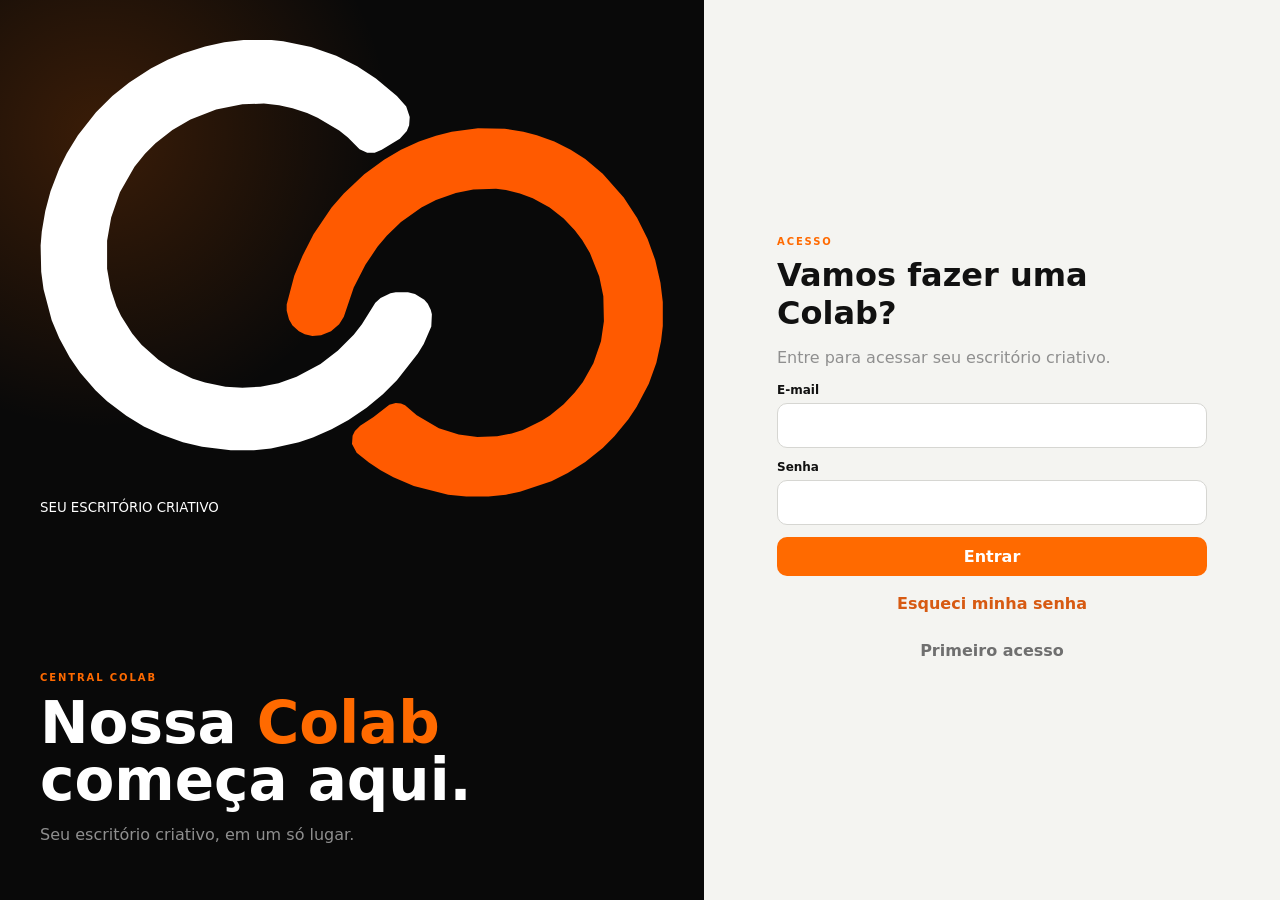
<file: index.html>
<!doctype html><html lang="pt-BR"><head><meta charset="utf-8"><meta name="viewport" content="width=device-width,initial-scale=1,viewport-fit=cover"><meta name="theme-color" content="#0c0c0c"><meta name="colab-version" content="7.45-client-overview"><meta name="colab-deploy" content="github-vercel"><title>COLAB</title><link rel="stylesheet" href="/base.css?v=667"><link rel="stylesheet" href="/processos.css?v=667"><link rel="stylesheet" href="/portal655.css?v=667"><link rel="stylesheet" href="/design656.css?v=667"><link rel="stylesheet" href="/ui668.css?v=668"><link rel="stylesheet" href="/ui670.css?v=730"><style>.v556-opening,.v557-opening{display:none!important;pointer-events:none!important}</style></head><body><div id="app"><div class="load"><div><div class="logo">CO<span>LAB</span></div><div class="bar"><i></i></div><p>Abrindo seu escritório criativo…</p></div></div></div><script src="/app-00.js?v=741"></script><script src="/app-01.js?v=667"></script><script src="/app-02.js?v=667"></script><script src="/app-03.js?v=737"></script><script src="/app-04.js?v=667"></script><script src="/app-05.js?v=667"></script><script src="/app-06.js?v=713"></script><script src="/processos.js?v=667"></script><script src="/metodo.js?v=667"></script><script src="/alme.js?v=739"></script><script src="/client-delivery.js?v=667"></script><script src="/ui668.js?v=668"></script><script src="/ui670.js?v=745"></script><script src="/hubfix.js?v=745"></script>
<script>boot();</script></body></html>
</file>
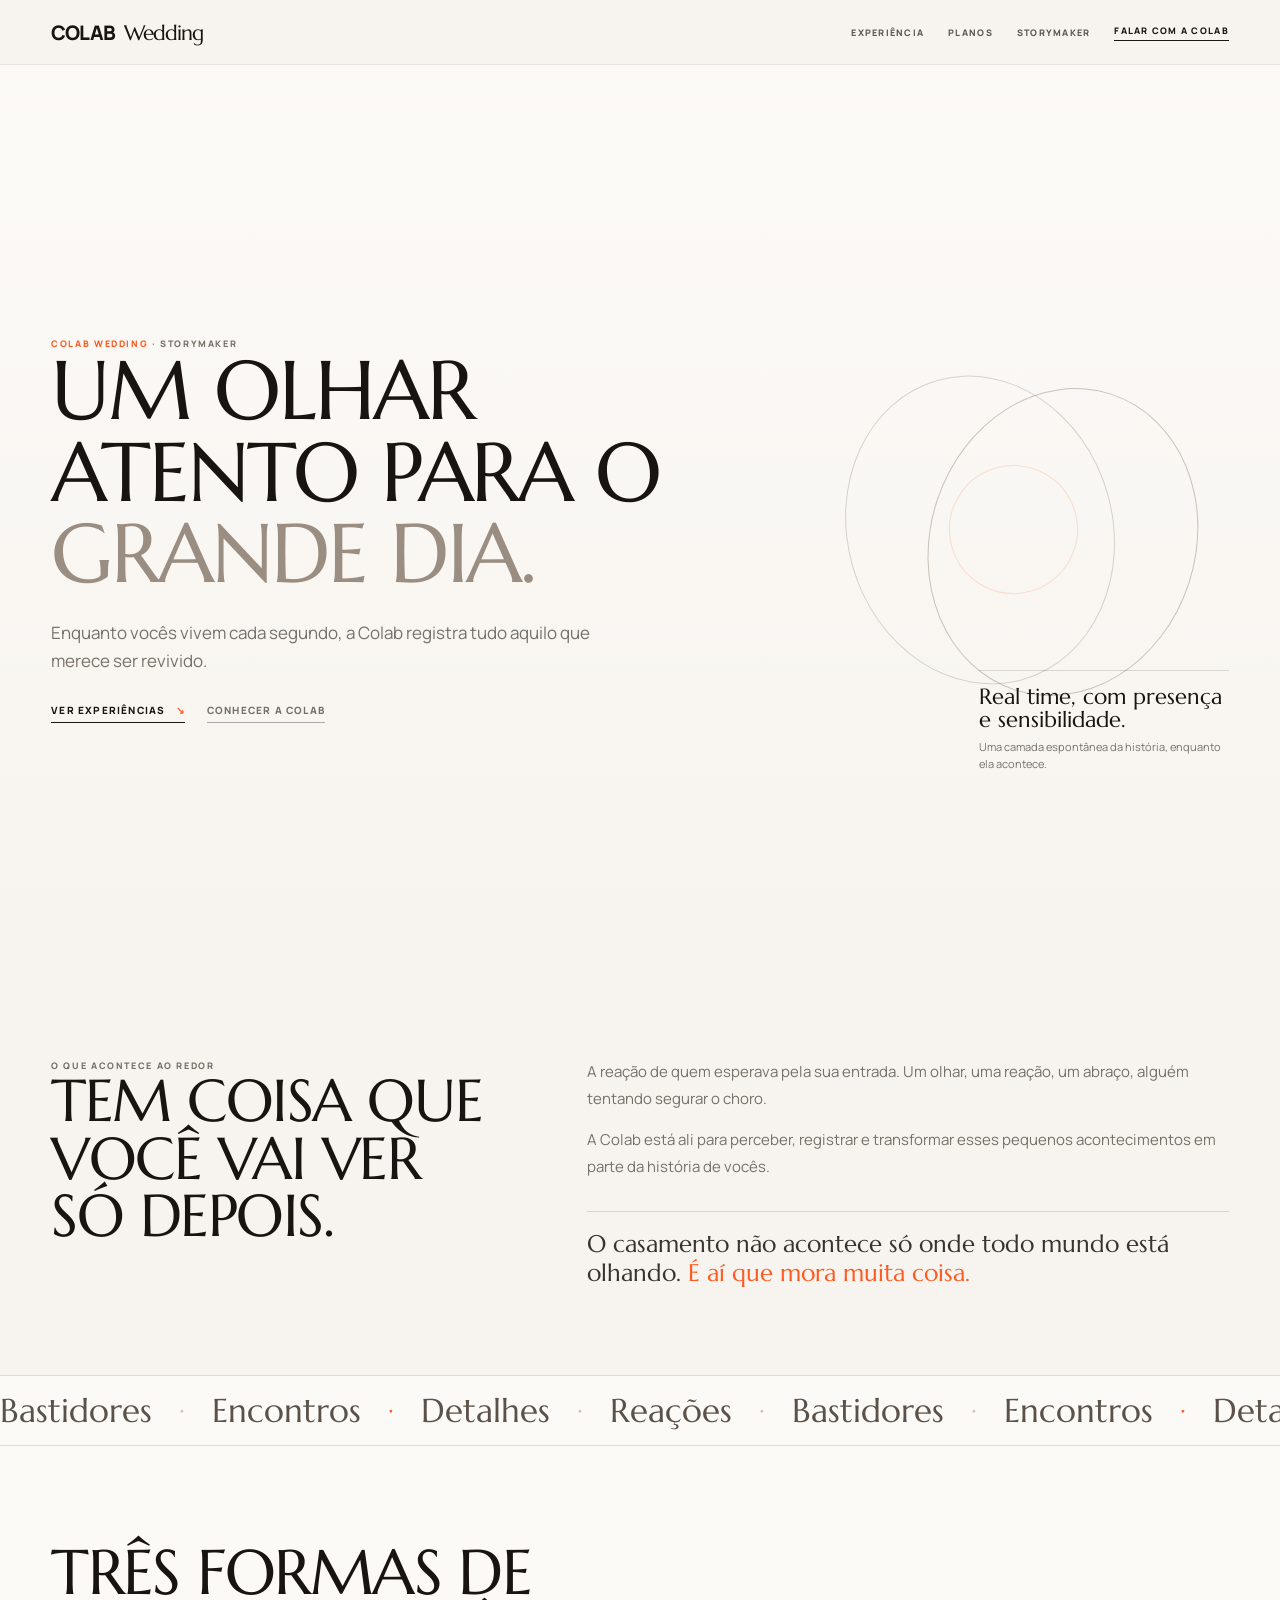
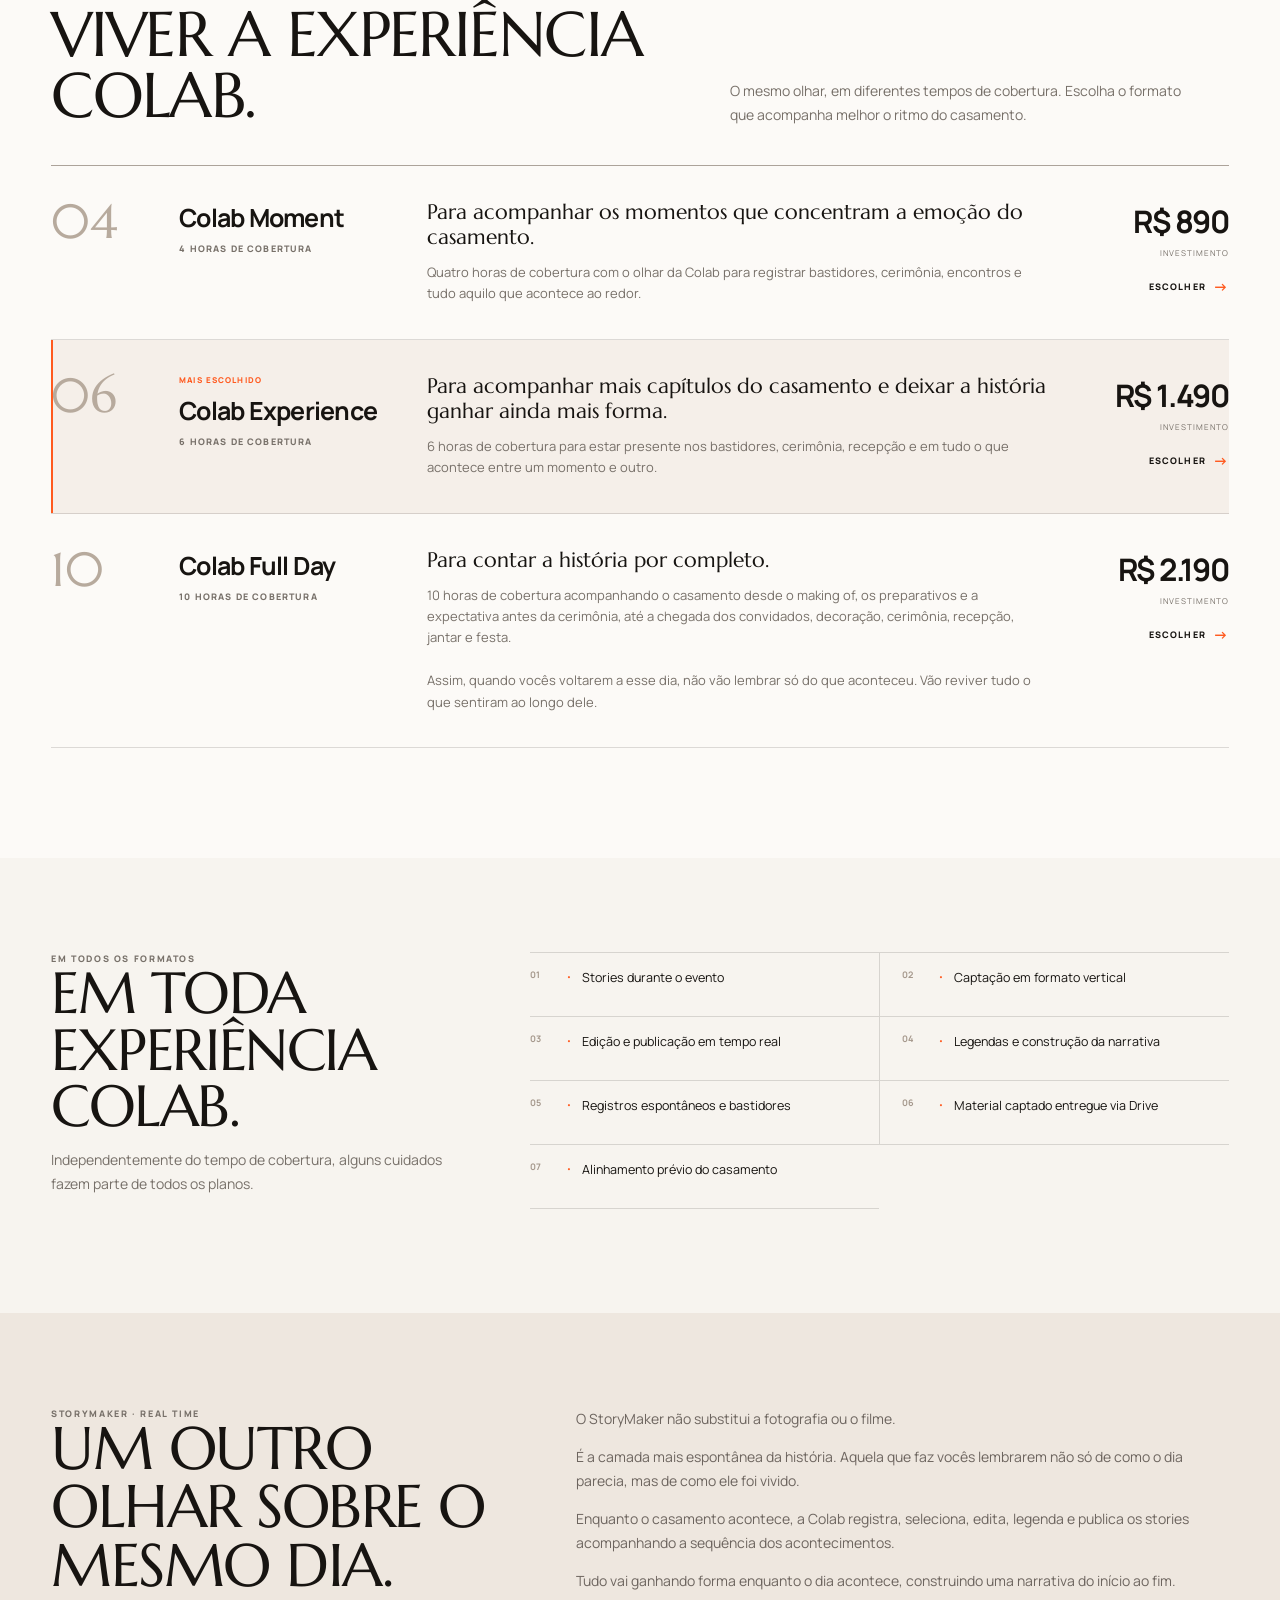
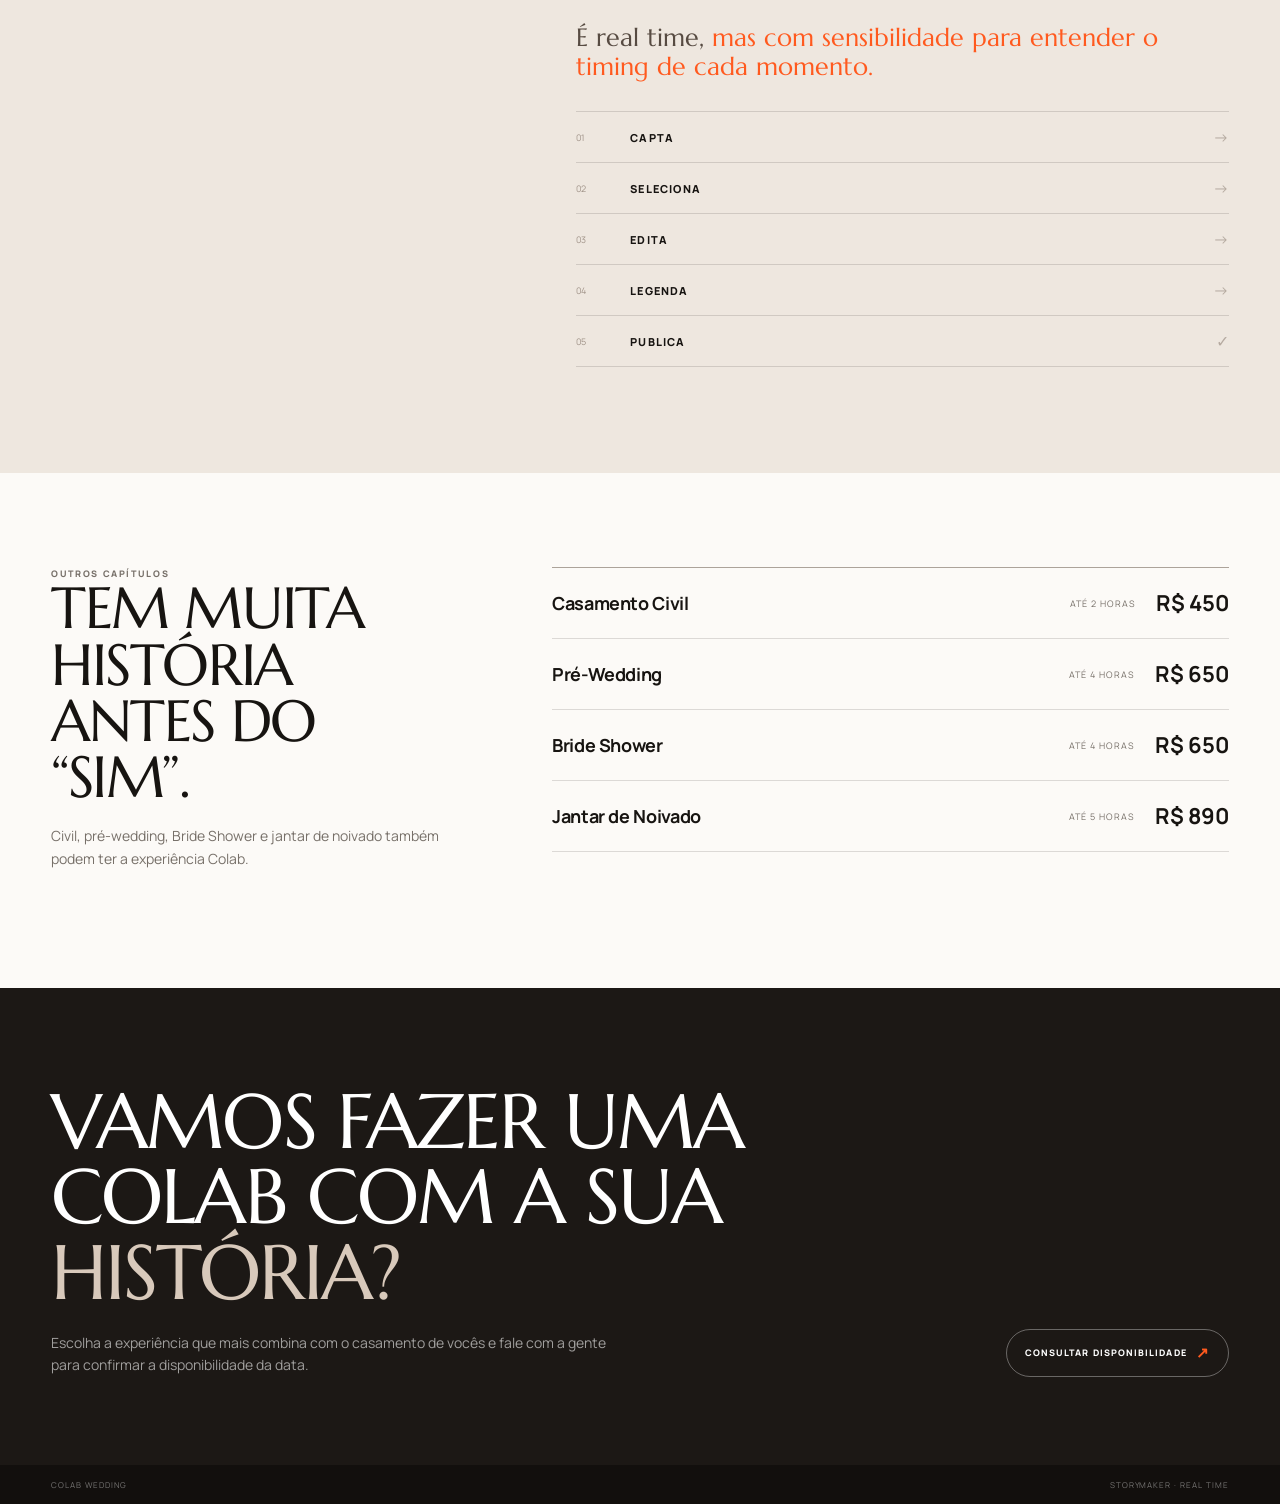
<file: wedding/index.html>
<!doctype html>
<html lang="pt-BR">
<head>
<meta charset="utf-8">
<meta name="viewport" content="width=device-width,initial-scale=1,viewport-fit=cover">
<meta name="theme-color" content="#f7f4ef">
<title>Colab Wedding</title>
<meta name="description" content="Colab Wedding — StoryMaker para casamentos.">
<link rel="preconnect" href="https://fonts.googleapis.com">
<link rel="preconnect" href="https://fonts.gstatic.com" crossorigin>
<link href="https://fonts.googleapis.com/css2?family=Manrope:wght@400;500;600;700;800&family=Marcellus&display=swap" rel="stylesheet">
<style>
:root{
  --ivory:#f7f4ef;
  --ivory2:#f0ebe4;
  --paper:#fcfaf7;
  --ink:#171411;
  --muted:#777069;
  --taupe:#cfc2b5;
  --taupe2:#ded5cb;
  --line:rgba(23,20,17,.14);
  --dark:#1c1815;
  --orange:#ff5a1f;
  --serif:"Marcellus",Georgia,serif;
  --sans:"Manrope",-apple-system,BlinkMacSystemFont,"Helvetica Neue",Arial,sans-serif;
  --max:1180px;
  --gutter:clamp(20px,4vw,58px);
}
*{box-sizing:border-box}
html{scroll-behavior:smooth;background:var(--ivory)}
body{margin:0;background:var(--ivory);color:var(--ink);font-family:var(--sans);overflow-x:hidden}
a{color:inherit;text-decoration:none}
button{font:inherit}
.wrap{width:min(var(--max),calc(100% - 2*var(--gutter)));margin:auto}
.reveal{opacity:0;transform:translateY(18px);transition:opacity .75s ease,transform .75s cubic-bezier(.2,.7,.2,1)}
.reveal.show{opacity:1;transform:none}
.kicker{font-size:9px;text-transform:uppercase;letter-spacing:.18em;font-weight:800;color:var(--muted)}
.kicker b{color:var(--orange);font-weight:800}
.display{font-family:var(--serif);font-weight:400;letter-spacing:-.025em;line-height:.98;margin:0}
.muted{color:var(--muted)}
header{position:sticky;top:0;z-index:100;background:rgba(247,244,239,.93);backdrop-filter:blur(18px);border-bottom:1px solid rgba(23,20,17,.07)}
.nav{height:64px;display:flex;align-items:center;justify-content:space-between;gap:20px}
.brand{font-size:20px;font-weight:800;letter-spacing:-.045em}
.brand span{font-family:var(--serif);font-weight:400;margin-left:6px;font-size:21px}
.nav-links{display:flex;gap:24px;align-items:center}
.nav-links a{font-size:9px;text-transform:uppercase;letter-spacing:.14em;font-weight:800;color:#5e5852}
.nav-links .cta{border-bottom:1px solid var(--ink);padding-bottom:3px;color:var(--ink)}
.menu{display:none;border:0;background:transparent;width:42px;height:42px;padding:0}
.menu:before,.menu:after,.menu span{content:"";display:block;width:22px;height:1px;background:var(--ink);margin:5px auto}
.mobile-nav{display:none;position:fixed;inset:64px 0 0;z-index:90;background:var(--ivory);padding:26px var(--gutter)}
.mobile-nav.open{display:flex;flex-direction:column}
.mobile-nav a{font-family:var(--serif);font-size:31px;padding:15px 0;border-bottom:1px solid var(--line)}
.hero{position:relative;overflow:hidden;padding:76px 0 58px;background:linear-gradient(180deg,var(--paper),var(--ivory))}
.hero-grid{display:grid;grid-template-columns:minmax(0,1.1fr) minmax(300px,.7fr);gap:72px;align-items:center;min-height:calc(100svh - 122px)}
.hero-copy{position:relative;z-index:2}
.hero h1{font-size:clamp(54px,6.5vw,86px);max-width:820px}
.hero h1 em{font-style:normal;color:#9a8d82}
.hero-sub{font-size:17px;line-height:1.66;color:var(--muted);max-width:600px;margin:24px 0 0}
.hero-actions{display:flex;gap:22px;align-items:center;flex-wrap:wrap;margin-top:28px}
.hero-link{font-size:10px;text-transform:uppercase;letter-spacing:.12em;font-weight:800;padding-bottom:5px;border-bottom:1px solid var(--ink)}
.hero-link.secondary{color:var(--muted);border-color:#aaa}
.hero-link b{color:var(--orange);margin-left:7px}
.hero-side{position:relative;height:520px;display:grid;place-items:center}
.rings{position:relative;width:min(32vw,380px);aspect-ratio:1}
.ring{position:absolute;border:1px solid rgba(86,75,65,.22);border-radius:50%;width:70%;height:82%;top:9%;left:6%;transform:rotate(-16deg)}
.ring.r2{left:28%;top:12%;border-color:rgba(156,139,123,.5);transform:rotate(18deg)}
.ring.r3{width:34%;height:34%;left:33%;top:33%;border-color:rgba(255,90,31,.3);opacity:.58}
.hero-note{position:absolute;right:0;bottom:18px;width:250px;padding-top:14px;border-top:1px solid var(--line)}
.hero-note strong{font-family:var(--serif);font-size:22px;font-weight:400;display:block;line-height:1.05}
.hero-note span{display:block;font-size:11px;line-height:1.5;color:var(--muted);margin-top:8px}
.intro{padding:82px 0 88px;background:var(--ivory)}
.intro-grid{display:grid;grid-template-columns:.82fr 1.18fr;gap:90px;align-items:start}
.intro h2{font-size:clamp(40px,4.6vw,62px);max-width:560px}
.intro-copy{font-size:15px;line-height:1.78;color:var(--muted);max-width:650px}
.intro-copy p{margin:0 0 15px}
.intro-pull{margin-top:30px;padding-top:18px;border-top:1px solid var(--line);font-family:var(--serif);font-size:24px;line-height:1.2;color:#3a332d}
.intro-pull b{color:var(--orange);font-weight:400}
.motion{overflow:hidden;border-top:1px solid var(--line);border-bottom:1px solid var(--line);background:var(--paper)}
.motion-track{width:max-content;display:flex;align-items:center;gap:26px;padding:14px 0;animation:slide 24s linear infinite}
.motion span{font-family:var(--serif);font-size:33px;white-space:nowrap;color:#5b5148}
.motion i{font-style:normal;color:var(--taupe);font-size:12px}
.motion .micro{color:var(--orange)}
@keyframes slide{to{transform:translateX(-50%)}}
.plans{padding:96px 0 110px;background:var(--paper)}
.plans-head{display:grid;grid-template-columns:1.1fr .9fr;gap:70px;align-items:end;margin-bottom:38px}
.plans h2{font-size:clamp(42px,4.9vw,66px);max-width:690px}
.plans-head p{font-size:14px;line-height:1.7;color:var(--muted);max-width:470px;margin:0}
.plan-list{border-top:1px solid #aca39a}
.plan{position:relative;display:grid;grid-template-columns:100px 220px minmax(0,1fr) 150px;gap:28px;padding:34px 0;border-bottom:1px solid var(--line);align-items:start;overflow:hidden}
.plan:before{content:"";position:absolute;inset:0 auto 0 0;width:0;background:rgba(207,194,181,.22);transition:.35s ease;z-index:0}
.plan:hover:before{width:100%}
.plan>*{position:relative;z-index:1}
.plan.featured{background:#f5efe9}
.plan.featured:after{content:"";position:absolute;left:0;top:0;bottom:0;width:2px;background:var(--orange)}
.plan-hour{font-family:var(--serif);font-size:48px;line-height:.9;color:#b7aa9d}
.plan-name{font-size:25px;font-weight:700;letter-spacing:-.03em}
.plan-tag{font-size:9px;text-transform:uppercase;letter-spacing:.13em;color:var(--muted);margin-top:7px;font-weight:800}
.plan-badge{font-size:8px;text-transform:uppercase;letter-spacing:.14em;color:var(--orange);font-weight:800;margin-bottom:8px}
.plan-copy strong{display:block;font-family:var(--serif);font-size:21px;line-height:1.22;font-weight:400;margin-bottom:11px}
.plan-copy p{font-size:13px;line-height:1.65;color:var(--muted);margin:0;max-width:650px}
.plan-side{text-align:right}
.price{font-size:31px;font-weight:700;letter-spacing:-.04em}
.plan-side small{display:block;font-size:8px;text-transform:uppercase;letter-spacing:.12em;color:var(--muted);margin-top:5px}
.choose{display:inline-flex;gap:7px;align-items:center;margin-top:18px;font-size:9px;text-transform:uppercase;letter-spacing:.12em;font-weight:800}
.choose b{color:var(--orange);font-size:15px}
.included{padding:94px 0 104px;background:var(--ivory)}
.included-grid{display:grid;grid-template-columns:.72fr 1.28fr;gap:86px}
.included h2{font-size:clamp(38px,4.5vw,58px);max-width:500px}
.included-copy p{font-size:14px;line-height:1.65;color:var(--muted);max-width:440px}
.included-list{display:grid;grid-template-columns:1fr 1fr;border-top:1px solid var(--line)}
.inc{padding:16px 0;border-bottom:1px solid var(--line);font-size:12.5px;line-height:1.42;display:flex;gap:10px}
.inc:nth-child(odd){padding-right:22px}
.inc:nth-child(even){padding-left:22px;border-left:1px solid var(--line)}
.inc b{font-size:9px;color:#a5988c;flex:0 0 26px}
.inc .dot{color:var(--orange);font-size:9px;margin-top:2px}
.storymaker{padding:94px 0 106px;background:#eee7df;color:var(--ink)}
.story-grid{display:grid;grid-template-columns:.8fr 1.2fr;gap:90px}
.storymaker h2{font-size:clamp(39px,4.7vw,60px);max-width:570px}
.story-copy p{font-size:14px;line-height:1.72;color:#6d655f;margin:0 0 14px;max-width:680px}
.story-quote{font-family:var(--serif);font-size:25px;line-height:1.16;color:#574b42;margin-top:30px;max-width:620px}
.story-quote b{color:var(--orange);font-weight:400}
.steps{margin-top:30px;border-top:1px solid var(--line)}
.step{display:grid;grid-template-columns:42px 1fr auto;gap:12px;padding:14px 0;border-bottom:1px solid var(--line);align-items:center}
.step .nr{font-size:9px;color:#9f9287}
.step .label{font-size:11px;text-transform:uppercase;letter-spacing:.11em;font-weight:800}
.step .arrow{color:#b5aaa0}
.extras{padding:94px 0 104px;background:var(--paper)}
.extras-grid{display:grid;grid-template-columns:.76fr 1.24fr;gap:86px}
.extras h2{font-size:clamp(38px,4.5vw,58px);max-width:520px}
.extras-copy{font-size:14px;line-height:1.65;color:var(--muted);max-width:450px;margin-top:18px}
.extra-list{border-top:1px solid #aca39a}
.extra{border-bottom:1px solid var(--line)}
.extra summary{list-style:none;cursor:pointer;display:grid;grid-template-columns:1fr auto auto;gap:20px;align-items:center;padding:20px 0}
.extra summary::-webkit-details-marker{display:none}
.extra-name{font-size:18px;font-weight:700;letter-spacing:-.02em}
.extra-hours{font-size:9px;text-transform:uppercase;letter-spacing:.11em;color:var(--muted)}
.extra-price{font-size:22px;font-weight:700}
.extra-body{font-size:12.5px;line-height:1.6;color:var(--muted);padding:0 0 18px;max-width:680px}
.close{padding:96px 0 88px;background:var(--dark);color:#fff}
.close-grid{display:grid;grid-template-columns:1fr auto;gap:52px;align-items:end}
.close h2{font-size:clamp(48px,6vw,80px);max-width:920px}
.close h2 em{font-style:normal;font-family:var(--serif);font-weight:400;color:#d8c9bb}
.close p{font-size:14px;line-height:1.6;color:rgba(255,255,255,.58);max-width:580px;margin:22px 0 0}
.close-btn{min-height:48px;display:inline-flex;align-items:center;gap:9px;padding:0 18px;border:1px solid rgba(255,255,255,.34);border-radius:999px;font-size:9px;text-transform:uppercase;letter-spacing:.12em;font-weight:800;white-space:nowrap}
.close-btn b{color:var(--orange);font-size:15px}
footer{background:#120f0d;color:rgba(255,255,255,.42);padding:14px 0}
.footer{display:flex;justify-content:space-between;gap:18px;font-size:8px;text-transform:uppercase;letter-spacing:.12em}
@media(max-width:840px){
  :root{--gutter:20px}
  .nav{height:58px}.nav-links{display:none}.menu{display:block}
  .brand{font-size:18px}.brand span{font-size:19px}
  .mobile-nav{inset:58px 0 0}
  .hero{padding:36px 0 42px}
  .hero-grid{grid-template-columns:1fr;gap:22px;min-height:auto}
  .hero h1{font-size:39px;line-height:.98;max-width:94%}
  .hero-sub{font-size:14.5px;line-height:1.62;max-width:94%}
  .hero-side{height:260px;order:-1;margin-top:10px}
  .rings{width:250px}
  .hero-note{width:205px;right:0;bottom:0}
  .hero-note strong{font-size:18px}
  .hero-note span{font-size:10.5px}
  .hero-actions{margin-top:24px}
  .hero-link{font-size:9px}
  .intro{padding:66px 0 58px}
  .intro-grid,.plans-head,.included-grid,.story-grid,.extras-grid{grid-template-columns:1fr;gap:24px}
  .intro h2,.plans h2,.included h2,.storymaker h2,.extras h2{font-size:32px;line-height:1}
  .intro-copy{font-size:14px}
  .intro-pull{font-size:20px}
  .motion-track{gap:19px;padding:11px 0;animation-duration:18s}
  .motion span{font-size:27px}
  .plans{padding:68px 0 78px}
  .plans-head{margin-bottom:26px}
  .plans-head p{font-size:13px}
  .plan{grid-template-columns:48px 1fr auto;gap:12px;padding:24px 0}
  .plan.featured{margin-inline:-20px;padding-inline:20px}
  .plan-hour{font-size:34px}
  .plan-name{font-size:22px}
  .plan-tag{font-size:8px}
  .plan-copy{grid-column:2/-1}
  .plan-copy strong{font-size:18px}
  .plan-copy p{font-size:12.7px}
  .plan-side{grid-column:3;grid-row:1;text-align:right}
  .price{font-size:27px}
  .choose{margin-top:12px}
  .included{padding:68px 0 74px}
  .included-copy p{font-size:13px}
  .included-list{grid-template-columns:1fr}
  .inc:nth-child(odd),.inc:nth-child(even){padding:14px 0;border-left:0}
  .storymaker{padding:68px 0 74px}
  .story-copy p{font-size:13.3px}
  .story-quote{font-size:21px}
  .step{padding:13px 0}
  .extras{padding:68px 0 74px}
  .extras-copy{font-size:13px}
  .extra summary{grid-template-columns:1fr auto;gap:6px 14px}
  .extra-hours{grid-column:1;grid-row:2}
  .extra-price{grid-column:2;grid-row:1/3;align-self:center}
  .extra-body{font-size:12px}
  .close{padding:70px 0 64px}
  .close-grid{grid-template-columns:1fr;gap:28px}
  .close h2{font-size:38px;line-height:.98}
  .close p{font-size:13px}
  .close-btn{width:max-content}
  .footer{font-size:7px}
}
@media(max-width:380px){
  .hero h1{font-size:36px}
  .plan{grid-template-columns:42px 1fr}
  .plan-side{grid-column:2;grid-row:auto;text-align:left}
  .plan-copy{grid-column:2}
}
@media(prefers-reduced-motion:reduce){
  *{animation:none!important;transition:none!important;scroll-behavior:auto!important}
  .reveal{opacity:1!important;transform:none!important}
}
</style>
</head>
<body>
<header>
  <div class="wrap nav">
    <a class="brand" href="#top">COLAB <span>Wedding</span></a>
    <nav class="nav-links">
      <a href="#experiencia">Experiência</a>
      <a href="#planos">Planos</a>
      <a href="#storymaker">StoryMaker</a>
      <a class="cta" href="#contato">Falar com a Colab</a>
    </nav>
    <button class="menu" aria-label="Abrir menu"><span></span></button>
  </div>
</header>
<div class="mobile-nav">
  <a href="#experiencia">Experiência</a>
  <a href="#planos">Planos</a>
  <a href="#storymaker">StoryMaker</a>
  <a href="#outros">Outros momentos</a>
</div>
<main id="top">
<section class="hero">
  <div class="wrap hero-grid">
    <div class="hero-copy reveal">
      <div class="kicker"><b>COLAB WEDDING</b> · STORYMAKER</div>
      <h1 class="display">UM OLHAR ATENTO PARA O <em>GRANDE DIA.</em></h1>
      <p class="hero-sub">Enquanto vocês vivem cada segundo, a Colab registra tudo aquilo que merece ser revivido.</p>
      <div class="hero-actions">
        <a class="hero-link" href="#planos">VER EXPERIÊNCIAS <b>↘</b></a>
        <a class="hero-link secondary" href="#experiencia">CONHECER A COLAB</a>
      </div>
    </div>
    <div class="hero-side reveal" aria-hidden="true">
      <div class="rings"><div class="ring"></div><div class="ring r2"></div><div class="ring r3"></div></div>
      <div class="hero-note"><strong>Real time, com presença e sensibilidade.</strong><span>Uma camada espontânea da história, enquanto ela acontece.</span></div>
    </div>
  </div>
</section>
<section class="intro" id="experiencia">
  <div class="wrap intro-grid">
    <div class="reveal"><div class="kicker">O QUE ACONTECE AO REDOR</div><h2 class="display">TEM COISA QUE VOCÊ VAI VER SÓ DEPOIS.</h2></div>
    <div class="reveal"><div class="intro-copy"><p>A reação de quem esperava pela sua entrada. Um olhar, uma reação, um abraço, alguém tentando segurar o choro.</p><p>A Colab está ali para perceber, registrar e transformar esses pequenos acontecimentos em parte da história de vocês.</p></div><div class="intro-pull">O casamento não acontece só onde todo mundo está olhando. <b>É aí que mora muita coisa.</b></div></div>
  </div>
</section>
<div class="motion" aria-hidden="true"><div class="motion-track"><span>Bastidores</span><i>•</i><span>Encontros</span><i class="micro">•</i><span>Detalhes</span><i>•</i><span>Reações</span><i>•</i><span>Bastidores</span><i>•</i><span>Encontros</span><i class="micro">•</i><span>Detalhes</span><i>•</i><span>Reações</span><i>•</i></div></div>
<section class="plans" id="planos">
  <div class="wrap">
    <div class="plans-head reveal"><h2 class="display">TRÊS FORMAS DE VIVER A EXPERIÊNCIA COLAB.</h2><p>O mesmo olhar, em diferentes tempos de cobertura. Escolha o formato que acompanha melhor o ritmo do casamento.</p></div>
    <div class="plan-list">
      <article class="plan reveal"><div class="plan-hour">04</div><div><div class="plan-name">Colab Moment</div><div class="plan-tag">4 horas de cobertura</div></div><div class="plan-copy"><strong>Para acompanhar os momentos que concentram a emoção do casamento.</strong><p>Quatro horas de cobertura com o olhar da Colab para registrar bastidores, cerimônia, encontros e tudo aquilo que acontece ao redor.</p></div><div class="plan-side"><div class="price">R$ 890</div><small>investimento</small><a class="choose" href="https://wa.me/5549991070654?text=Oi%21%20Quero%20escolher%20o%20Colab%20Moment." target="_blank" rel="noopener">ESCOLHER <b>→</b></a></div></article>
      <article class="plan featured reveal"><div class="plan-hour">06</div><div><div class="plan-badge">Mais escolhido</div><div class="plan-name">Colab Experience</div><div class="plan-tag">6 horas de cobertura</div></div><div class="plan-copy"><strong>Para acompanhar mais capítulos do casamento e deixar a história ganhar ainda mais forma.</strong><p>6 horas de cobertura para estar presente nos bastidores, cerimônia, recepção e em tudo o que acontece entre um momento e outro.</p></div><div class="plan-side"><div class="price">R$ 1.490</div><small>investimento</small><a class="choose" href="https://wa.me/5549991070654?text=Oi%21%20Quero%20escolher%20o%20Colab%20Experience." target="_blank" rel="noopener">ESCOLHER <b>→</b></a></div></article>
      <article class="plan reveal"><div class="plan-hour">10</div><div><div class="plan-name">Colab Full Day</div><div class="plan-tag">10 horas de cobertura</div></div><div class="plan-copy"><strong>Para contar a história por completo.</strong><p>10 horas de cobertura acompanhando o casamento desde o making of, os preparativos e a expectativa antes da cerimônia, até a chegada dos convidados, decoração, cerimônia, recepção, jantar e festa.<br><br>Assim, quando vocês voltarem a esse dia, não vão lembrar só do que aconteceu. Vão reviver tudo o que sentiram ao longo dele.</p></div><div class="plan-side"><div class="price">R$ 2.190</div><small>investimento</small><a class="choose" href="https://wa.me/5549991070654?text=Oi%21%20Quero%20escolher%20o%20Colab%20Full%20Day." target="_blank" rel="noopener">ESCOLHER <b>→</b></a></div></article>
    </div>
  </div>
</section>
<section class="included">
  <div class="wrap included-grid">
    <div class="reveal"><div class="kicker">EM TODOS OS FORMATOS</div><h2 class="display">EM TODA EXPERIÊNCIA COLAB.</h2><div class="included-copy"><p>Independentemente do tempo de cobertura, alguns cuidados fazem parte de todos os planos.</p></div></div>
    <div class="included-list reveal">
      <div class="inc"><b>01</b><span class="dot">•</span><span>Stories durante o evento</span></div><div class="inc"><b>02</b><span class="dot">•</span><span>Captação em formato vertical</span></div><div class="inc"><b>03</b><span class="dot">•</span><span>Edição e publicação em tempo real</span></div><div class="inc"><b>04</b><span class="dot">•</span><span>Legendas e construção da narrativa</span></div><div class="inc"><b>05</b><span class="dot">•</span><span>Registros espontâneos e bastidores</span></div><div class="inc"><b>06</b><span class="dot">•</span><span>Material captado entregue via Drive</span></div><div class="inc"><b>07</b><span class="dot">•</span><span>Alinhamento prévio do casamento</span></div>
    </div>
  </div>
</section>
<section class="storymaker" id="storymaker">
  <div class="wrap story-grid">
    <div class="reveal"><div class="kicker">STORYMAKER · REAL TIME</div><h2 class="display">UM OUTRO OLHAR SOBRE O MESMO DIA.</h2></div>
    <div class="reveal"><div class="story-copy"><p>O StoryMaker não substitui a fotografia ou o filme.</p><p>É a camada mais espontânea da história. Aquela que faz vocês lembrarem não só de como o dia parecia, mas de como ele foi vivido.</p><p>Enquanto o casamento acontece, a Colab registra, seleciona, edita, legenda e publica os stories acompanhando a sequência dos acontecimentos.</p><p>Tudo vai ganhando forma enquanto o dia acontece, construindo uma narrativa do início ao fim.</p></div><div class="story-quote">É real time, <b>mas com sensibilidade para entender o timing de cada momento.</b></div><div class="steps"><div class="step"><span class="nr">01</span><span class="label">Capta</span><span class="arrow">→</span></div><div class="step"><span class="nr">02</span><span class="label">Seleciona</span><span class="arrow">→</span></div><div class="step"><span class="nr">03</span><span class="label">Edita</span><span class="arrow">→</span></div><div class="step"><span class="nr">04</span><span class="label">Legenda</span><span class="arrow">→</span></div><div class="step"><span class="nr">05</span><span class="label">Publica</span><span class="arrow">✓</span></div></div></div>
  </div>
</section>
<section class="extras" id="outros">
  <div class="wrap extras-grid">
    <div class="reveal"><div class="kicker">OUTROS CAPÍTULOS</div><h2 class="display">TEM MUITA HISTÓRIA ANTES DO “SIM”.</h2><p class="extras-copy">Civil, pré-wedding, Bride Shower e jantar de noivado também podem ter a experiência Colab.</p></div>
    <div class="extra-list reveal">
      <details class="extra"><summary><span class="extra-name">Casamento Civil</span><span class="extra-hours">até 2 horas</span><span class="extra-price">R$ 450</span></summary><div class="extra-body">Stories durante o evento · 1 Reel editado · Material via Drive.</div></details>
      <details class="extra"><summary><span class="extra-name">Pré-Wedding</span><span class="extra-hours">até 4 horas</span><span class="extra-price">R$ 650</span></summary><div class="extra-body">Stories/conteúdo vertical · 1 Reel editado · Registros espontâneos · Material via Drive.</div></details>
      <details class="extra"><summary><span class="extra-name">Bride Shower</span><span class="extra-hours">até 4 horas</span><span class="extra-price">R$ 650</span></summary><div class="extra-body">Stories durante o evento · 2 Reels editados · Registros espontâneos/trends · Material via Drive.</div></details>
      <details class="extra"><summary><span class="extra-name">Jantar de Noivado</span><span class="extra-hours">até 5 horas</span><span class="extra-price">R$ 890</span></summary><div class="extra-body">Stories durante o evento · 2 Reels editados · Registros espontâneos · Material via Drive.</div></details>
    </div>
  </div>
</section>
<section class="close" id="contato">
  <div class="wrap close-grid">
    <div class="reveal"><h2 class="display">VAMOS FAZER UMA COLAB COM A SUA <em>HISTÓRIA?</em></h2><p>Escolha a experiência que mais combina com o casamento de vocês e fale com a gente para confirmar a disponibilidade da data.</p></div>
    <a class="close-btn reveal" href="https://wa.me/5549991070654?text=Oi%21%20Quero%20consultar%20a%20disponibilidade%20da%20Colab%20Wedding." target="_blank" rel="noopener">CONSULTAR DISPONIBILIDADE <b>↗</b></a>
  </div>
</section>
</main>
<footer><div class="wrap footer"><span>Colab Wedding</span><span>StoryMaker · Real Time</span></div></footer>
<script>
const menu=document.querySelector('.menu');
const mobile=document.querySelector('.mobile-nav');
menu?.addEventListener('click',()=>{mobile.classList.toggle('open');document.body.style.overflow=mobile.classList.contains('open')?'hidden':''});
mobile?.querySelectorAll('a').forEach(a=>a.addEventListener('click',()=>{mobile.classList.remove('open');document.body.style.overflow=''}));
const io=new IntersectionObserver(entries=>{entries.forEach(e=>{if(e.isIntersecting){e.target.classList.add('show');io.unobserve(e.target)}})},{threshold:.08,rootMargin:'0px 0px -24px 0px'});
document.querySelectorAll('.reveal').forEach(el=>io.observe(el));
</script>
</body>
</html>
</file>
<file: base.css>
:root{--o:#ff6a00;--bg:#0c0c0c;--p:#151515;--p2:#1b1b1b;--l:#292929;--m:#8b8b8b;--g:#62c878;--y:#e1b94d;--r:#ef6a6a;--b:#72a7ff;--soft:#f4f4f1}*{box-sizing:border-box}html,body{margin:0;min-height:100%;font-family:Inter,system-ui,-apple-system,"Segoe UI",sans-serif;background:var(--bg);color:#fff}button,input,select,textarea{font:inherit}button{cursor:pointer}button:disabled{opacity:.55;cursor:wait}a{color:inherit}.logo{font-size:30px;font-weight:950;letter-spacing:1px}.logo span,.ey{color:var(--o)}.ey{font-size:10px;font-weight:900;letter-spacing:1.6px;text-transform:uppercase}.muted{color:var(--m)}.btn{border:0;border-radius:10px;padding:10px 13px;font-weight:800}.pri{background:var(--o);color:#fff}.ghost{background:transparent;border:1px solid #353535;color:#ddd}.danger{background:#2b1111;color:#ff9a9a;border:1px solid #542020}.small{padding:7px 9px;font-size:11px}.full{width:100%}.load{min-height:100vh;display:grid;place-items:center;text-align:center;background:radial-gradient(circle at 50% 45%,rgba(255,106,0,.15),transparent 30%),#0d0d0d}.load p{color:#777;font-weight:700}.bar{width:160px;height:3px;background:#222;border-radius:99px;overflow:hidden;margin:18px auto}.bar i{display:block;width:45%;height:100%;background:var(--o);animation:a 1s ease-in-out infinite}@keyframes a{from{transform:translateX(-110%)}to{transform:translateX(330%)}}.auth{min-height:100vh;display:grid;grid-template-columns:1.1fr .9fr}.brand{padding:40px;display:flex;flex-direction:column;justify-content:space-between;background:radial-gradient(circle at 14% 15%,rgba(255,106,0,.2),transparent 30%),#090909}.brand h1{font-size:58px;line-height:.98;margin:10px 0}.brand h1 em{font-style:normal;color:var(--o)}.login{display:grid;place-items:center;background:var(--soft);color:#111;padding:26px}.authcard{width:min(430px,100%)}.authcard h2{font-size:32px;margin:7px 0}.field{display:flex;flex-direction:column;gap:6px;margin:12px 0}.field label{font-size:12px;font-weight:700}.field input,.field select,.field textarea{padding:12px;border:1px solid #d6d6d2;border-radius:10px;background:#fff;color:#111}.msg{padding:10px;background:#ffe7d9;color:#963200;border-radius:10px;font-size:12px}.shell{display:flex;min-height:100vh}.side{position:fixed;inset:0 auto 0 0;width:240px;background:#090909;border-right:1px solid #222;padding:20px 14px;display:flex;flex-direction:column;z-index:10}.side .logo{font-size:24px;padding:4px 10px 22px}.nav{display:flex;flex-direction:column;gap:4px;overflow:auto}.nav button{border:0;background:transparent;color:#999;text-align:left;padding:11px 13px;border-radius:10px}.nav button.on{background:#1b120e;color:#fff;box-shadow:inset 3px 0 var(--o)}.foot{margin-top:auto;color:#666;font-size:10px}.main{margin-left:240px;width:calc(100% - 240px);padding:26px}.top,.toolbar,.head{display:flex;align-items:center;justify-content:space-between;gap:10px}.top{margin-bottom:20px}.top h1{margin:4px 0}.hero,.panel,.stat,.client-card,.task,.lib,.finance-card{background:var(--p);border:1px solid var(--l);border-radius:17px}.hero{padding:25px;display:flex;justify-content:space-between;align-items:end}.hero h2{font-size:34px;margin:6px 0}.quick{display:flex;gap:7px;flex-wrap:wrap}.quick .btn{display:flex;flex-direction:column;align-items:center;justify-content:center;gap:2px;min-height:76px;line-height:1.05}.quickplus{display:block;font-size:22px;line-height:1;font-weight:900}.stats{display:grid;grid-template-columns:repeat(4,1fr);gap:12px;margin:15px 0}.stat{padding:16px;display:flex;flex-direction:column}.stat span{font-size:12px;color:#888}.stat b{font-size:28px;margin:8px 0}.stat small{color:#777}.grid2{display:grid;grid-template-columns:1fr 1fr;gap:14px;margin:14px 0}.grid3{display:grid;grid-template-columns:repeat(3,1fr);gap:12px;margin:14px 0}.panel{padding:17px}.panel h3{margin:6px 0 12px}.row{display:grid;grid-template-columns:auto 1fr auto;align-items:center;gap:10px;padding:12px 0;border-top:1px solid #252525}.row:first-child{border-top:0}.row .grow{display:flex;flex-direction:column;gap:3px}.row small{color:#777}.dot{width:9px;height:9px;border-radius:50%;background:var(--o)}.dot.g{background:var(--g)}.dot.y{background:var(--y)}.dot.r{background:var(--r)}.tag{display:inline-flex;align-items:center;border:1px solid #333;border-radius:999px;padding:5px 8px;font-size:10px;color:#aaa;white-space:nowrap}.tag.g{color:#76d38d;background:#102217}.tag.y{color:#e0c25e;background:#2d260d}.tag.r{color:#ff9999;background:#2b1010}.tag.o{color:#ff9b63;background:#32180b}.tag.b{color:#9bc0ff;background:#10213b}.clients,.libs{display:grid;grid-template-columns:repeat(3,1fr);gap:12px}.client-card,.lib{padding:16px}.client-card{cursor:pointer}.client-card:hover{border-color:#444}.avatar{width:42px;height:42px;border-radius:12px;background:#27150c;color:var(--o);display:grid;place-items:center;font-weight:900}.services,.chips{display:flex;gap:5px;flex-wrap:wrap}.kan{display:grid;grid-template-columns:repeat(4,1fr);gap:10px}.col{background:#121212;border:1px solid #242424;border-radius:14px;padding:10px;min-height:390px}.task{padding:12px;border-left:3px solid var(--o);margin:8px 0;cursor:pointer}.task b{display:block;margin:5px 0}.task select{width:100%;background:#101010;color:#aaa;border:1px solid #333;border-radius:8px;padding:7px;margin-top:8px}.filters{display:flex;gap:8px;flex-wrap:wrap;margin:10px 0 15px}.filters select,.filters input,.tabs button{background:#131313;color:#ddd;border:1px solid #303030;border-radius:10px;padding:9px 10px}.tabs{display:flex;gap:6px}.tabs button.on{background:#29160c;border-color:#5a2a11;color:#ff9860}.calendar{display:grid;grid-template-columns:repeat(7,1fr);border-top:1px solid #252525;border-left:1px solid #252525}.weekday{padding:8px;font-size:10px;color:#777;text-align:center;border-right:1px solid #252525;border-bottom:1px solid #252525}.day{min-height:120px;border-right:1px solid #252525;border-bottom:1px solid #252525;padding:7px;overflow:hidden}.day.dim{opacity:.32}.day>b{font-size:11px;color:#888}.calitem{display:block;background:#23140d;border-left:3px solid var(--o);border-radius:7px;padding:5px 6px;margin-top:5px;font-size:10px;line-height:1.25;cursor:pointer}.calitem.event{background:#111e2b;border-left-color:var(--b)}.calitem.taskc{background:#26210d;border-left-color:var(--y)}.calitem.money{background:#0f2217;border-left-color:var(--g)}.calitem.contract{background:#21172b;border-left-color:#c084fc}.strategy{padding:18px;border:1px solid #30231d;background:linear-gradient(130deg,#1c120d,#151515 55%);border-radius:16px;margin-bottom:14px}.strategy h3{font-size:22px;margin:5px 0}.pillarbar{margin:13px 0}.pillarline{display:grid;grid-template-columns:1fr auto;gap:12px;align-items:start}.pillarname{display:block;font-size:15px;font-weight:850;color:#fff}.pillarpurpose{display:block;margin-top:3px;color:#7f7f7f;font-size:10px;line-height:1.35}.pillarcount{font-size:12px;font-weight:850;color:#ddd;padding-top:1px}.pillarbar .progress{margin-top:8px}.progress{height:6px;border-radius:99px;background:#2a2a2a;overflow:hidden}.progress i{display:block;height:100%;background:var(--o)}.content-list article{padding:13px 0;border-top:1px solid #252525;cursor:pointer}.content-list article:first-child{border-top:0}.content-row{border-left:3px solid transparent;padding-left:10px!important}.content-row.status-published{border-left-color:var(--g)}.content-row.status-scheduled{border-left-color:var(--b)}.content-row.status-approval{border-left-color:var(--y)}.content-row.status-changes_requested{border-left-color:var(--r)}.content-row.status-production,.content-row.status-editing{border-left-color:var(--o)}.content-row.status-idea{border-left-color:#555}.content-status-dot{width:8px!important;height:8px!important;min-width:8px!important;min-height:8px!important;padding:0!important;border:0!important;border-radius:50%!important;display:inline-block!important;flex:0 0 8px!important}.content-status-dot.st-idea{background:#666}.content-status-dot.st-production,.content-status-dot.st-editing{background:var(--o)}.content-status-dot.st-approval{background:var(--y)}.content-status-dot.st-changes{background:var(--r)}.content-status-dot.st-scheduled{background:var(--b)}.content-status-dot.st-published{background:var(--g)}.content-status-legend{display:grid;grid-template-columns:repeat(3,minmax(0,1fr));gap:7px;margin:10px 0 13px}.content-status-legend span{display:flex;align-items:center;gap:7px;min-height:34px;border:1px solid #2c2c2c;background:#121212;border-radius:10px;padding:7px 9px;color:#8b8b8b;font-size:9px;font-weight:800;line-height:1.15}@media(max-width:760px){.content-status-legend{grid-template-columns:repeat(2,minmax(0,1fr))}.content-status-legend span{min-height:38px}}.content-calendar-heading{margin:15px 0 8px;padding:0 2px}.calitem.content-published{background:#102217;border-left-color:var(--g)}.calitem.content-scheduled{background:#10213b;border-left-color:var(--b)}.calitem.content-approval{background:#2d260d;border-left-color:var(--y)}.calitem.content-changes_requested{background:#2b1010;border-left-color:var(--r)}.calitem.content-production,.calitem.content-editing{background:#2a160b;border-left-color:var(--o)}.calitem.content-idea{background:#181818;border-left-color:#666}.shot{display:flex;gap:8px;padding:10px 0;border-top:1px solid #252525}.shot input{accent-color:var(--o)}.media{display:grid;grid-template-columns:repeat(4,1fr);gap:10px}.file{background:#151515;border:1px solid #292929;border-radius:14px;padding:12px;overflow:hidden}.preview{aspect-ratio:1;border-radius:10px;background:linear-gradient(135deg,#292929,#111);display:grid;place-items:center;font-size:28px;color:#666;overflow:hidden;margin-bottom:8px}.preview img,.preview video{width:100%;height:100%;object-fit:cover}.drop{border:1px dashed #454545;border-radius:14px;padding:20px;text-align:center;color:#888}.drop input{display:none}.idea{padding:15px;border:1px solid #292929;border-radius:14px;background:#151515}.idea.new{border-left:3px solid var(--o)}.idea p{color:#aaa}.finance-head{display:grid;grid-template-columns:repeat(4,1fr);gap:10px;margin:14px 0}.finance-card{padding:15px}.finance-card span{color:#888;font-size:11px}.finance-card b{display:block;font-size:24px;margin-top:6px}.moneypos{color:#7bdc91}.moneyneg{color:#ff8f8f}.contract-progress{padding:13px;background:#111;border-radius:12px;margin-top:10px}.modalbg{position:fixed;inset:0;background:#000c;display:grid;place-items:center;padding:14px;z-index:40}.modal{width:min(620px,100%);max-height:94vh;overflow:auto;background:#171717;border:1px solid #333;border-radius:18px;padding:20px}.modal.wide{width:min(850px,100%)}.modal .field input,.modal .field select,.modal .field textarea{background:#0f0f0f;color:#fff;border-color:#333}.formgrid{display:grid;grid-template-columns:1fr 1fr;gap:10px}.actions{display:flex;gap:8px;justify-content:flex-end;flex-wrap:wrap;margin-top:14px}.toast{position:fixed;right:18px;bottom:18px;background:#fff;color:#111;padding:10px 13px;border-radius:10px;z-index:60;box-shadow:0 8px 30px #0007}.moregrid{display:grid;grid-template-columns:repeat(3,1fr);gap:10px}.moregrid button{background:#161616;border:1px solid #2b2b2b;color:#fff;padding:18px;border-radius:14px;text-align:left}.clientmode{background:var(--soft);color:#111}.clientmode .side{background:#fff;border-color:#ddd}.clientmode .nav button{color:#777}.clientmode .nav button.on{background:#fff0e7;color:#e65300}.clientmode .main{background:var(--soft);min-height:100vh}.clientmode .panel,.clientmode .hero,.clientmode .stat,.clientmode .idea,.clientmode .strategy{background:#fff;border-color:#ddd;color:#111}.clientmode .row,.clientmode .content-list article{border-color:#eee}.clientmode .muted,.clientmode .row small{color:#777}.clientmode .filters select,.clientmode .filters input,.clientmode .tabs button{background:#fff;color:#333;border-color:#ddd}.clientmode .calendar{border-color:#ddd}.clientmode .day,.clientmode .weekday{border-color:#ddd}.clientmode .calitem{color:#3b1c0d}.clientmode .calitem.event{color:#102743}.clientmode .drop{border-color:#ccc}.empty{color:#777;padding:18px 0}.note{padding:10px 12px;border-radius:10px;background:#20140e;color:#dca27f;font-size:12px}.timeline{position:relative}.timeline .row:before{content:"";width:2px;background:#333;position:absolute;left:17px}.desktop-only{display:block}.mobile-more{display:none}.splitline{height:1px;background:#292929;margin:15px 0}.assetmeta{display:flex;justify-content:space-between;gap:8px;align-items:center}.month-preview{display:grid;grid-template-columns:repeat(4,minmax(0,1fr));gap:12px}.month-card{border:1px solid #292929;border-radius:16px;background:#151515;overflow:hidden;cursor:pointer}.month-thumb{aspect-ratio:4/5;background:linear-gradient(135deg,#2b2b2b,#111);display:grid;place-items:center;color:#777;font-size:28px;overflow:hidden}.month-thumb img,.month-thumb video{width:100%;height:100%;object-fit:cover}.month-info{padding:11px}.month-info b{display:block;font-size:13px;line-height:1.25;margin:6px 0}.month-info small{display:block;color:#888;font-size:10px;margin-bottom:7px}.month-card:hover{border-color:#444}.clientmode .month-card{background:#fff;border-color:#ddd;color:#111}.clientmode .month-info small{color:#777}.kpiwarn{font-size:11px;color:#f0ba56}.clientmode .kpiwarn{color:#a76a00}@media(max-width:900px){.clients,.libs,.grid3,.moregrid{grid-template-columns:1fr 1fr}.finance-head{grid-template-columns:1fr 1fr}.kan{grid-template-columns:1fr 1fr}.media{grid-template-columns:1fr 1fr}.month-preview{grid-template-columns:repeat(3,minmax(0,1fr))}}@media(max-width:760px){.auth{grid-template-columns:1fr}.brand{min-height:42vh;padding:26px}.brand h1{font-size:44px}.side{top:auto;bottom:0;width:100%;height:72px;padding:7px;flex-direction:row}.side>.logo,.foot{display:none}.nav{flex-direction:row;width:100%;justify-content:space-around;overflow:visible}.nav button{font-size:10px;padding:7px 5px;min-width:52px;text-align:center;display:flex;flex-direction:column;align-items:center;justify-content:center;gap:3px}.nav button b{font-size:18px;line-height:1}.nav button span{display:block;font-size:9px;font-weight:750;line-height:1.1}.nav button:nth-child(n+7){display:none}.nav button{min-width:46px}.nav button span{font-size:8px}.main{margin:0 0 72px;width:100%;padding:13px}.stats,.grid2,.grid3,.clients,.libs,.kan,.media,.moregrid,.formgrid{grid-template-columns:1fr}.finance-head{grid-template-columns:1fr 1fr}.hero{align-items:flex-start;flex-direction:column;gap:12px}.hero h2{font-size:29px}.toolbar{align-items:flex-start;flex-direction:column}.calendar{grid-template-columns:repeat(7,128px);overflow:auto}.desktop-only{display:none}.top h1{font-size:24px}.filters{overflow:auto;flex-wrap:nowrap}.filters select,.filters input{min-width:140px}.modal{padding:16px}.quick{width:100%}.quick .btn{flex:1}.day{min-height:110px}.month-preview{grid-template-columns:repeat(2,minmax(0,1fr));gap:8px}.month-info{padding:9px}}

.mode-on{display:inline-flex;align-items:center;gap:5px;margin-top:2px;font-size:16px;font-weight:800;color:#d5d5d5}.mode-on b{color:var(--o)}.mode-dot{width:8px;height:8px;border-radius:50%;background:var(--o);box-shadow:0 0 0 3px rgba(255,106,0,.12),0 0 10px rgba(255,106,0,.38);display:inline-block;margin-left:2px}.goalstrip{margin:14px 0}.goalstrip h3{margin:4px 0}.goalmini-grid{display:grid;grid-template-columns:repeat(4,1fr);gap:14px}.goalmini{min-width:0}.goalmini .head{margin-bottom:6px}.goalmini b{display:block;margin-top:7px;font-size:13px}.goalmini b span{color:#777;font-weight:600}.goalgrid{display:grid;grid-template-columns:repeat(2,1fr);gap:12px;margin:14px 0}.goalcard{padding:18px}.goalpercent{font-size:24px;color:var(--o)}.goalprogress{height:8px;margin:14px 0}.goalnumber{font-size:24px;font-weight:900;margin:8px 0 2px}.goalnumber span{font-size:12px;color:#777;font-weight:700}.goalhero{background:linear-gradient(135deg,#1c120d,#151515 58%)}.formgrid.compact .field{margin:7px 0}.client-objective{margin:10px 0;background:linear-gradient(135deg,#1c120d,#151515 65%)}
@media(max-width:820px){.goalmini-grid,.goalgrid{grid-template-columns:1fr 1fr}.goalstrip .head{align-items:flex-start}.goalmini b{font-size:12px}.goalnumber{font-size:21px}}
@media(max-width:480px){.goalmini-grid,.goalgrid{grid-template-columns:1fr}.mode-on{font-size:15px}}

.topactions{display:flex;align-items:center;gap:8px}.bell{position:relative;width:40px;height:40px;border:1px solid var(--line);background:#151515;color:#fff;border-radius:12px;font-size:18px;cursor:pointer}.bell:hover{border-color:#444}.bellbadge{position:absolute;right:-5px;top:-6px;min-width:19px;height:19px;padding:0 5px;border-radius:99px;background:var(--o);color:#fff;font-size:10px;font-weight:900;display:grid;place-items:center;border:2px solid #0d0d0d}.notification{display:flex;gap:11px;padding:13px 0;border-bottom:1px solid var(--line);cursor:pointer}.notification:last-child{border-bottom:0}.notification:hover{opacity:.82}.notification .nico{width:38px;height:38px;flex:0 0 38px;border-radius:11px;background:#1c120d;display:grid;place-items:center}.notification small{display:block;color:#777;margin-top:4px}.dangerzone{margin-top:14px;border:1px solid rgba(239,68,68,.24);background:rgba(239,68,68,.04)}.dangerzone h3{color:#ff9b9b}.btn.danger{background:transparent;border:1px solid rgba(239,68,68,.45);color:#ff8f8f}.btn.danger:hover{background:rgba(239,68,68,.09)}.archived{opacity:.62}

.revenue-strip{width:100%;border:1px solid #2a2a2a;background:linear-gradient(90deg,#171717,#121212);border-radius:16px;padding:11px 14px;margin:0 0 14px;display:flex;align-items:center;gap:12px;color:#fff;text-align:left;cursor:pointer}.revenue-strip:active{transform:scale(.997)}.revenue-badge{width:36px;height:36px;border-radius:12px;display:grid;place-items:center;background:var(--o);color:#fff;font-size:12px;font-weight:950;flex:0 0 auto}.revenue-main{display:block;min-width:0;flex:1}.revenue-copy{display:flex;align-items:center;justify-content:space-between;gap:12px;margin-bottom:7px}.revenue-copy>span{font-size:11px;font-weight:800;color:#aaa}.revenue-copy b{font-size:13px;white-space:nowrap}.revenue-copy em{font-style:normal;color:#777;font-weight:750}.revenue-progress{display:block;height:6px;background:#2a2a2a;border-radius:999px;overflow:hidden}.revenue-progress i{display:block;height:100%;background:var(--o);border-radius:999px}.lifetime-card{margin:14px 0;background:linear-gradient(135deg,#1b120d,#151515 64%)}
@media(max-width:760px){.revenue-strip{padding:10px 11px;border-radius:14px;gap:9px}.revenue-badge{width:32px;height:32px;border-radius:10px}.revenue-copy>span{font-size:10px}.revenue-copy b{font-size:11px}.revenue-progress{height:5px}}
.feed-panel{margin-top:4px}.feed-grid{display:grid;grid-template-columns:repeat(3,minmax(0,1fr));gap:3px;max-width:760px;margin:16px auto 0;background:#080808}.feed-cell{aspect-ratio:1/1;overflow:hidden;background:#1b1b1b;cursor:pointer;position:relative}.feed-media{width:100%;height:100%;display:grid;place-items:center;color:#666;font-weight:800;position:relative;overflow:hidden}.feed-media img,.feed-media video{width:100%;height:100%;object-fit:cover}.feed-media span{position:absolute;right:6px;top:6px;background:rgba(0,0,0,.65);color:#fff;border-radius:999px;padding:3px 6px;font-size:9px;text-transform:uppercase;letter-spacing:.05em}.feed-empty{grid-column:1/-1;padding:40px 16px}.revenue-strip{width:100%;border:1px solid #2a2a2a;background:#151515;color:#fff;border-radius:16px;padding:10px 14px;margin:0 0 14px;display:flex;align-items:center;gap:12px;text-align:left}.revenue-badge{display:grid;place-items:center;width:34px;height:34px;border-radius:50%;background:var(--o);font-size:12px;font-weight:950}.revenue-main{flex:1;min-width:0}.revenue-copy{display:flex;justify-content:space-between;gap:10px;align-items:center;font-size:11px;color:#888}.revenue-copy b{color:#fff;font-size:12px}.revenue-copy em{color:#777;font-style:normal}.revenue-progress{display:block;height:6px;background:#292929;border-radius:99px;overflow:hidden;margin-top:6px}.revenue-progress i{display:block;height:100%;background:var(--o);border-radius:99px}.nav button span{display:inline}.client-feedback{border-color:#4b2a18}@media(max-width:760px){.nav{overflow:hidden!important}.nav button{font-size:10px!important;display:flex!important;flex-direction:column;align-items:center;gap:3px;padding:7px 4px!important}.nav button:nth-child(n+6),.nav button.desktop-only{display:none!important}.nav button b{font-size:18px}.nav button span{display:block;font-size:9px;line-height:1}.revenue-copy{align-items:flex-start;flex-direction:column;gap:2px}.revenue-strip{border-radius:13px}.feed-grid{max-width:none;width:100%}}@media(max-width:760px){.modal{max-height:calc(100dvh - 110px);padding-bottom:calc(90px + env(safe-area-inset-bottom))}}

.ecosystem{margin:16px 0}.ecosystem-head{display:flex;align-items:end;justify-content:space-between;gap:12px;margin-bottom:10px}.service-grid{display:grid;grid-template-columns:repeat(auto-fit,minmax(190px,1fr));gap:10px}.service-card{background:linear-gradient(145deg,#181818,#121212);border:1px solid #2b2b2b;border-radius:16px;padding:16px;color:#fff;text-align:left;min-height:138px;display:flex;flex-direction:column;justify-content:space-between;gap:16px}.service-card:hover{border-color:#4b2a18}.service-card .svc-icon{width:36px;height:36px;border-radius:11px;background:#25150d;color:var(--o);display:grid;place-items:center;font-weight:950}.service-card b{font-size:17px}.service-card p{margin:5px 0 0;color:#858585;font-size:11px;line-height:1.4}.service-card .go{color:var(--o);font-size:11px;font-weight:900}.complete-badge{display:inline-flex;border:1px solid #5b2b12;background:#28150c;color:#ff9a61;border-radius:999px;padding:6px 9px;font-size:9px;font-weight:900;letter-spacing:.08em}.service-stats{display:grid;grid-template-columns:repeat(auto-fit,minmax(150px,1fr));gap:10px;margin:14px 0}.delivery-grid{display:grid;grid-template-columns:repeat(auto-fit,minmax(150px,1fr));gap:8px;margin-top:12px}.delivery-link{border:1px solid #303030;background:#111;border-radius:12px;padding:12px;text-decoration:none;display:flex;justify-content:space-between;align-items:center;gap:8px;font-size:11px;font-weight:800}.delivery-link:hover{border-color:#5a2a11}.traffic-metrics{display:grid;grid-template-columns:repeat(auto-fit,minmax(135px,1fr));gap:9px;margin:14px 0}.traffic-metric{background:#111;border:1px solid #292929;border-radius:13px;padding:13px}.traffic-metric span{display:block;color:#777;font-size:10px}.traffic-metric b{display:block;font-size:20px;margin-top:6px}.module-hero{background:linear-gradient(135deg,#1b120d,#151515 60%)}.module-actions{display:grid;grid-template-columns:repeat(auto-fit,minmax(180px,1fr));gap:10px;margin:14px 0}.module-actions button{background:#151515;border:1px solid #2b2b2b;border-radius:15px;padding:16px;color:#fff;text-align:left}.module-actions button b{display:block;margin-bottom:5px}.module-actions button small{color:#777}.delivery-panel{margin:10px 0}.delivery-status{display:inline-flex;align-items:center;gap:6px}.delivery-status:before{content:'';width:7px;height:7px;border-radius:50%;background:#666}.delivery-status.delivered:before{background:var(--g)}.delivery-status.organizing:before{background:var(--o)}
@media(max-width:760px){.service-grid{grid-template-columns:1fr 1fr}.service-card{min-height:126px;padding:13px}.traffic-metrics{grid-template-columns:1fr 1fr}.ecosystem-head{align-items:flex-start;flex-direction:column}}
@media(max-width:760px){.content-filters{display:grid!important;grid-template-columns:minmax(0,1fr)!important;gap:8px!important}.content-filters>select,.content-filters>input{width:100%!important;max-width:100%!important;min-width:0!important}.content-filters .tabs{width:100%;min-width:0;overflow-x:auto;flex-wrap:nowrap;padding-bottom:2px;-webkit-overflow-scrolling:touch}.content-filters .tabs button{flex:0 0 auto}}

.bell{display:grid;place-items:center}.bell svg{width:19px;height:19px;fill:none;stroke:currentColor;stroke-width:1.8;stroke-linecap:round;stroke-linejoin:round;color:#aaa}.bell:hover svg{color:#fff}.bell.has-unread{border-color:#63321b;background:#1d130e}.bell.has-unread svg{color:var(--o);stroke-width:2}.bell.has-unread:hover svg{color:var(--o)}
.office-radar{margin:15px 0}.office-radar>.head{margin-bottom:8px}.office-radar h3,.office-team h3{margin:4px 0}.office-radar .stat.attention{border-color:rgba(239,106,106,.42);background:linear-gradient(145deg,#1c1414,#151515)}
.office-team{margin:14px 0}.office-team-grid{display:grid;grid-template-columns:repeat(auto-fit,minmax(240px,1fr));gap:10px;margin-top:12px}.team-now-card{border:1px solid #2c2c2c;background:linear-gradient(145deg,#181818,#121212);border-radius:16px;padding:15px;min-width:0}.team-now-card.active{border-color:#63321b;box-shadow:inset 3px 0 var(--o)}.team-now-card h3{font-size:20px}.team-now-dot{width:10px;height:10px;border-radius:50%;background:#343434}.team-now-dot.on{background:var(--o);box-shadow:0 0 0 4px rgba(255,90,0,.12)}.team-count{display:flex;align-items:baseline;gap:8px;margin:14px 0 10px}.team-count b{font-size:34px;line-height:1}.team-count span{font-size:12px;color:#8b8b8b;font-weight:750}.team-live{margin-top:13px;padding-top:12px;border-top:1px solid #292929}.team-live>small{display:block;color:var(--o);font-size:9px;font-weight:950;letter-spacing:1.2px;margin-bottom:7px}.team-live button{width:100%;border:0;border-top:1px solid #252525;background:transparent;color:#fff;padding:9px 0;display:grid;grid-template-columns:auto 1fr auto;align-items:center;gap:8px;text-align:left}.team-live button:first-of-type{border-top:0}.team-live button b{font-size:12px}.team-live button em{font-size:10px;color:#777;font-style:normal}.live-dot{width:7px;height:7px;border-radius:50%;background:var(--o)}.team-idle{margin-top:13px;padding-top:12px;border-top:1px solid #292929;color:#666;font-size:11px}.office-bottom{margin-top:14px}
@media(max-width:760px){.office-team-grid{grid-template-columns:1fr}.office-radar .stats{grid-template-columns:repeat(2,1fr)}.team-live button{grid-template-columns:auto 1fr}.team-live button em{grid-column:2}.office-bottom{grid-template-columns:1fr}}
 .commercial-kan{grid-template-columns:repeat(7,minmax(250px,1fr));overflow-x:auto;padding-bottom:8px}.commercial-card select{width:100%}.dna-shortcuts{margin-bottom:14px}@media(max-width:760px){.commercial-kan{display:flex;overflow-x:auto;scroll-snap-type:x proximity}.commercial-kan .col{min-width:82vw;scroll-snap-align:start}}
.daily-word{margin-top:13px;max-width:560px;padding:12px 14px;border-left:3px solid var(--o);background:rgba(255,106,0,.055);border-radius:0 12px 12px 0}.daily-word small{display:block;color:var(--o);font-size:9px;font-weight:950;letter-spacing:.16em;margin-bottom:5px}.daily-word strong{display:block;font-size:14px;line-height:1.45}.daily-word span{display:block;color:#777;font-size:10px;margin-top:4px}.office-hero{background:linear-gradient(135deg,rgba(255,106,0,.08),#151515 48%);border-color:#332219}.ey{letter-spacing:1.9px}.pri{box-shadow:0 0 0 1px rgba(255,106,0,.08) inset}
.calitem.bill{background:#271113;border-left-color:var(--r)}.calendar-legend{display:flex;gap:14px;align-items:center;flex-wrap:wrap;padding:10px 4px 0;color:#777;font-size:9px;font-weight:800}.calendar-legend span{display:inline-flex;align-items:center;gap:6px;white-space:nowrap}.calendar-legend i{width:8px;height:8px;border-radius:50%;display:block}.calendar-legend .content{background:var(--o)}.calendar-legend .legend-task{background:var(--y)}.calendar-legend .event{background:var(--b)}.calendar-legend .receive{background:var(--g)}.calendar-legend .contract{background:#c084fc}.calendar-legend .bill{background:var(--r)}
.more-hub-hero{margin-bottom:14px;padding:18px 19px;border:1px solid #30231d;border-radius:18px;background:linear-gradient(135deg,rgba(255,106,0,.11),#151515 48%,#121212)}.more-hub-hero h2{font-size:26px;margin:5px 0}.more-hub-hero p{margin:0;max-width:620px}.more-main-grid{display:grid;grid-template-columns:repeat(3,1fr);gap:10px;margin-bottom:18px}.more-feature{position:relative;min-height:170px;padding:18px;border:1px solid #303030;border-radius:18px;background:#161616;color:#fff;text-align:left;display:flex;flex-direction:column;justify-content:space-between;overflow:hidden}.more-feature:before{content:'';position:absolute;inset:0 auto 0 0;width:3px;background:var(--o)}.more-feature.primary{background:linear-gradient(145deg,#21130c,#161616 60%);border-color:#4a2a18}.more-feature .mf-top{display:flex;align-items:flex-start;justify-content:space-between;gap:10px}.more-feature .mf-icon{width:38px;height:38px;border-radius:12px;background:#21150f;color:var(--o);display:grid;place-items:center;font-size:19px;font-weight:900}.more-feature .mf-arrow{color:#666;font-size:18px}.more-feature small{display:block;color:var(--o);font-size:9px;font-weight:900;letter-spacing:1.2px;margin:15px 0 4px}.more-feature h3{font-size:20px;margin:0 0 6px}.more-feature p{margin:0;color:#8a8a8a;font-size:11px;line-height:1.45}.more-group{margin:14px 0}.more-group-title{display:flex;align-items:end;justify-content:space-between;gap:10px;margin:0 2px 8px}.more-group-title h3{margin:3px 0;font-size:15px}.more-compact-grid{display:grid;grid-template-columns:repeat(3,1fr);gap:9px}.more-compact{border:1px solid #292929;background:#141414;color:#fff;border-radius:14px;padding:14px;text-align:left;min-height:92px}.more-compact:hover,.more-feature:hover{border-color:#4a4a4a}.more-compact b{display:block;font-size:13px;margin-bottom:5px}.more-compact p{margin:0;color:#777;font-size:10px;line-height:1.4}.more-compact .mi{color:var(--o);margin-right:6px}.more-group.management .more-compact{background:#121212}
@media(max-width:760px){.calendar-legend{gap:10px;padding:11px 1px 0;font-size:8px}.more-hub-hero{padding:16px}.more-hub-hero h2{font-size:23px}.more-main-grid{grid-template-columns:1fr}.more-feature{min-height:132px}.more-compact-grid{grid-template-columns:1fr 1fr}.more-compact{min-height:88px}}

.calendar-legend{display:flex;align-items:center;gap:9px 12px;flex-wrap:wrap;padding:0 2px 12px;margin-top:2px;color:#8b8b8b;font-size:9px;font-weight:800}.calendar-legend>strong{width:100%;color:#777;font-size:9px;letter-spacing:1.45px}.calendar-legend span{display:inline-flex;align-items:center;gap:6px;white-space:nowrap;background:#131313;border:1px solid #292929;border-radius:999px;padding:6px 8px}.calendar-legend i{width:8px;height:8px;border-radius:50%;display:block}.task-clientline{display:flex;align-items:center;gap:7px;margin-bottom:8px;color:var(--o);font-size:10px;font-weight:950;letter-spacing:.08em;text-transform:uppercase}.task-clientline:before{content:'';width:7px;height:7px;border-radius:50%;background:var(--o);flex:0 0 7px}.task-title-main{display:block!important;font-size:15px!important;line-height:1.3;margin:3px 0 8px!important;color:#fff}.task-service-line{display:flex;align-items:center;gap:6px;margin-bottom:12px}.task-ownerline{display:grid;grid-template-columns:36px 1fr auto;align-items:center;gap:9px;padding:10px;background:#111;border:1px solid #2b2b2b;border-radius:11px;margin:10px 0}.task-owneravatar{width:36px;height:36px;border-radius:10px;background:#2b170d;color:var(--o);display:grid;place-items:center;font-size:11px;font-weight:950}.task-ownerinfo small{display:block;color:#696969;font-size:8px;font-weight:900;letter-spacing:1px}.task-ownerinfo b{display:block!important;font-size:12px!important;margin:2px 0 0!important}.task-duedate{font-size:9px;color:#aaa;text-align:right}.task-duedate b{display:block!important;font-size:10px!important;color:#ddd;margin:2px 0 0!important}@media(max-width:760px){.calendar-legend{padding:0 0 11px;gap:7px}.calendar-legend span{padding:5px 7px;font-size:8px}.task-ownerline{grid-template-columns:34px 1fr auto}.task-owneravatar{width:34px;height:34px}}

.task-filterbar{display:grid;grid-template-columns:repeat(3,minmax(160px,1fr)) auto;gap:9px;align-items:end;margin:0 0 10px}.task-filter{background:#121212;border:1px solid #292929;border-radius:13px;padding:9px 10px}.task-filter small{display:block;color:#727272;font-size:8px;font-weight:950;letter-spacing:1.2px;margin:0 0 5px}.task-filter select{width:100%;border:0;background:transparent;padding:0;color:#fff;font-weight:800}.task-filter-clear{height:42px}.task-filter-summary{display:flex;align-items:center;gap:7px;flex-wrap:wrap;margin:0 0 12px;color:#777;font-size:10px}.task-filter-summary b{font-size:9px;color:#fff;background:#191919;border:1px solid #303030;border-radius:999px;padding:5px 8px}.service-card-task{position:relative}.service-card-task.svc-card-social_media{border-left:4px solid var(--o)}.service-card-task.svc-card-storymaker{border-left:4px solid #f4f4f1}.service-card-task.svc-card-trafego{border-left:4px dashed var(--o)}.service-card-task.svc-card-identidade_visual{border-left:4px double #f4f4f1}.service-card-task.svc-card-administrativo{border-left:4px solid #555}.task-service-tag{display:inline-flex;align-items:center;gap:7px;border:1px solid #353535;border-radius:999px;padding:7px 10px;font-size:10px;font-weight:900;line-height:1}.task-service-tag>b{font-size:12px}.task-service-tag.svc-social_media{background:var(--o);border-color:var(--o);color:#fff}.task-service-tag.svc-storymaker{background:#f4f4f1;border-color:#f4f4f1;color:#111}.task-service-tag.svc-trafego{background:#111;border-color:#6a3218;color:var(--o)}.task-service-tag.svc-identidade_visual{background:#151515;border-color:#666;color:#fff}.task-service-tag.svc-administrativo{background:#151515;color:#aaa}.task-ownerline.needs-owner{border-color:#5b2b12;background:#18120f}.task-ownerline.needs-owner .task-owneravatar{background:#2b170d;color:var(--o)}
.mural-hero{margin-bottom:14px;padding:18px;border:1px solid #3b281d;border-radius:18px;background:radial-gradient(circle at 85% 20%,rgba(255,106,0,.12),transparent 34%),linear-gradient(135deg,#19110c,#141414 55%)}.mural-hero h2{margin:5px 0 6px;font-size:26px}.mural-create{margin:0 0 14px;border:1px solid #303030;border-radius:15px;background:#121212;overflow:hidden}.mural-create summary{padding:14px 16px;color:var(--o);font-weight:900;cursor:pointer}.mural-form{padding:0 16px 16px}.mural-form-grid{display:grid;grid-template-columns:2fr repeat(3,1fr);gap:9px;align-items:end}.mural-board-wrap{overflow:auto;border:1px solid #2b2b2b;border-radius:18px;background:#0f0f0f}.mural-board{position:relative;min-width:900px;min-height:720px;background:radial-gradient(circle,rgba(255,106,0,.10) 1px,transparent 1px);background-size:28px 28px}.mural-board:before{content:'MURAL COLAB';position:absolute;right:24px;bottom:18px;color:rgba(255,106,0,.10);font-size:44px;font-weight:950;letter-spacing:3px}.mural-note{position:absolute;width:220px;min-height:160px;border-radius:7px;padding:13px 13px 12px;box-shadow:0 12px 28px rgba(0,0,0,.28);transition:box-shadow .18s,opacity .18s}.mural-note:hover{box-shadow:0 16px 34px rgba(0,0,0,.38)}.mural-note.orange{background:var(--o);color:#fff}.mural-note.light{background:#f4f4f1;color:#111}.mural-note.dark{background:#181818;color:#fff;border:1px solid #353535}.mural-note.outline{background:#101010;color:#fff;border:2px solid var(--o)}.mural-note.pinned{box-shadow:0 0 0 2px rgba(255,106,0,.25),0 15px 32px rgba(0,0,0,.4)}.mural-note-head{display:flex;align-items:center;justify-content:space-between;gap:8px;cursor:grab;touch-action:none;user-select:none}.mural-note-head:active{cursor:grabbing}.mural-emoji{font-size:25px;line-height:1}.mural-note-tools{display:flex;gap:4px}.mural-note-tools button{width:26px;height:26px;border-radius:8px;border:1px solid rgba(127,127,127,.25);background:rgba(0,0,0,.10);color:inherit;font-size:12px}.mural-note p{font-size:15px;line-height:1.35;font-weight:850;margin:15px 0 18px;white-space:normal}.mural-note-foot{margin-top:auto;padding-top:9px;border-top:1px solid rgba(127,127,127,.22);font-size:9px;font-weight:800;opacity:.76;display:flex;justify-content:space-between;gap:8px}.mural-empty{position:absolute;left:50%;top:50%;transform:translate(-50%,-50%);text-align:center;color:#555;width:320px}.mural-done{margin-top:14px}.mural-done .row{opacity:.68}.mural-entry{width:100%;margin:0 0 18px;border:1px solid #5a2a11;border-radius:18px;background:linear-gradient(110deg,#241207,#161616 50%,#101010);color:#fff;padding:17px 18px;text-align:left;display:flex;align-items:center;justify-content:space-between;gap:16px}.mural-entry-copy small{color:var(--o);font-size:9px;font-weight:950;letter-spacing:1.5px}.mural-entry-copy h3{margin:4px 0 5px;font-size:22px}.mural-entry-copy p{margin:0;color:#8b8b8b;font-size:11px}.mural-entry .mural-entry-go{font-size:27px;color:var(--o)}.mural-preview{margin:14px 0}.mural-preview-alert{border:1px solid rgba(255,106,0,.55);background:linear-gradient(135deg,rgba(255,106,0,.16),#151515 58%);box-shadow:0 0 0 1px rgba(255,106,0,.06) inset,0 12px 30px rgba(255,106,0,.06);position:relative;overflow:hidden}.mural-preview-alert:before{content:"";position:absolute;inset:0 auto 0 0;width:4px;background:var(--o)}.mural-preview-alert .head{align-items:flex-start}.mural-preview-alert .ey{color:#ff8f40}.mural-preview-alert h3{font-size:20px;margin:4px 0 0}.mural-preview .mural-preview-note{display:flex;align-items:center;gap:12px;padding:12px 0;border-top:1px solid rgba(255,255,255,.08)}.mural-preview .mural-preview-note:first-of-type{border-top:0}.mural-preview .mural-preview-note span{font-size:26px}.mural-preview .mural-preview-note b{display:block;font-size:13px;line-height:1.35}.mural-preview .mural-preview-note small{display:block;color:#9a9a9a;font-size:9px;margin-top:4px}.mural-preview-alert .btn{border-color:#6a3418;color:#fff}
@media(max-width:760px){.task-filterbar{grid-template-columns:1fr 1fr}.task-filter-clear{grid-column:1/-1;width:100%}.mural-form-grid{grid-template-columns:1fr 1fr}.mural-form-grid .mural-message{grid-column:1/-1}.mural-board-wrap{margin-left:-2px;margin-right:-2px}.mural-hero h2{font-size:23px}.mural-entry{padding:15px}.mural-entry-copy h3{font-size:19px}}

.office-radar .stat[data-homeradar]{cursor:pointer;position:relative;transition:border-color .18s ease,transform .18s ease}.office-radar .stat[data-homeradar]:after{content:'›';position:absolute;right:14px;top:11px;color:#555;font-size:22px;font-weight:700}.office-radar .stat[data-homeradar]:hover{border-color:#5a321e;transform:translateY(-1px)}.radar-modal{max-width:720px}.radar-detail-list{display:grid;gap:9px;margin:14px 0}.radar-detail-row{position:relative;width:100%;border:1px solid #2d2d2d;background:#121212;color:#fff;border-radius:14px;padding:14px 88px 14px 14px;text-align:left}.radar-detail-row:hover{border-color:#57301d}.radar-detail-row>span{display:block;color:var(--o);font-size:9px;font-weight:950;letter-spacing:.08em;text-transform:uppercase;margin-bottom:5px}.radar-detail-row>b{display:block;font-size:14px;line-height:1.35;margin-bottom:6px}.radar-detail-row>small{display:block;color:#858585;font-size:10px;line-height:1.4}.radar-detail-row>em{position:absolute;right:12px;top:13px;font-style:normal;color:#aaa;border:1px solid #343434;border-radius:999px;padding:5px 7px;font-size:8px;font-weight:850}.radar-open-all{margin-top:4px}@media(max-width:760px){.radar-detail-row{padding:13px}.radar-detail-row>em{position:static;display:inline-flex;margin-top:8px}.office-radar .stat[data-homeradar]:active{border-color:var(--o)}}
.chat-fab{position:fixed;right:20px;bottom:20px;width:56px;height:56px;border-radius:50%;border:1px solid #5a2a11;background:linear-gradient(145deg,#ff6a00,#d95500);color:#fff;display:grid;place-items:center;z-index:34;box-shadow:0 14px 36px rgba(0,0,0,.42);font-size:22px;font-weight:900}.chat-fab:hover{transform:translateY(-1px)}.chat-fab .chat-badge{position:absolute;right:-4px;top:-4px;min-width:20px;height:20px;padding:0 5px;border-radius:99px;background:#fff;color:#111;font-size:10px;font-weight:950;border:2px solid #0d0d0d;display:grid;place-items:center}.chat-panel{position:fixed;right:20px;bottom:86px;width:min(360px,calc(100vw - 28px));height:min(500px,calc(100vh - 130px));background:#151515;border:1px solid #343434;border-radius:18px;z-index:34;box-shadow:0 22px 60px rgba(0,0,0,.55);display:flex;flex-direction:column;overflow:hidden}.chat-head{display:flex;justify-content:space-between;gap:12px;align-items:flex-start;padding:15px 15px 12px;border-bottom:1px solid #292929;background:linear-gradient(135deg,#1e120c,#171717 70%)}.chat-head h3{margin:3px 0 0}.chat-head button{border:0;background:transparent;color:#aaa;font-size:18px}.chat-messages{flex:1;overflow:auto;padding:13px;display:flex;flex-direction:column;gap:9px}.chat-msg{max-width:82%;padding:10px 12px;border-radius:14px;background:#202020;border:1px solid #2f2f2f;align-self:flex-start}.chat-msg.me{align-self:flex-end;background:#2a160b;border-color:#5d2d13}.chat-msg b{display:block;font-size:9px;color:var(--o);margin-bottom:4px}.chat-msg p{margin:0;font-size:12px;line-height:1.4}.chat-msg small{display:block;color:#666;font-size:8px;margin-top:5px}.chat-empty{margin:auto;text-align:center;color:#666;font-size:11px}.chat-form{display:flex;gap:8px;padding:10px;border-top:1px solid #292929;background:#111}.chat-form input{flex:1;min-width:0;background:#0d0d0d;color:#fff;border:1px solid #303030;border-radius:12px;padding:11px 12px}.chat-form button{border:0;border-radius:12px;background:var(--o);color:#fff;font-weight:900;padding:0 14px}.chat-hint{padding:0 12px 10px;color:#5f5f5f;font-size:8px;background:#111}.chat-quick{display:flex;gap:5px;padding:9px 10px 0;background:#111;overflow-x:auto}.chat-quick button{flex:0 0 auto;border:1px solid #303030;background:#171717;color:#aaa;border-radius:999px;padding:5px 8px;font-size:8px;font-weight:800}@media(max-width:760px){.chat-fab{right:14px;bottom:76px;width:52px;height:52px}.chat-panel{right:10px;bottom:138px;width:calc(100vw - 20px);height:min(480px,calc(100vh - 175px))}}

.team-status-zone{margin:0 0 14px;padding:16px;border:1px solid #30251f;border-radius:18px;background:linear-gradient(135deg,#17120f,#121212 58%)}.team-status-zone h3{margin:4px 0}.status-people{display:flex;gap:18px;overflow-x:auto;padding:14px 2px 10px}.status-person{min-width:92px;text-align:center}.status-person>b{display:block;font-size:11px;margin-top:7px}.status-person>small{display:block;color:#888;font-size:9px;line-height:1.3;margin-top:3px}.status-bubble{position:relative;width:66px;height:66px;border-radius:50%;border:2px solid #303030;background:#171717;color:#fff;display:grid;place-items:center;margin:auto;padding:3px}.status-bubble>span{width:54px;height:54px;border-radius:50%;background:#21140e;display:grid;place-items:center;color:var(--o);font-size:16px;font-weight:950}.status-bubble.has-photo{border-color:var(--o);box-shadow:0 0 0 3px rgba(255,106,0,.12)}.status-bubble.has-photo:after{content:'';position:absolute;inset:-5px;border:1px solid rgba(255,106,0,.28);border-radius:50%}.status-bubble>i{position:absolute;right:-3px;bottom:1px;background:var(--o);color:#fff;border:2px solid #121212;border-radius:999px;font-size:8px;font-style:normal;font-weight:950;padding:3px 5px;z-index:2}.status-editor{margin-top:8px;border-top:1px solid #292929;padding-top:10px}.status-editor summary{color:var(--o);font-size:10px;font-weight:900;cursor:pointer}.status-editor form{padding-top:12px}.status-form-grid{display:grid;grid-template-columns:1fr 1.3fr 1.4fr;gap:9px}.status-photo-field small{display:block;margin-top:5px}.status-photo-view{max-width:520px}.status-photo-wrap{margin-top:12px;border-radius:16px;overflow:hidden;background:#080808;display:grid;place-items:center;min-height:280px}.status-photo-wrap img{display:block;width:100%;max-height:72vh;object-fit:contain}.status-once-note{margin-top:10px;text-align:center;color:#777;font-size:10px}.status-once-note b{color:var(--o)}
@media(max-width:760px){.status-form-grid{grid-template-columns:1fr}.status-people{gap:14px}.status-person{min-width:82px}.status-bubble{width:62px;height:62px}.status-bubble>span{width:50px;height:50px}}

.team-status-zone{padding:22px 20px 20px;border-color:#5a2a11;background:radial-gradient(circle at 76% 18%,rgba(255,106,0,.18),transparent 32%),linear-gradient(145deg,#1c120d,#111 58%);box-shadow:inset 0 0 0 1px rgba(255,106,0,.045)}
.team-status-zone .head{margin-bottom:2px}.team-status-zone .head h3,.team-status-zone .head p{display:none}.team-status-zone .ey{font-size:16px;letter-spacing:2.5px;color:var(--o)}
.status-people{gap:28px;padding:20px 2px 14px;align-items:flex-start}.status-person{min-width:124px}.status-bubble{width:92px;height:92px;border-width:3px;background:#111;transition:transform .18s ease,box-shadow .18s ease}.status-bubble>span{width:78px;height:78px;font-size:24px;background:#24140c}.status-bubble.has-photo{border-color:var(--o);box-shadow:0 0 0 4px rgba(255,106,0,.13),0 0 30px rgba(255,106,0,.16)}.status-bubble.has-photo:active{transform:scale(.97)}.status-bubble i{right:-5px;bottom:4px}.status-person>b{font-size:14px;margin-top:9px}.status-person>small{display:inline-block;margin-top:6px;padding:5px 8px;border-radius:999px;background:#191919;border:1px solid #2d2d2d;color:#aaa;font-size:10px;line-height:1.2}.status-editor{margin-top:4px;border-top:1px solid #2c2c2c;padding-top:12px}.status-editor summary{display:inline-flex;align-items:center;color:var(--o);font-size:11px;font-weight:900;cursor:pointer}.chat-head h3{margin:0;font-size:20px}.chat-fab{width:auto;min-width:66px;padding:0 18px;border-radius:999px;font-size:12px;font-weight:950;letter-spacing:.02em}.chat-quick,.chat-hint{display:none!important}
@media(max-width:760px){.team-status-zone{padding:20px 16px 18px}.team-status-zone .ey{font-size:15px}.status-people{justify-content:flex-start;gap:18px}.status-person{min-width:112px}.status-bubble{width:86px;height:86px}.status-bubble>span{width:72px;height:72px;font-size:22px}}


/* ===== COLAB V6.15 — AUDITORIA MOBILE: ENQUADRAMENTO + LEGIBILIDADE ===== */
@media (max-width:760px){
  html,body,#app,.shell,.main{width:100%;max-width:100%;overflow-x:hidden}
  .main{min-width:0;padding-left:14px!important;padding-right:14px!important}
  .main>*{min-width:0;max-width:100%;box-sizing:border-box}
  .main section,.main article,.main nav,.main form,.main header,.main footer,.main div{min-width:0;box-sizing:border-box}
  .main img,.main video,.main canvas,.main svg{max-width:100%;height:auto}
  .main input,.main textarea,.main select,.main button{max-width:100%;box-sizing:border-box}

  /* Home / prioridades: impedir cards de escaparem do quadro */
  .v604-home-turn,.v604-workflow-actions,.v604-my-queue{width:100%!important;max-width:100%!important;overflow:hidden!important}
  .v604-home-turn{padding:14px!important}
  .v604-home-turn>div:last-child,.v604-workflow-actions>div:last-child{width:100%!important;max-width:100%!important;min-width:0!important}
  .v604-work-action,.v604-home-task{width:100%!important;max-width:100%!important;min-width:0!important;overflow:hidden!important}
  .v604-work-action{grid-template-columns:minmax(0,1fr) 28px!important;padding:12px!important}
  .v604-work-action>span,.v604-home-task>span{min-width:0!important;max-width:100%!important;overflow:hidden!important}
  .v604-work-action>strong{width:28px!important;text-align:center!important;font-size:20px!important}
  .v604-work-action b,.v604-home-task b{font-size:14px!important;line-height:1.3!important;overflow-wrap:anywhere!important}
  .v604-work-action em{font-size:10px!important;line-height:1.35!important;white-space:normal!important;overflow-wrap:anywhere!important;color:#858585!important}
  .v604-work-action small,.v604-home-task small{font-size:10px!important;line-height:1.25!important}
  .v604-section-head{width:100%!important;max-width:100%!important;align-items:flex-start!important;gap:10px!important}
  .v604-section-head>div{min-width:0!important}
  .v604-section-head h3{font-size:19px!important;line-height:1.12!important;overflow-wrap:anywhere!important}
  .v604-section-head small{font-size:9px!important;line-height:1.2!important}
  .v604-section-head>.btn{flex:0 0 auto!important;min-height:40px!important;padding:8px 10px!important;font-size:11px!important;white-space:nowrap!important}

  /* Demandas: manter visual, aumentar leitura */
  .v604-task-shell,.v606-task-shell{width:100%!important;max-width:100%!important;overflow:visible!important}
  .v604-task-command{width:100%!important;max-width:100%!important}
  .v604-task-tabs{width:100%!important;max-width:100%!important;overflow-x:auto!important;-webkit-overflow-scrolling:touch}
  .v604-task-tabs button{font-size:11px!important;min-height:42px!important}
  .v604-task-tabs button span{font-size:9px!important;min-width:21px!important;height:21px!important}
  .v604-queue-radar,.v606-queue-radar{width:100%!important;max-width:100%!important;overflow:visible!important}
  .v604-queue-radar small,.v606-queue-radar small{font-size:9px!important;line-height:1.25!important}
  .v604-queue-radar span,.v606-queue-radar span{font-size:10px!important;line-height:1.3!important}
  .v604-task-attention{width:100%!important;max-width:100%!important;padding-bottom:2px!important;-webkit-overflow-scrolling:touch}
  .v604-task-attention span{font-size:10px!important;padding:8px 11px!important}
  .v604-task-card{max-width:100%!important;overflow:hidden!important}
  .v604-task-meta{flex-wrap:wrap!important}
  .v604-task-meta>span,.v604-task-meta>em,.v604-task-meta>strong{font-size:9px!important;line-height:1.2!important}
  .v604-task-card h3{font-size:16px!important;line-height:1.3!important;overflow-wrap:anywhere!important}
  .v604-task-foot{min-width:0!important;gap:8px!important}
  .v604-task-foot span{min-width:0!important}
  .v604-task-foot span b,.v604-task-foot span small{font-size:10px!important;line-height:1.3!important}
  .v604-task-foot select{max-width:135px!important;font-size:10px!important}
  .v604-priority{font-size:8px!important;padding:5px 8px!important}

  /* Cliente / Mais / Biblioteca */
  .v591-client-page,.v596-client-head,.v596-client-copy,.v596-client-line,.v603-more-pane,.v591-more-grid,.v604-library{width:100%!important;max-width:100%!important;min-width:0!important}
  .v596-client-copy>small{font-size:10px!important;line-height:1.25!important}
  .v596-client-line h1{max-width:100%!important;font-size:24px!important;line-height:1.08!important;white-space:normal!important;overflow-wrap:anywhere!important}
  .v596-client-line span{font-size:10px!important}
  .v591-more-grid>button{max-width:100%!important;min-width:0!important;overflow:hidden!important}
  .v591-more-grid b{font-size:13px!important;line-height:1.25!important;overflow-wrap:anywhere!important}
  .v591-more-grid small{font-size:10px!important;line-height:1.35!important;white-space:normal!important}
  .v604-library-item{width:100%!important;max-width:100%!important;min-width:0!important;overflow:hidden!important}
  .v604-library-item>div{min-width:0!important}
  .v604-library-item h3{overflow-wrap:anywhere!important}
  .v604-library-item small,.v604-library-item p{font-size:10px!important;line-height:1.35!important}
  .v604-library-path{max-width:100%!important;min-width:0!important;flex-wrap:wrap!important}

  /* Agenda / workflow / cartões horizontais: scroll só onde é intencional */
  .v602-ag-shell,.v602-ag-command,.v596-kanban-shell{width:100%!important;max-width:100%!important;min-width:0!important}
  .v602-ag-tabs,.v591-client-nav{max-width:100%!important;overflow-x:auto!important;-webkit-overflow-scrolling:touch}
  .v604-task-kanban-scroll,.v596-kanban-scroll,.v602-ag-week-scroll,.commercial-kan{max-width:100%!important;overflow-x:auto!important;-webkit-overflow-scrolling:touch;overscroll-behavior-x:contain}

  /* Mural e painéis */
  .v604-mural,.mural-board-wrap,.team-status-zone{width:100%!important;max-width:100%!important;min-width:0!important}
  .team-status-zone small,.team-status-zone .muted{font-size:10px!important;line-height:1.35!important}

  /* Regra de leitura para textos auxiliares recorrentes */
  .main .ey{font-size:9px!important;line-height:1.2!important}
  .main .muted{line-height:1.4}
  .main .tag{font-size:9px!important;line-height:1.15!important}
  .main .small{font-size:10px!important}
  .main .field label{font-size:11px!important;line-height:1.3!important}
  .main .field input,.main .field select,.main .field textarea{font-size:13px!important;line-height:1.35!important}

  /* Modais: largura real da tela e textos legíveis */
  .modalbg{padding-left:10px!important;padding-right:10px!important}
  .modal{width:100%!important;max-width:calc(100vw - 20px)!important;min-width:0!important;overflow-x:hidden!important}
  .modal .head{min-width:0!important}
  .modal h2{overflow-wrap:anywhere!important}
  .modal small,.modal .muted{font-size:10px!important;line-height:1.4!important}
}
/* ===== FIM COLAB V6.15 ===== */
</file>
<file: processos.css>
.process-task{padding:20px;background:#141414;border:1px solid #333;border-radius:18px;min-width:0;color:#f5f5f5;display:flex;flex-direction:column;gap:17px;cursor:default}
.process-task-tags{display:flex;flex-wrap:wrap;gap:8px;align-items:center;font-size:13px;line-height:1.4}
.process-task-tags span{color:#b8b8b8}.process-task-tags b{padding:4px 8px;border-radius:6px;background:#38200d;color:#ffad73;font-size:12px;letter-spacing:.04em}.process-task-tags em{font-size:12px;font-style:normal;color:#ffaaaa;font-weight:800}
.process-task-title{border:0;background:none;color:inherit;text-align:left;font:inherit;font-size:18px;font-weight:850;line-height:1.35;padding:0;overflow-wrap:anywhere;cursor:pointer;min-height:44px}
.process-task-meta{display:flex;align-items:center;justify-content:space-between;gap:12px;padding-top:14px;border-top:1px solid #333;min-width:0}.process-task-meta b,.process-task-meta small{display:block;font-size:14px;line-height:1.5}.process-task-meta small{color:#aaa;margin-top:3px}.process-task-meta>span{min-width:0;overflow-wrap:anywhere}.process-task-meta select{background:#0d0d0d;border:1px solid #444;color:#eee;max-width:155px;min-height:44px;border-radius:10px;padding:8px;font:inherit;font-size:14px}
.process-card-actions{display:flex;flex-wrap:wrap;gap:8px}.process-card-actions .btn,.process-workflow-actions .btn{min-height:44px!important;min-width:0;font-size:14px!important;padding:10px 13px!important;border-radius:10px!important;width:auto!important}
.process-primary{background:#f66a0a!important;border:1px solid #f66a0a!important;color:#16110c!important;font-weight:850!important}.process-delete{color:#f7a09a!important;border-color:#613b38!important;background:transparent!important}
.process-task.is-urgent{background:#ff6a00!important;border:1px solid #ff6a00!important;color:#191007!important;box-shadow:0 6px 24px #ff6a001b}.process-task.is-urgent .process-task-tags span,.process-task.is-urgent .process-task-meta small{color:#3f250e!important}.process-task.is-urgent .process-task-tags b{background:#21150d;color:#fff3e9}.process-task.is-urgent .process-task-tags em{color:#531b11}.process-task.is-urgent .process-task-meta{border-color:#30160044}.process-task.is-urgent .process-task-meta select{background:#ff6a00;border-color:#4f2a1766;color:#1f1006}.process-task.is-urgent .process-card-actions .btn{border-color:#42251766!important;background:#ff6a00!important;color:#201108!important}.process-task.is-urgent .process-card-actions .process-primary{background:#21150d!important;color:#fff!important;border-color:#21150d!important}.process-task.is-done{background:#111}.process-task.is-done .process-task-title{color:#acb6ad}
.v604-task-grid .process-task{height:100%}.v604-task-lane>div{display:grid;gap:12px}.v604-task-lane .process-task{margin:0}.v604-task-grid .process-card-actions{margin-top:auto}
.process-money{padding:20px 0;border-top:1px solid #333;display:grid;gap:12px}.process-money-head{display:flex;align-items:flex-start;justify-content:space-between;gap:18px;min-width:0}.process-money-head>div{min-width:0}.process-money-head h4{font-size:17px;line-height:1.4;margin:0;overflow-wrap:anywhere}.process-money-head small{display:block;color:#aaa;font-size:14px;margin-bottom:5px}.process-money-head>strong{font-size:19px;line-height:1.4;white-space:nowrap;color:#8ee6a4}.process-money.outgoing .process-money-head>strong{color:#ffa5a1}.process-money>p{display:flex;flex-wrap:wrap;gap:8px 14px;font-size:14px;line-height:1.45;color:#b7b7b7;margin:0}.process-money>p b{color:#ffa5a1}.process-money>p span{color:#dedede}.process-finance-panel{margin-bottom:16px}.process-finance-panel>.head{gap:12px}.process-finance-panel h3{font-size:23px!important;line-height:1.25}.process-empty{font-size:15px;color:#aaa;line-height:1.5}.process-finance-grid{align-items:start}
.process-modal{width:min(640px,100%)!important;max-height:calc(100dvh - 32px);overflow-y:auto;padding:24px!important}.process-modal>.head{align-items:flex-start!important}.process-modal h2{font-size:26px!important;line-height:1.2!important;margin:6px 0 0}.process-field{display:grid;gap:8px;margin:18px 0;font-size:15px;color:#ddd;min-width:0}.process-field>span{font-size:15px;font-weight:650}.process-field>input,.process-field>select,.process-field>textarea{font:inherit!important;font-size:16px!important;min-height:48px!important;width:100%!important;box-sizing:border-box;padding:12px!important;border:1px solid #494949!important;border-radius:10px!important;background:#0c0c0c!important;color:#fff!important}.process-field>small{font-size:14px;color:#aaa}.process-field input:disabled{opacity:.4}.process-fields{display:grid;grid-template-columns:1fr 1fr;gap:16px}.process-fields .process-field{margin:8px 0}.process-form-actions{display:flex;justify-content:flex-end;gap:12px;margin-top:24px}.process-form-actions .btn{min-height:48px;font-size:15px!important}.process-help{font-size:16px;line-height:1.6;color:#c5c5c5}.process-help b,.process-help strong{color:#fff}.process-error{color:#ffc4bb;border:1px solid #87483d;background:#311a17;border-radius:10px;padding:12px;font-size:15px;line-height:1.5}.process-error[hidden]{display:none}.process-delete-summary{padding:18px;border:1px solid #56332f;border-radius:12px;background:#201513}.process-delete-summary>b{display:block;font-size:20px;line-height:1.4;overflow-wrap:anywhere}.process-delete-summary>strong{display:block;margin-top:6px}.process-delete-summary p{font-size:16px;line-height:1.6;color:#dfbeb9;margin:14px 0 0}
.process-workflow-actions{display:flex;gap:8px;padding:0 16px 16px;flex-wrap:wrap}.process-editor-actions{display:flex;justify-content:flex-end;margin:8px 0 12px}.sr-only{position:absolute;width:1px;height:1px;padding:0;margin:-1px;overflow:hidden;clip:rect(0,0,0,0);white-space:nowrap;border:0}.process-task button:focus-visible,.process-money button:focus-visible,.process-modal button:focus-visible{outline:3px solid #ffac65;outline-offset:3px}.process-task.is-urgent button:focus-visible{outline-color:#21150d}
@media(max-width:760px){.process-task{padding:16px;gap:14px}.process-task-title{font-size:18px}.process-task-meta{gap:8px}.process-task-meta select{max-width:140px}.process-card-actions{gap:7px}.process-card-actions>.btn{flex:1 1 auto;padding:10px!important}.process-finance-panel{padding:18px!important}.process-money-head{flex-direction:column;gap:8px}.process-money-head>strong{font-size:21px}.process-money-head h4{font-size:17px}.process-modal{padding:20px!important;max-height:calc(100dvh - 24px)}.process-fields{grid-template-columns:1fr;gap:0}.process-modal h2{font-size:24px!important}.process-modal .process-form-actions{display:grid;grid-template-columns:1fr 1fr}.process-modal .process-form-actions>.btn{width:100%!important;white-space:normal}.process-task-meta small{font-size:14px!important}.process-workflow-actions .btn{flex:1}.v604-task-shell,.process-finance-grid{padding-bottom:16px}}
/* COLAB 6.57 — tarefas compactas e consistentes */
.process-task{padding:14px!important;gap:10px!important;border-radius:14px!important}
.process-task-tags{gap:7px!important}.process-task-tags b{display:none!important}.process-task-tags em{margin-left:auto!important;font-size:11px!important;font-weight:750!important;letter-spacing:.02em!important}
.process-task-title{font-size:17px!important;line-height:1.22!important}
.process-task-meta{padding-top:10px!important;gap:10px!important}.process-task-meta select{min-height:36px!important;max-width:126px!important;font-size:12px!important;border-radius:9px!important}
.process-card-actions{margin-top:0!important}.process-card-actions .btn{display:none!important}.process-card-actions .process-primary{display:inline-flex!important;min-height:36px!important;padding:7px 13px!important;font-size:12px!important;border-radius:9px!important;background:#191919!important;border:1px solid #303030!important;color:#f4f4f4!important}
.process-task.is-urgent{background:#ff6a00!important;border-color:#ff6a00!important;box-shadow:none!important}.process-task.is-urgent .process-task-tags span,.process-task.is-urgent .process-task-meta small,.process-task.is-urgent .process-task-tags em{color:#40230d!important}.process-task.is-urgent .process-task-meta select{background:#e85f00!important;border-color:#c85200!important;color:#17100b!important}.process-task.is-urgent .process-card-actions .process-primary{background:#17110d!important;border-color:#17110d!important;color:#fff!important}
@media(max-width:760px){.process-task{padding:13px!important;gap:9px!important}.process-task-title{font-size:16px!important}.process-task-meta small{font-size:11px!important}.process-card-actions>.btn{flex:0 0 auto!important}}
</file>
<file: portal655.css>
.p655{--o:#ff6a00;--bg:#090909;--s:#111;--s2:#171717;--line:#262626;--muted:#8d8d8d;min-height:100vh;background:var(--bg);color:#f5f5f5;font-family:Inter,ui-sans-serif,system-ui,-apple-system,BlinkMacSystemFont,"Segoe UI",sans-serif}.p655 *{box-sizing:border-box}.p655 button,.p655 a{font:inherit}.p655-top{height:68px;display:flex;align-items:center;justify-content:space-between;padding:0 28px;border-bottom:1px solid var(--line);background:#0b0b0b}.p655-brand{display:flex;align-items:center;gap:12px}.p655-mark{width:34px;height:34px;border-radius:10px;background:var(--o);display:grid;place-items:center;color:#080808;font-weight:950}.p655-brand b{display:block;font-size:13px}.p655-brand small{display:block;color:var(--muted);margin-top:2px}.p655-status{font-size:11px;color:#aaa}.p655-status i{display:inline-block;width:7px;height:7px;background:#35c46a;border-radius:50%;margin-right:6px}.p655-nav{display:flex;gap:4px;padding:10px 28px;border-bottom:1px solid var(--line);overflow:auto;background:#0b0b0b;position:sticky;top:0;z-index:8}.p655-nav button{border:0;background:transparent;color:#888;padding:9px 12px;border-radius:9px;font-weight:700;font-size:12px;white-space:nowrap}.p655-nav button.on{background:#1a1a1a;color:#fff}.p655-main{max-width:1280px;margin:auto;padding:28px}.p655-pagehead{display:flex;justify-content:space-between;gap:20px;align-items:flex-end;margin-bottom:24px}.p655-pagehead small,.p655-panelhead small,.p655-sidehead small{font-size:9px;letter-spacing:.12em;font-weight:900;color:var(--o)}.p655-pagehead h1{font-size:28px;letter-spacing:-.04em;margin:6px 0 5px}.p655-pagehead p{margin:0;color:#8f8f8f;font-size:13px}.p655-quick{display:flex;gap:8px}.p655-quick button,.p655-primary,.p655-panelhead button{border:1px solid #292929;background:#151515;color:#eee;border-radius:9px;padding:10px 13px;font-size:11px;font-weight:800}.p655-primary{background:var(--o);color:#080808;border-color:var(--o)}.p655-kpis{display:grid;grid-template-columns:repeat(3,1fr);gap:10px;margin-bottom:12px}.p655-kpis article{background:var(--s);border:1px solid var(--line);border-radius:12px;padding:16px}.p655-kpis span{font-size:10px;color:#999}.p655-kpis b{font-size:28px;display:block;margin:7px 0 2px}.p655-kpis em{font-size:10px;color:#666;font-style:normal}.p655-two{display:grid;grid-template-columns:1.35fr 1fr;gap:12px}.p655-panel{background:var(--s);border:1px solid var(--line);border-radius:12px;padding:16px}.p655-panelhead{display:flex;align-items:center;justify-content:space-between;margin-bottom:12px}.p655-panelhead h3{font-size:14px;margin:4px 0}.p655-panelhead button{border:0;background:none;color:#aaa;padding:6px}.p655-row{width:100%;display:grid;grid-template-columns:46px 1fr auto;align-items:center;gap:11px;border:0;border-top:1px solid #202020;background:none;color:#eee;text-align:left;padding:10px 0}.p655-row:first-of-type{border-top:0}.p655-thumb{width:46px;height:46px;overflow:hidden;border-radius:8px;background:#222}.p655-thumb img,.p655-thumb video,.p655-cell img,.p655-cell video{width:100%;height:100%;object-fit:cover}.p655-row b{font-size:12px}.p655-row small,.p655-event small{display:block;color:#777;margin-top:4px;font-size:10px}.p655-row em{font-style:normal;color:#666}.p655-event{display:grid;grid-template-columns:72px 1fr auto;gap:10px;align-items:center;border-top:1px solid #202020;padding:13px 0}.p655-event time{font-size:10px;color:#aaa}.p655-event b{font-size:12px}.p655-event>span{font-size:9px;border:1px solid #333;border-radius:20px;padding:5px 7px;color:#aaa}.p655-empty{padding:24px;color:#666;font-size:12px;text-align:center}.p655-month{font-size:9px;color:#777}.p655-month input{display:block;margin-top:5px;background:#141414;border:1px solid #292929;color:#fff;padding:9px;border-radius:8px}.p655-feedlayout{display:grid;grid-template-columns:minmax(480px,760px) minmax(300px,1fr);gap:14px;align-items:start}.p655-phone{background:#101010;border:1px solid var(--line);border-radius:14px;overflow:hidden}.p655-ighead{height:60px;display:flex;align-items:center;justify-content:space-between;padding:0 16px;border-bottom:1px solid #202020}.p655-ighead b{display:block;font-size:12px}.p655-ighead small{color:#666;font-size:9px}.p655-grid{display:grid;grid-template-columns:repeat(3,1fr);gap:2px;background:#0a0a0a}.p655-cell{aspect-ratio:1/1;border:0;padding:0;position:relative;background:#1b1b1b;overflow:hidden;color:#fff;cursor:grab}.p655-cell>div{width:100%;height:100%}.p655-cell>span{position:absolute;right:8px;top:7px;font-size:12px;text-shadow:0 1px 5px #000}.p655-cell>em{position:absolute;left:6px;bottom:6px;background:#000b;padding:4px 6px;border-radius:5px;font-size:8px;font-style:normal;opacity:0;transition:.15s}.p655-cell:hover>em{opacity:1}.p655-gridempty{grid-column:1/-1;padding:80px 20px;text-align:center;color:#666}.p655-igfoot{height:42px;display:flex;justify-content:center;gap:34px;align-items:center;color:#777}.p655-side{background:var(--s);border:1px solid var(--line);border-radius:12px;padding:16px;position:sticky;top:72px}.p655-sidehead h3{margin:5px 0;font-size:16px}.p655-sidehead p{color:#777;font-size:11px;line-height:1.5}.p655-sequence{margin:14px 0;max-height:420px;overflow:auto}.p655-sequence button{width:100%;display:grid;grid-template-columns:28px 1fr auto;gap:8px;align-items:center;border:0;border-top:1px solid #222;background:none;color:#eee;text-align:left;padding:10px 0}.p655-sequence button>b{color:#555;font-size:10px}.p655-sequence span{font-size:11px;font-weight:700}.p655-sequence small{display:block;color:#666;margin-top:3px;font-size:9px}.p655-sequence em{font-size:9px;color:#999;font-style:normal}.p655-save{width:100%;border:0;border-radius:9px;background:var(--o);color:#080808;font-weight:900;padding:11px}.p655-library{margin-top:14px;background:var(--s);border:1px solid var(--line);border-radius:12px;padding:16px}.p655-library>div:last-child{display:grid;grid-template-columns:repeat(5,1fr);gap:9px}.p655-library article{background:#161616;border-radius:9px;overflow:hidden;padding-bottom:9px}.p655-library article>div:first-child{aspect-ratio:1/1}.p655-library b{font-size:10px;display:block;padding:8px}.p655-library button{margin:0 8px;border:0;background:#242424;color:#ddd;border-radius:7px;padding:7px;font-size:9px}.p655-callout{margin-top:12px;border:1px solid #2a2a2a;background:#111;border-radius:12px;padding:15px;display:flex;gap:16px;font-size:11px}.p655-callout span{color:#888}.p655-weddings{display:grid;grid-template-columns:repeat(3,1fr);gap:10px}.p655-weddings article{background:var(--s);border:1px solid var(--line);border-radius:12px;padding:16px}.p655-weddingicon{width:38px;height:38px;border-radius:9px;background:#1e1e1e;display:grid;place-items:center;margin-bottom:18px}.p655-weddings small{color:var(--o);font-size:8px;font-weight:900}.p655-weddings h3{font-size:14px}.p655-weddings p{color:#777;font-size:11px;min-height:34px}.p655-weddings a,.p655-weddings button{border:0;background:#202020;color:#ddd;padding:8px;border-radius:7px;font-size:9px;text-decoration:none;margin-right:4px}.p655-drive{display:flex;align-items:center;gap:12px;background:#111;border:1px solid #252525;border-radius:12px;padding:14px;margin-bottom:12px;color:#eee;text-decoration:none}.p655-drive>span{width:34px;height:34px;background:var(--o);color:#000;border-radius:8px;display:grid;place-items:center}.p655-drive small{display:block;color:#666;font-size:8px}.p655-drive b{font-size:12px}.portalpreview.clientmode{width:min(96vw,1500px)!important;max-width:none!important;height:94vh!important;padding:0!important;overflow:auto!important;background:#090909!important}.portalpreview.clientmode>.head,.portalpreview.clientmode>.note{margin:12px 18px}.portalpreview.clientmode .p655{min-height:auto}
@media(max-width:820px){.p655-main{padding:18px}.p655-top{padding:0 18px}.p655-nav{padding:8px 14px}.p655-pagehead{align-items:flex-start;flex-direction:column}.p655-kpis{grid-template-columns:repeat(3,1fr)}.p655-two,.p655-feedlayout{grid-template-columns:1fr}.p655-side{position:static}.p655-library>div:last-child{grid-template-columns:repeat(3,1fr)}.p655-weddings{grid-template-columns:1fr}.p655-quick{width:100%;overflow:auto}.p655-pagehead h1{font-size:23px}}@media(max-width:520px){.p655-kpis{grid-template-columns:1fr 1fr}.p655-kpis article:last-child{grid-column:1/-1}.p655-main{padding:14px}.p655-feedlayout{display:block}.p655-side{margin-top:10px}.p655-library>div:last-child{grid-template-columns:repeat(2,1fr)}}
</file>
<file: design656.css>
:root{--o:#ff6a00!important;--bg:#090909!important;--p:#111!important;--p2:#171717!important;--l:#292929!important;--m:#8f8f8f!important}
.method-colab{--ref-orange:#ff6a00;--sys-bg:#090909;--sys-panel:#111;--sys-panel2:#171717;--sys-line:#292929;--sys-muted:#8f8f8f}
.method-colab .method-greeting{background:#101010!important;border:1px solid #282828!important;border-radius:14px!important;box-shadow:none!important}
.method-colab .method-radar{gap:8px!important;margin-bottom:22px!important}.method-colab .method-radar button{background:#111!important;border:1px solid #292929!important;border-radius:12px!important;padding:13px 14px!important;color:#eee!important}.method-colab .method-radar button.urgent{background:#111!important;border-color:#563019!important;box-shadow:inset 3px 0 #ff6a00!important}.method-colab .method-radar button.urgent b,.method-colab .method-radar button.urgent span{color:#ff6a00!important}
.method-colab .method-agenda{background:#111!important;border-color:#292929!important;border-radius:14px!important}.method-colab .method-handoff-links{gap:0!important;border:1px solid #292929;border-radius:12px;overflow:hidden}.method-colab .method-handoff-links button{background:#111!important;border:0!important;border-bottom:1px solid #292929!important;border-radius:0!important;padding:13px 14px!important;color:#eee!important;display:flex;align-items:center;justify-content:space-between;gap:10px}.method-colab .method-handoff-links button:last-child{border-bottom:0!important}.method-colab .method-handoff-links em{margin:0!important;color:#ff6a00!important;font-size:11px!important}.method-colab .method-handoff-links b{font-size:18px!important}
.method-colab .method-action{position:relative;background:#111!important;border:1px solid #292929!important;border-radius:13px!important;overflow:hidden!important}.method-colab .method-action.urgent{background:#111!important;border-color:#38281e!important;color:#f5f5f5!important;box-shadow:inset 4px 0 #ff6a00!important}.method-colab .method-action.urgent .method-action-open small{color:#ff8a3d!important}.method-colab .method-action.urgent .method-action-open h3{color:#f5f5f5!important}.method-colab .method-action.urgent footer{color:#8f8f8f!important}.method-colab .method-action-open{padding:14px 16px 9px!important}.method-colab .method-action-open h3{font-size:18px!important;margin:6px 0 10px!important}.method-colab .method-action-tools{padding:0 16px 13px!important}.method-colab .method-action-tools .btn,.method-colab .method-action.urgent .method-action-tools .btn{min-height:36px!important;padding:7px 10px!important;font-size:12px!important;background:#171717!important;border:1px solid #303030!important;color:#eee!important}.method-colab .method-action.urgent .method-action-tools .btn:last-child{background:#ff6a00!important;border-color:#ff6a00!important;color:#111!important}
.method-colab .method-client-grid{gap:10px!important}.method-colab .method-client-card{background:#111!important;border:1px solid #292929!important;border-radius:14px!important;padding:16px!important}.method-colab .method-client-card h3{font-size:19px!important;margin:12px 0 4px!important}.method-colab .method-client-card p{color:#909090!important;font-size:12px!important}.method-colab .method-client-stats{padding:12px 0!important;margin-top:8px!important;border-color:#292929!important}.method-colab .method-client-stats b{font-size:17px!important}.method-colab .method-client-card .actions{display:grid!important;grid-template-columns:1fr auto!important;gap:7px!important;margin-top:11px!important}.method-colab .method-client-card .actions .btn{min-height:36px!important;padding:7px 10px!important;font-size:11px!important}.method-colab .method-client-card .actions .btn:nth-child(n+3){grid-column:2;max-width:150px}.method-colab .method-client-card .actions .pri{background:#ff6a00!important;color:#111!important}
.p655{--o:#ff6a00!important;--bg:#090909!important;--s:#111!important;--s2:#171717!important;--line:#292929!important;--muted:#8f8f8f!important}.p655-top,.p655-nav{background:#0b0b0b!important}.p655-panel,.p655-kpis article,.p655-phone,.p655-side,.p655-library,.p655-weddings article{border-radius:12px!important;box-shadow:none!important}.p655-nav button.on{background:#171717!important;color:#fff!important;box-shadow:inset 0 -2px #ff6a00}.p655-primary,.p655-save{background:#ff6a00!important;color:#111!important}.p655-pagehead h1{font-family:Inter,system-ui,sans-serif!important;font-weight:850!important}.p655-callout{background:#111!important;border-color:#292929!important}
@media(max-width:760px){.method-colab .method-greeting{padding:17px!important}.method-colab .method-greeting h2{font-size:24px!important}.method-colab .method-radar{grid-template-columns:repeat(3,1fr)!important}.method-colab .method-radar button{padding:10px!important}.method-colab .method-radar b{font-size:21px!important}.method-colab .method-radar span{font-size:9px!important}.method-colab .method-action-open h3{font-size:17px!important}.method-colab .method-action-tools .btn{min-height:35px!important;font-size:11px!important}.method-colab .method-client-card{padding:14px!important}.method-colab .method-client-card .actions{grid-template-columns:1fr 1fr!important}.method-colab .method-client-card .actions .btn:nth-child(n+3){grid-column:auto;max-width:none}.p655-main{padding:14px!important}.p655-top{height:58px!important;padding:0 14px!important}.p655-nav{padding:7px 10px!important}.p655-pagehead{margin-bottom:16px!important}.p655-pagehead h1{font-size:22px!important}.p655-kpis article{padding:12px!important}.p655-kpis b{font-size:23px!important}.p655-panel{padding:13px!important}}
/* COLAB 6.57 — refinamento global */
[data-client-view],[data-clientpreview],[data-v622-client-mirror]{display:none!important}
.method-colab .method-action.urgent{background:#ff6a00!important;border-color:#ff6a00!important;color:#17110d!important;box-shadow:none!important}.method-colab .method-action.urgent .method-action-open small,.method-colab .method-action.urgent .method-action-open h3,.method-colab .method-action.urgent footer{color:#21150d!important}.method-colab .method-action.urgent .method-action-tools .btn{background:#17110d!important;border-color:#17110d!important;color:#fff!important}
/* COLAB 6.58 — referência aprovada: estrutura limpa, sem remendos visuais */
[data-client-view],[data-clientpreview],[data-v622-client-mirror]{display:revert!important}
.method-colab .method-greeting{background:transparent!important;border:0!important;padding:2px 0 16px!important;border-radius:0!important;display:flex!important;align-items:flex-end!important;box-shadow:none!important}
.method-colab .method-greeting h2{font-size:28px!important;margin:3px 0!important}.method-colab .method-greeting .daily-word{margin:8px 0 0!important;padding:0!important;border:0!important}.method-colab .method-greeting .daily-word strong{font-size:13px!important;font-weight:500!important;color:#aaa!important}.method-colab .method-greeting .daily-word span{font-size:11px!important}
.method-colab .method-quick-create{display:flex!important;gap:7px!important;min-width:0!important}.method-colab .method-quick-create .btn{min-height:36px!important;padding:7px 11px!important;font-size:11px!important;border-radius:9px!important}
.method-colab .method-radar{gap:8px!important;margin-bottom:20px!important}.method-colab .method-radar button,.method-colab .method-radar button.urgent{background:#111!important;border:1px solid #292929!important;color:#eee!important;border-radius:11px!important;padding:11px 13px!important;box-shadow:none!important}.method-colab .method-radar button.urgent{border-color:#4a2a16!important}.method-colab .method-radar button.urgent b{color:#ff6a00!important}.method-colab .method-radar b{font-size:22px!important;line-height:1!important}.method-colab .method-radar span{font-size:10px!important;color:#aaa!important}.method-colab .method-radar small{display:none!important}
.method-colab .method-home-columns{grid-template-columns:minmax(0,1.8fr) minmax(260px,.8fr)!important;gap:16px!important}.method-colab .method-section-head{margin-bottom:10px!important}.method-colab .method-section-head h3,.method-colab .method-agenda h3{font-size:17px!important}
.method-colab .method-action-list{gap:8px!important}.method-colab .method-action{border-radius:11px!important}.method-colab .method-action-open{padding:12px 14px!important}.method-colab .method-action-open small{font-size:9px!important}.method-colab .method-action-open h3{font-size:16px!important;margin:4px 0 8px!important}.method-colab .method-action footer{font-size:10px!important}.method-colab .method-action-tools{padding:0 14px 11px!important;justify-content:flex-end!important}.method-colab .method-action-tools .btn{display:none!important}.method-colab .method-action-tools .btn:last-child{display:inline-flex!important;flex:0 0 auto!important;min-height:31px!important;padding:5px 10px!important;font-size:10px!important;border-radius:8px!important;background:#1b1b1b!important;border:1px solid #333!important;color:#eee!important}
.method-colab .method-action.urgent{background:#ff6a00!important;border-color:#ff6a00!important;color:#17110d!important}.method-colab .method-action.urgent .method-action-open small,.method-colab .method-action.urgent footer{color:#542b10!important}.method-colab .method-action.urgent .method-action-tools .btn:last-child{background:#17110d!important;border-color:#17110d!important;color:#fff!important}
.method-colab .method-agenda{padding:15px!important;border-radius:11px!important}.method-colab .method-handoff-links{margin:12px 0 20px!important}.method-colab .method-handoff-links button{padding:10px 11px!important}.method-colab .method-handoff-links b{font-size:15px!important}.method-colab .method-handoff-links span{font-size:11px!important}.method-colab .method-handoff-links em{font-size:9px!important}.method-colab .method-about{font-size:11px!important;padding:10px 0!important;margin-top:8px!important}
@media(max-width:760px){.method-colab .method-greeting{padding:0 0 13px!important;gap:10px!important}.method-colab .method-greeting h2{font-size:23px!important}.method-colab .method-greeting .daily-word strong{font-size:11px!important}.method-colab .method-quick-create{width:auto!important}.method-colab .method-quick-create .btn{font-size:0!important;width:35px!important;padding:0!important}.method-colab .method-quick-create .btn:first-child:after{content:'+';font-size:20px!important}.method-colab .method-quick-create .btn:last-child{display:none!important}.method-colab .method-radar{gap:5px!important}.method-colab .method-radar button{padding:9px!important}.method-colab .method-radar b{font-size:19px!important}.method-colab .method-home-columns{grid-template-columns:1fr!important}.method-colab .method-action-open{padding:11px 12px!important}.method-colab .method-action-open h3{font-size:15px!important}.method-colab .method-action-tools{padding:0 12px 10px!important}}

/* ===== COLAB 6.60 — interface revisada ===== */
/* Desktop sidebar: icon + label are one aligned unit. */
@media(min-width:761px){
 .method-colab .side{width:218px!important;padding:20px 14px!important}
 .method-colab .main{margin-left:218px!important;width:calc(100% - 218px)!important}
 .method-colab .nav{gap:6px!important}
 .method-colab .nav button{display:grid!important;grid-template-columns:26px minmax(0,1fr)!important;align-items:center!important;justify-items:start!important;column-gap:12px!important;width:100%!important;min-height:48px!important;padding:10px 12px!important;text-align:left!important;border-radius:10px!important}
 .method-colab .nav button b{width:26px!important;height:26px!important;display:grid!important;place-items:center!important;margin:0!important}
 .method-colab .nav button .v552-icon{width:19px!important;height:19px!important}
 .method-colab .nav button span{font-size:13px!important;line-height:1!important;margin:0!important;align-self:center!important}
 .method-colab .nav button.on{box-shadow:inset 3px 0 #ff6a00!important}
}
/* Remove the floating chat launcher from the product surface. */
.method-colab .chat-fab{display:none!important}
/* Home: compact hierarchy; urgent remains orange. */
.method-colab .method-greeting{padding:4px 0 14px!important;min-height:0!important;align-items:center!important}
.method-colab .method-greeting>div:first-child{min-width:0!important}
.method-colab .method-greeting h2{font-size:26px!important;line-height:1.05!important}
.method-colab .method-greeting .daily-word{max-width:620px!important}
.method-colab .method-radar button.urgent{background:#111!important;border-color:#3a302a!important;color:#eee!important}
.method-colab .method-radar button.urgent b{color:#ff6a00!important}
.method-colab .method-action.urgent{background:#ff6a00!important;border-color:#ff6a00!important;color:#17110d!important}
.method-colab .method-action.urgent .method-action-open small,.method-colab .method-action.urgent .method-action-open h3,.method-colab .method-action.urgent footer{color:#20140c!important}
/* Client cards: one primary action + contextual menu. */
.method-colab .method-client-grid{grid-template-columns:repeat(auto-fit,minmax(280px,1fr))!important;gap:10px!important}
.method-colab .method-client-card{padding:14px!important;min-height:0!important}
.method-colab .method-client-card h3{font-size:17px!important;margin:9px 0 3px!important}
.method-colab .method-client-card p{margin:4px 0!important}
.method-colab .method-client-stats{padding:9px 0!important;margin-top:7px!important}
.method-colab .method-access-status{font-size:10px!important;margin:8px 0!important}
.method-colab .method-client-card .actions.v660-client-actions{display:grid!important;grid-template-columns:minmax(0,1fr) 40px!important;gap:7px!important;align-items:stretch!important;margin-top:8px!important}
.method-colab .v660-client-actions>.btn{width:100%!important;min-height:36px!important}
.method-colab .v660-more{position:relative!important;margin:0!important}
.method-colab .v660-more>summary{list-style:none;width:40px;height:36px;display:grid;place-items:center;border:1px solid #343434;border-radius:9px;background:#151515;color:#ddd;font-weight:900;cursor:pointer;user-select:none}
.method-colab .v660-more>summary::-webkit-details-marker{display:none}
.method-colab .v660-more-menu{position:absolute;right:0;top:42px;z-index:40;width:210px;padding:6px;background:#171717;border:1px solid #343434;border-radius:10px;box-shadow:0 16px 40px rgba(0,0,0,.45)}
.method-colab .v660-more-menu button{display:block;width:100%;border:0;background:transparent;color:#ddd;text-align:left;padding:10px;border-radius:7px;font-size:11px;font-weight:750}
.method-colab .v660-more-menu button:hover{background:#222;color:#fff}
@media(max-width:760px){
 .method-colab .method-greeting{display:grid!important;grid-template-columns:minmax(0,1fr) auto!important;gap:8px!important;padding:0 0 11px!important}
 .method-colab .method-greeting h2{font-size:22px!important;margin:2px 0!important}
 .method-colab .method-greeting .daily-word{margin-top:5px!important;max-width:100%!important}
 .method-colab .method-greeting .daily-word strong{font-size:10px!important;line-height:1.35!important}
 .method-colab .method-quick-create{align-self:start!important}
 .method-colab .method-radar{grid-template-columns:repeat(3,minmax(0,1fr))!important;gap:5px!important;margin:5px 0 16px!important}
 .method-colab .method-radar button{min-width:0!important;min-height:74px!important;padding:9px!important}
 .method-colab .method-radar b{font-size:20px!important}.method-colab .method-radar span{font-size:9px!important;line-height:1.2!important}
 .method-colab .method-action{border-radius:12px!important}.method-colab .method-action-open{padding:11px 12px 8px!important}.method-colab .method-action-open h3{font-size:15px!important;line-height:1.2!important;margin:4px 0 7px!important}.method-colab .method-action-tools{padding:0 12px 10px!important}
 .method-colab .method-client-grid{grid-template-columns:1fr!important}.method-colab .method-client-card{padding:13px!important}.method-colab .method-client-card h3{font-size:18px!important}.method-colab .method-client-stats{display:flex!important;gap:18px!important}.method-colab .v660-more-menu{position:fixed!important;right:14px!important;bottom:82px!important;top:auto!important;width:min(260px,calc(100vw - 28px))!important}
}
/* ===== FIM COLAB 6.60 ===== */

/* ===== COLAB 6.62 — operational workspace ===== */
.method-colab .process-task,.method-colab .v604-task-card{display:none!important}
.v662-task-card{display:block!important;width:100%;padding:12px 13px;border:1px solid #303030;border-radius:12px;background:#151515;color:#f5f5f5;text-align:left;cursor:pointer}.v662-task-card.is-urgent{border-color:#ff6a00;background:#ff6a00;color:#1a110c}.v662-task-card.is-done{opacity:.55}.v662-task-top,.v662-task-card footer{display:flex;align-items:center;justify-content:space-between;gap:10px}.v662-task-top small{font-size:9px;font-weight:900;letter-spacing:.07em;text-transform:uppercase}.v662-task-top span{font-size:9px;font-weight:850;opacity:.72}.v662-task-card h3{margin:6px 0 10px;font-size:14px;line-height:1.25}.v662-task-card footer{font-size:10px;opacity:.72}.v662-task-card footer .late{font-weight:900}.v662-home-action .method-action-open{padding:13px!important}.v662-home-action .v662-action-top{display:flex;align-items:center;justify-content:space-between;gap:10px}.v662-home-action .v662-action-top small{font-size:9px!important}.v662-home-action .v662-action-top span{font-size:9px;font-weight:850;opacity:.7}.v662-home-action .method-action-tools{display:none!important}
.v662-workspace{padding:0!important;overflow:hidden}.v662-work-head{display:flex;align-items:flex-end;justify-content:space-between;gap:18px;padding:18px 20px 15px;border-bottom:1px solid #292929}.v662-work-head small,.v662-section-title small{color:#ff6a00;font-size:8px;font-weight:950;letter-spacing:.12em}.v662-work-head h2{margin:4px 0 3px;font-size:24px!important}.v662-work-head p{margin:0;color:#777;font-size:11px}.v662-work-actions{display:flex;gap:7px}.v662-work-actions .btn{min-height:38px!important;padding:0 13px!important}.v662-work-tabs{display:flex;gap:2px;padding:8px 20px;border-bottom:1px solid #292929;overflow:auto}.v662-work-tabs button{border:0;border-radius:8px;background:transparent;color:#777;padding:8px 10px;font-size:10px;font-weight:850;white-space:nowrap}.v662-work-tabs button.on{background:#242424;color:#fff}.v662-work-stats{display:grid;grid-template-columns:repeat(4,1fr);border-bottom:1px solid #292929}.v662-work-stats button{display:flex;align-items:baseline;gap:8px;padding:12px 18px;border:0;border-right:1px solid #292929;background:#111;color:#ddd;text-align:left}.v662-work-stats button:last-child{border-right:0}.v662-work-stats b{font-size:20px}.v662-work-stats span{color:#777;font-size:9px}.v662-work-stats .alert b{color:#ff6a00}.v662-work-grid{display:grid;grid-template-columns:minmax(0,1.45fr) minmax(280px,.75fr);gap:0}.v662-work-grid>section,.v662-work-grid>aside{padding:18px 20px}.v662-work-grid>aside{border-left:1px solid #292929;background:#101010}.v662-section-title{display:flex;align-items:end;justify-content:space-between;gap:10px;margin-bottom:10px}.v662-section-title h3{margin:3px 0 0;font-size:16px!important}.v662-section-title>span{display:grid;place-items:center;min-width:26px;height:26px;border-radius:8px;background:#202020;color:#aaa;font-size:10px;font-weight:900}.v662-content-list,.v662-task-list{display:grid;gap:7px}.v662-content-list>button{display:flex;align-items:center;justify-content:space-between;gap:15px;width:100%;padding:12px 13px;border:1px solid #2d2d2d;border-radius:11px;background:#151515;color:#eee;text-align:left}.v662-content-list small,.v662-content-list b,.v662-content-list span{display:block}.v662-content-list small{color:#ff7a32;font-size:8px;font-weight:900}.v662-content-list b{margin:3px 0;font-size:13px}.v662-content-list span{color:#777;font-size:9px}.v662-content-list em{max-width:180px;color:#aaa;font-size:9px;font-style:normal;text-align:right}.v662-empty{padding:20px;border:1px dashed #303030;border-radius:11px;color:#666;font-size:10px;text-align:center}.v662-see-all{width:100%;margin-top:8px;padding:9px;border:0;background:transparent;color:#999;font-size:9px;font-weight:850}
/* Compact the legacy client header; workspace carries the operational hierarchy. */
.method-colab.v594-clienthub .v5-client-head,.method-colab .v591-client-page>.v5-client-head{padding:12px 15px!important;min-height:0!important}.method-colab.v594-clienthub .v5-client-head h2{font-size:22px!important}.method-colab.v594-clienthub .method-client-shortcut{margin:0!important}.method-colab.v594-clienthub .method-client-shortcut .btn{min-height:34px!important;padding:0 11px!important;font-size:9px!important}
@media(max-width:760px){.v662-work-head{align-items:stretch;flex-direction:column;padding:14px}.v662-work-head h2{font-size:21px!important}.v662-work-actions{display:grid;grid-template-columns:1fr 1fr}.v662-work-actions .btn{width:100%!important}.v662-work-tabs{padding:7px 12px}.v662-work-stats{grid-template-columns:1fr 1fr}.v662-work-stats button{padding:10px 12px;border-bottom:1px solid #292929}.v662-work-stats b{font-size:18px}.v662-work-grid{grid-template-columns:1fr}.v662-work-grid>section,.v662-work-grid>aside{padding:14px}.v662-work-grid>aside{border-left:0;border-top:1px solid #292929}.v662-content-list>button{align-items:flex-start;flex-direction:column;gap:6px}.v662-content-list em{max-width:none;text-align:left}.v662-task-card{padding:11px 12px}.v662-task-card h3{font-size:14px}.v662-home-action .method-action-open{padding:11px!important}}
/* ===== FIM COLAB 6.62 ===== */
</file>
<file: ui668.css>
/* COLAB 6.68 — coherent visual system */
.u668-home{display:grid;gap:20px;max-width:1180px;margin:0 auto;padding:0 2px 28px}.u668-head{display:flex;align-items:flex-end;justify-content:space-between;gap:28px;padding:18px 0 4px}.u668-head small{color:#777;font-size:11px;font-weight:750;text-transform:capitalize}.u668-head h2{margin:4px 0 0;font-size:34px;line-height:1;letter-spacing:-.04em}.u668-head .daily-word{margin:10px 0 0!important;padding:0!important;border:0!important;background:none!important}.u668-head .daily-word strong{font-size:12px!important;color:#9b9b9b!important;font-weight:500!important}.u668-head .daily-word span{font-size:10px!important;color:#626262!important}.u668-create{display:flex;gap:8px}.u668-create .btn{min-height:38px;padding:0 14px;border-radius:10px;font-size:10px}.u668-metrics{display:grid;grid-template-columns:repeat(4,minmax(0,1fr));gap:8px;padding:0}.u668-metric{display:flex;align-items:center;gap:10px;min-height:58px;padding:10px 13px;border:1px solid #2b2b2b;border-radius:12px;background:#121212;color:#fff;text-align:left;cursor:pointer}.u668-metric b{font-size:22px;line-height:1;letter-spacing:-.04em}.u668-metric span{color:#888;font-size:10px;font-weight:700}.u668-metric.is-alert{border-color:#4a2a1a}.u668-metric.is-alert b{color:#ff6a00}.u668-grid{display:grid;grid-template-columns:minmax(0,1fr) 280px;gap:18px;align-items:start}.u668-title{display:flex;align-items:end;justify-content:space-between;gap:12px;margin-bottom:10px}.u668-title small,.u668-side-title small{display:block;color:#ff6a00;font-size:8px;font-weight:900;letter-spacing:.14em}.u668-title h3,.u668-side-title h3{margin:3px 0 0;font-size:20px;letter-spacing:-.025em}.u668-priorities{display:grid;gap:7px}.u668-priority{overflow:hidden;border:1px solid #2b2b2b;border-radius:12px;background:#121212}.u668-priority.is-urgent{border-color:#4d2b1b;box-shadow:inset 3px 0 0 #ff6a00}.u668-priority>button{display:grid;grid-template-columns:minmax(0,1fr) auto;gap:18px;width:100%;padding:13px 14px;border:0;background:transparent;color:#f5f5f5;text-align:left;cursor:pointer}.u668-p-kicker{display:flex;align-items:center;gap:7px;min-width:0}.u668-p-kicker span{overflow:hidden;text-overflow:ellipsis;white-space:nowrap;color:#ff7b34;font-size:8px;font-weight:900;letter-spacing:.04em;text-transform:uppercase}.u668-p-kicker i{padding:3px 6px;border-radius:99px;background:#1e1e1e;color:#777;font-size:7px;font-style:normal;font-weight:800;white-space:nowrap}.u668-p-main h3{margin:6px 0 0;font-size:15px;line-height:1.25;letter-spacing:-.01em}.u668-p-meta{display:flex;flex-direction:column;align-items:flex-end;justify-content:space-between;gap:8px;min-width:130px;color:#737373;font-size:8px}.u668-person{display:flex;align-items:center;gap:6px}.u668-person i{display:grid;place-items:center;width:20px;height:20px;border-radius:50%;background:#222;color:#aaa;font-size:7px;font-style:normal;font-weight:900}.u668-p-meta .late{color:#ff7430;font-weight:850}.u668-grid aside{display:grid;gap:10px}.u668-actions,.u668-agenda{padding:14px;border:1px solid #2b2b2b;border-radius:13px;background:#111}.u668-actions .u668-side-title{margin-bottom:8px}.u668-actions>button{display:grid;grid-template-columns:25px 1fr;grid-template-areas:'n l' 'n a';gap:1px 7px;width:100%;padding:10px 0;border:0;border-top:1px solid #252525;background:transparent;color:#fff;text-align:left;cursor:pointer}.u668-actions>button b{grid-area:n;align-self:center;color:#ff6a00;font-size:18px}.u668-actions>button span{grid-area:l;font-size:9px}.u668-actions>button em{grid-area:a;color:#666;font-size:8px;font-style:normal}.u668-actions p,.u668-agenda p{margin:8px 0 0;color:#666;font-size:9px}.u668-agenda-head{display:flex;align-items:center;justify-content:space-between;gap:10px}.u668-agenda-head h3{margin:0;font-size:15px}.u668-event{display:block;width:100%;padding:9px 0;border:0;border-top:1px solid #252525;background:transparent;color:#fff;text-align:left}.u668-event small{display:block;color:#ff7430;font-size:8px}.u668-event b{display:block;margin-top:3px;font-size:10px}.u668-empty{padding:18px;border:1px dashed #2c2c2c;border-radius:12px;color:#707070;font-size:10px}
/* Global visual cleanup */
.method-colab .main{min-width:0}.method-colab .panel{border-color:#292929}.method-colab .btn{box-shadow:none!important}.method-colab .method-radar{display:none!important}.method-colab .method-action.urgent{background:#121212!important;border-color:#4d2b1b!important;color:#f5f5f5!important}.method-colab .method-action.urgent .method-action-open small,.method-colab .method-action.urgent .method-action-open h3,.method-colab .method-action.urgent footer{color:inherit!important}
@media(max-width:760px){.u668-home{gap:15px;padding:0 0 92px}.u668-head{display:block;padding:5px 0 0}.u668-head h2{font-size:27px}.u668-head .daily-word{margin-top:8px!important}.u668-create{display:grid;grid-template-columns:1fr 1fr;margin-top:13px}.u668-create .btn{width:100%;min-width:0;min-height:38px}.u668-metrics{grid-template-columns:1fr 1fr;gap:6px}.u668-metric{min-height:54px;padding:9px 11px}.u668-metric b{font-size:20px}.u668-grid{grid-template-columns:1fr;gap:13px}.u668-title h3,.u668-side-title h3{font-size:19px}.u668-priority>button{display:block;padding:12px}.u668-p-main h3{font-size:15px;margin-top:6px}.u668-p-meta{flex-direction:row;align-items:center;min-width:0;margin-top:10px}.u668-p-kicker i{max-width:120px;overflow:hidden;text-overflow:ellipsis}.u668-grid aside{grid-template-columns:1fr}.u668-actions,.u668-agenda{padding:12px}.method-colab .content{padding-left:14px!important;padding-right:14px!important}}
</file>
<file: ui670.css>
/* COLAB 7.0 — single operational visual language */
:root{--c7-bg:#0b0b0b;--c7-panel:#111;--c7-line:#262626;--c7-line2:#323232;--c7-text:#f3f3f0;--c7-muted:#8a8a86;--c7-orange:#ff6500}
.c7-page{max-width:1180px;margin:0 auto;padding:0 0 32px;font-family:Inter,system-ui,-apple-system,"Segoe UI",sans-serif}.c7-page *{box-sizing:border-box}.c7-pagehead,.c7-homehead{display:flex;align-items:flex-end;justify-content:space-between;gap:24px;margin:4px 0 22px;padding:0}.c7-pagehead small,.c7-homehead small,.c7-sectionhead small{display:block;color:var(--c7-orange);font-size:9px;font-weight:800;letter-spacing:.13em}.c7-pagehead h2,.c7-homehead h2{margin:5px 0 4px;color:var(--c7-text);font-size:30px;line-height:1.05;letter-spacing:-.035em}.c7-pagehead p,.c7-homehead p{margin:0;color:var(--c7-muted);font-size:12px}.c7-head-actions{display:flex;gap:7px}.c7-page .btn{border-radius:7px!important;min-height:36px;padding:0 12px!important;font-size:10px!important;box-shadow:none!important}.c7-page .btn.pri{background:var(--c7-orange)!important;color:white!important}.c7-page .btn.ghost{background:#121212!important;border:1px solid var(--c7-line2)!important;color:#ddd!important}
.c7-kpis{display:grid;grid-template-columns:repeat(4,minmax(0,1fr));gap:8px;margin-bottom:24px}.c7-kpis button{display:flex;align-items:baseline;gap:9px;min-height:56px;padding:10px 13px;border:1px solid var(--c7-line);border-radius:8px;background:var(--c7-panel);color:var(--c7-text);text-align:left}.c7-kpis b{font-size:20px;line-height:1}.c7-kpis span{color:var(--c7-muted);font-size:9px;font-weight:650}
.c7-section{margin-top:4px}.c7-sectionhead{display:flex;align-items:end;justify-content:space-between;gap:16px;margin-bottom:8px}.c7-sectionhead h3{margin:3px 0 0;font-size:18px;letter-spacing:-.02em}.c7-sectionhead>span{color:#70706d;font-size:9px}.c7-worklist{border-top:1px solid var(--c7-line)}.c7-workrow,.c7-task{width:100%;display:grid;grid-template-columns:3px minmax(0,1fr) auto 20px;align-items:center;gap:12px;min-height:62px;padding:10px 4px;border:0;border-bottom:1px solid var(--c7-line);background:transparent;color:var(--c7-text);text-align:left}.c7-workrow:hover,.c7-task:hover{background:#0f0f0f}.c7-mark{width:3px;height:28px;border-radius:4px;background:#292929}.c7-mark.hot{background:var(--c7-orange)}.c7-workcopy{display:grid;gap:4px;min-width:0}.c7-workcopy small{overflow:hidden;text-overflow:ellipsis;white-space:nowrap;color:#898985;font-size:8px;font-weight:700;text-transform:uppercase;letter-spacing:.04em}.c7-workcopy b{overflow:hidden;text-overflow:ellipsis;white-space:nowrap;font-size:13px;font-weight:650}.c7-workmeta{display:grid;gap:4px;justify-items:end;color:#777;font-size:9px}.c7-workmeta .late{color:#e9834c}.c7-arrow{color:#555;font-size:13px}.c7-empty{padding:28px 12px;border:1px dashed #292929;border-radius:8px;color:#747470;font-size:11px;text-align:center}
.c7-filterbar{display:flex;gap:7px;margin-bottom:12px}.c7-filterbar select,.c7-filterbar input{height:38px;min-width:180px;padding:0 10px;border:1px solid var(--c7-line);border-radius:7px;background:#0f0f0f;color:#d8d8d4;font-size:10px}.c7-list{display:grid;gap:7px}.c7-idea{display:grid;grid-template-columns:minmax(0,1fr) auto;align-items:center;gap:18px;padding:13px 14px;border:1px solid var(--c7-line);border-radius:9px;background:var(--c7-panel)}.c7-eyebrow{color:#8b8b87;font-size:8px;font-weight:750;text-transform:uppercase;letter-spacing:.04em}.c7-idea h3{margin:5px 0 0;font-size:15px;line-height:1.2}.c7-idea p{max-width:700px;margin:6px 0 0;color:#92928e;font-size:10px;line-height:1.45}.c7-meta{display:flex;gap:10px;margin-top:7px;color:#686865;font-size:8px}.c7-idea-actions{display:flex;align-items:center;gap:6px}.c7-more{position:relative}.c7-more summary{list-style:none;width:34px;height:34px;display:grid;place-items:center;border:1px solid var(--c7-line2);border-radius:7px;color:#aaa;cursor:pointer}.c7-more summary::-webkit-details-marker{display:none}.c7-more>div{position:absolute;right:0;top:40px;z-index:30;width:150px;padding:5px;border:1px solid var(--c7-line2);border-radius:7px;background:#161616;box-shadow:0 16px 40px #000b}.c7-more button{width:100%;padding:9px;border:0;border-radius:5px;background:transparent;color:#d38c84;font-size:10px;text-align:left}.c7-done{margin-top:18px;border-top:1px solid var(--c7-line);padding-top:12px}.c7-done>summary{color:#777;font-size:10px;cursor:pointer;margin-bottom:8px}
/* neutralize legacy decorative clutter on the new operational pages */
.c7-page .daily-word,.c7-page .revenue-strip,.c7-page .goalstrip{display:none!important}
@media(max-width:760px){.c7-page{padding:0 2px 24px}.c7-pagehead,.c7-homehead{align-items:flex-start;margin-bottom:16px}.c7-pagehead h2,.c7-homehead h2{font-size:25px}.c7-pagehead p{display:none}.c7-head-actions{display:grid;grid-template-columns:1fr 1fr;width:100%}.c7-homehead{display:grid}.c7-kpis{grid-template-columns:repeat(2,1fr);gap:6px;margin-bottom:18px}.c7-kpis button{min-height:50px}.c7-filterbar{overflow:auto}.c7-filterbar select{min-width:150px}.c7-idea{grid-template-columns:1fr;gap:11px;padding:12px}.c7-idea-actions{display:grid;grid-template-columns:1fr 1fr auto}.c7-workrow,.c7-task{grid-template-columns:3px minmax(0,1fr) 16px;gap:9px}.c7-workmeta{grid-column:2;justify-items:start;display:flex;gap:8px;margin-top:-5px}.c7-arrow{grid-column:3;grid-row:1/3}}

/* 7.01 — cards de prioridade e ideias, corrigidos a partir da revisão visual */
.c7-home .c7-worklist{display:grid;grid-template-columns:repeat(2,minmax(0,1fr));gap:10px;border:0}
.c7-home .c7-workrow{position:relative;display:grid;grid-template-columns:minmax(0,1fr) auto;grid-template-rows:auto 1fr auto;gap:8px 14px;min-height:132px;padding:16px 17px;border:1px solid #292929;border-radius:13px;background:#131313;box-shadow:0 8px 28px rgba(0,0,0,.18);overflow:hidden}
.c7-home .c7-workrow:hover{border-color:#3a3a3a;background:#161616;transform:translateY(-1px)}
.c7-home .c7-workrow .c7-mark{position:absolute;left:0;top:0;bottom:0;width:4px;height:auto;border-radius:0;background:#343434}
.c7-home .c7-workrow .c7-mark.hot{background:var(--c7-orange)}
.c7-home .c7-workcopy{grid-column:1/-1;display:block;padding-left:2px}
.c7-home .c7-workcopy small{display:block;margin-bottom:9px;color:#8e8e89;font-size:9px;line-height:1.25;letter-spacing:.06em}
.c7-home .c7-workcopy b{display:block;white-space:normal;overflow:visible;font-size:15px;line-height:1.3;letter-spacing:-.012em}
.c7-home .c7-workmeta{grid-column:1;grid-row:3;display:flex;align-items:center;justify-content:flex-start;gap:9px;color:#aaa;font-size:9px}
.c7-home .c7-workmeta>span:first-child{display:inline-flex;align-items:center;gap:6px}
.c7-home .c7-workmeta>span:first-child:before{content:"";width:20px;height:20px;border-radius:50%;background:#242424;border:1px solid #393939}
.c7-home .c7-workmeta .late{padding:4px 7px;border-radius:6px;background:#23150f;color:#ff8b4c}
.c7-home .c7-arrow{grid-column:2;grid-row:3;align-self:center;justify-self:end;width:27px;height:27px;display:grid;place-items:center;border:1px solid #303030;border-radius:7px;color:#aaa}
.c7-home .c7-workrow:has(.c7-mark.hot){background:linear-gradient(135deg,#ff6500 0%,#f25700 100%);border-color:#ff6500;color:#fff;box-shadow:0 12px 34px rgba(255,101,0,.14)}
.c7-home .c7-workrow:has(.c7-mark.hot) .c7-mark{display:none}
.c7-home .c7-workrow:has(.c7-mark.hot) .c7-workcopy small,.c7-home .c7-workrow:has(.c7-mark.hot) .c7-workmeta{color:rgba(255,255,255,.72)}
.c7-home .c7-workrow:has(.c7-mark.hot) .c7-workmeta .late{background:rgba(0,0,0,.16);color:#fff}
.c7-home .c7-workrow:has(.c7-mark.hot) .c7-workmeta>span:first-child:before{background:rgba(0,0,0,.16);border-color:rgba(255,255,255,.22)}
.c7-home .c7-workrow:has(.c7-mark.hot) .c7-arrow{border-color:rgba(255,255,255,.28);color:#fff}

/* ideias: cards horizontais, sem coluna estreita nem altura vazia */
.c7-list{grid-template-columns:1fr!important;gap:9px!important}
.c7-idea{width:100%;min-height:118px;grid-template-columns:minmax(0,1fr) auto!important;align-items:center!important;padding:16px 17px!important;border-radius:12px!important}
.c7-idea-main{min-width:0}
.c7-idea h3{max-width:760px;font-size:16px!important;line-height:1.25!important;white-space:normal!important;word-break:normal!important}
.c7-idea p{max-width:760px;font-size:10px!important}
.c7-idea-actions{align-self:center;white-space:nowrap}
@media(max-width:900px){.c7-home .c7-worklist{grid-template-columns:1fr}.c7-idea{grid-template-columns:1fr!important}.c7-idea-actions{justify-self:stretch}}
@media(max-width:760px){.c7-home .c7-workrow{min-height:124px;padding:14px;border-radius:12px}.c7-home .c7-workcopy b{font-size:14px}.c7-idea-actions{grid-template-columns:1fr 1fr auto}}

/* 7.02 — client ideas rebuilt around production type */
.c701-ideas-pane{padding:0!important;background:transparent!important;border:0!important}.c701-head{display:flex;align-items:end;justify-content:space-between;gap:18px;margin:4px 0 16px}.c701-head small{color:var(--c7-orange);font-size:8px;font-weight:850;letter-spacing:.13em}.c701-head h2{margin:4px 0 3px;font-family:Inter,system-ui,sans-serif!important;font-size:24px!important;line-height:1.1;letter-spacing:-.03em}.c701-head p{margin:0;color:#858581;font-size:10px}.c701-summary{display:flex;gap:7px;margin-bottom:12px}.c701-summary span{display:flex;align-items:baseline;gap:6px;padding:8px 10px;border:1px solid #292929;border-radius:8px;background:#101010;color:#858581;font:600 8px Inter,system-ui,sans-serif}.c701-summary b{color:#f4f3ef;font-size:14px}.c701-list{display:grid;grid-template-columns:1fr;gap:8px}.c701-idea{display:grid;grid-template-columns:118px minmax(0,1fr) auto;align-items:stretch;min-height:124px;border:1px solid #292929;border-radius:13px;background:#121212;overflow:hidden;box-shadow:0 7px 24px rgba(0,0,0,.16)}.c701-type{display:flex;flex-direction:column;justify-content:center;align-items:flex-start;padding:15px;border-right:1px solid #292929;background:#0e0e0e}.c701-type>span{display:grid;place-items:center;width:28px;height:28px;margin-bottom:11px;border:1px solid #353535;border-radius:8px;color:#aaa;font-size:11px}.c701-type small{color:#777;font:800 7px Inter,system-ui,sans-serif;letter-spacing:.12em}.c701-type b{margin-top:3px;color:#eee;font:750 11px Inter,system-ui,sans-serif}.c701-type em{margin-top:4px;color:#777;font:700 7px Inter,system-ui,sans-serif;font-style:normal}.c701-type.capture{background:#17110d;border-right-color:#3b271b}.c701-type.capture>span{border-color:#613316;background:#21130b;color:#ff7a2d}.c701-type.capture small,.c701-type.capture b{color:#ff8a45}.c701-type.design>span{color:#ddd}.c701-copy{align-self:center;min-width:0;padding:15px 17px}.c701-topline{color:#7d7d79;font:700 8px Inter,system-ui,sans-serif;text-transform:uppercase;letter-spacing:.05em}.c701-copy h3{max-width:650px;margin:6px 0 0!important;color:#f3f3ef;font-family:Inter,system-ui,sans-serif!important;font-size:16px!important;line-height:1.25!important;letter-spacing:-.015em!important;white-space:normal!important;word-break:normal!important}.c701-copy p{max-width:680px;margin:7px 0 0;color:#90908c;font:400 10px/1.45 Inter,system-ui,sans-serif}.c701-author{display:block;margin-top:9px;color:#646461;font:500 8px Inter,system-ui,sans-serif}.c701-actions{display:flex;align-items:center;gap:6px;padding:14px 14px 14px 0;white-space:nowrap}.c701-actions .btn{min-height:36px!important;border-radius:8px!important;font:650 9px Inter,system-ui,sans-serif!important}.c701-history{margin-top:14px;padding-top:10px;border-top:1px solid #242424}.c701-history>summary{margin-bottom:10px;color:#777;font:600 9px Inter,system-ui,sans-serif;cursor:pointer}
@media(max-width:950px){.c701-idea{grid-template-columns:100px minmax(0,1fr)}.c701-actions{grid-column:2;justify-content:flex-start;padding:0 14px 14px 17px}.c701-type{grid-row:1/3}}
@media(max-width:700px){.c701-head{align-items:flex-start}.c701-head p{display:none}.c701-summary{overflow:auto}.c701-idea{grid-template-columns:82px minmax(0,1fr);min-height:0}.c701-type{padding:11px}.c701-type>span{margin-bottom:8px}.c701-copy{padding:12px}.c701-copy h3{font-size:14px!important}.c701-actions{padding:0 10px 11px 12px;display:grid;grid-template-columns:1fr 1fr auto}.c701-actions .btn{width:100%}}

/* 7.03 — client overview: workspace, not dashboard */
.c703-workspace{margin-top:16px;padding:0!important;border:0!important;background:transparent!important}.c703-workhead{display:flex;align-items:end;justify-content:space-between;gap:18px;padding:0 0 15px;border-bottom:1px solid #272727}.c703-workhead>div:first-child small,.c703-title small{color:#ff6a00;font:850 8px Inter,system-ui,sans-serif;letter-spacing:.13em}.c703-workhead h2{margin:4px 0 2px;font:700 22px/1.1 Inter,system-ui,sans-serif;letter-spacing:-.03em}.c703-workhead p{margin:0;color:#777;font:400 10px Inter,system-ui,sans-serif}.c703-workhead>div:last-child{display:flex;gap:7px}.c703-glance{display:flex;gap:7px;padding:12px 0}.c703-glance button{display:flex;align-items:baseline;gap:6px;min-height:38px;padding:7px 10px;border:1px solid #292929;border-radius:8px;background:#111;color:#777}.c703-glance b{color:#eee;font-size:14px}.c703-glance span{font-size:8px}.c703-glance .alert{border-color:#653219;background:#1b110c}.c703-glance .alert b,.c703-glance .alert span{color:#ff7d36}.c703-main{margin-top:14px}.c703-title{display:flex;align-items:end;justify-content:space-between;margin-bottom:8px}.c703-title h3{margin:3px 0 0;font:680 17px Inter,system-ui,sans-serif}.c703-title>span{color:#666;font:600 8px Inter,system-ui,sans-serif}.c703-actions{display:grid;grid-template-columns:repeat(2,minmax(0,1fr));gap:8px}.c703-action{display:grid;grid-template-columns:4px minmax(0,1fr) 24px;align-items:center;gap:11px;min-height:84px;padding:12px 13px;border:1px solid #292929;border-radius:11px;background:#121212;color:#eee;text-align:left;box-shadow:0 6px 22px rgba(0,0,0,.14)}.c703-action:hover{border-color:#3b3b3b;background:#151515}.c703-dot{width:4px;height:36px;border-radius:4px;background:#343434}.c703-dot.content{background:#ff6a00}.c703-dot.hot{background:#ff6a00}.c703-action div{display:grid;gap:3px;min-width:0}.c703-action small{color:#777;font:750 7px Inter,system-ui,sans-serif;letter-spacing:.06em}.c703-action b{overflow:hidden;text-overflow:ellipsis;white-space:nowrap;font:650 12px Inter,system-ui,sans-serif}.c703-action em{color:#8b8b87;font:500 8px Inter,system-ui,sans-serif;font-style:normal}.c703-action i{display:grid;place-items:center;width:24px;height:24px;border:1px solid #303030;border-radius:6px;color:#777;font-style:normal}.c703-clean-empty{display:flex;align-items:center;gap:11px;min-height:72px;padding:14px;border:1px solid #252525;border-radius:10px;background:#101010}.c703-clean-empty>span{display:grid;place-items:center;width:30px;height:30px;border-radius:50%;background:#171717;color:#777}.c703-clean-empty b,.c703-clean-empty small{display:block}.c703-clean-empty b{font:650 11px Inter,system-ui,sans-serif}.c703-clean-empty small{margin-top:3px;color:#696966;font:400 8px Inter,system-ui,sans-serif}
@media(max-width:760px){.c703-workhead{align-items:flex-start;display:grid}.c703-workhead>div:last-child{display:grid;grid-template-columns:1fr 1fr}.c703-glance{overflow:auto}.c703-actions{grid-template-columns:1fr}}

/* 7.04 — Social Media becomes the product */
.c704-shell{max-width:1240px;margin:0 auto;padding-bottom:34px;font-family:Inter,system-ui,sans-serif}.c704-head{display:flex;align-items:end;justify-content:space-between;gap:20px;margin-bottom:16px}.c704-head small,.c704-sectionhead small,.c704-feedhead small,.c704-client header small{color:#ff6a00;font-size:8px;font-weight:850;letter-spacing:.13em}.c704-head h2{margin:4px 0 3px;font-size:29px;letter-spacing:-.035em}.c704-head p,.c704-client header p{margin:0;color:#858581;font-size:10px}.c704-controls{position:sticky;top:0;z-index:12;display:flex;align-items:center;justify-content:space-between;gap:14px;margin-bottom:13px;padding:9px;border:1px solid #292929;border-radius:11px;background:rgba(12,12,12,.96);backdrop-filter:blur(12px)}.c704-controls>div{display:flex;gap:6px}.c704-controls select,.c704-controls input{height:35px;padding:0 9px;border:1px solid #303030;border-radius:7px;background:#111;color:#ddd;font-size:9px}.c704-controls nav{display:flex;gap:3px}.c704-controls nav button{height:35px;padding:0 11px;border:0;border-radius:7px;background:transparent;color:#858581;font-size:9px;font-weight:650}.c704-controls nav button span{margin-left:4px;color:#555}.c704-controls nav button.on{background:#24201d;color:#fff}.c704-controls nav button.on span{color:#ff7a2d}.c704-main{min-height:440px}.c704-calwrap{overflow:auto;border:1px solid #292929;border-radius:12px;background:#101010}.c704-calendar{min-width:940px;padding:10px}.c704-week,.c704-days{display:grid;grid-template-columns:repeat(7,1fr)}.c704-week b{padding:8px;color:#656561;font-size:7px;text-align:center}.c704-day{min-height:132px;padding:7px;border-top:1px solid #252525;border-left:1px solid #252525}.c704-day:nth-child(7n+1){border-left:0}.c704-day>strong{display:block;margin-bottom:6px;color:#6e6e6a;font-size:9px}.c704-day.filled>strong{color:#eee}.c704-piece{width:100%;display:grid;grid-template-columns:46px minmax(0,1fr);gap:8px;align-items:center;margin:0 0 5px;padding:5px;border:1px solid #2a2a2a;border-radius:8px;background:#151515;color:#eee;text-align:left;overflow:hidden}.c704-piece:hover{border-color:#414141;background:#181818}.c704-piece .v550-media{width:46px!important;height:54px!important;min-height:0!important;aspect-ratio:auto!important;border-radius:6px!important}.c704-piececopy{min-width:0;display:grid;gap:2px}.c704-piececopy small{color:#777;font-size:6px;font-weight:750}.c704-piececopy b{overflow:hidden;text-overflow:ellipsis;white-space:nowrap;font-size:8px}.c704-piececopy em{width:max-content;max-width:100%;padding:2px 5px;border-radius:10px;background:#222;color:#aaa;font-size:6px;font-style:normal}.c704-piececopy em.s-changes_requested{background:#2b180f;color:#ff8b4c}.c704-piececopy em.s-approved{background:#142119;color:#72d08b}.c704-piececopy em.s-scheduled{background:#141d2b;color:#7eaaf5}.c704-piececopy em.s-published{background:#122219;color:#69cf87}.c704-undated{margin-top:10px;border:1px solid #292929;border-radius:10px;background:#101010}.c704-undated summary{padding:11px 13px;color:#aaa;font-size:9px;cursor:pointer}.c704-undated summary span{float:right}.c704-undated>div{display:grid;grid-template-columns:repeat(3,1fr);gap:6px;padding:0 10px 10px}.c704-board{display:grid;grid-template-columns:repeat(4,minmax(210px,1fr));gap:8px;overflow:auto}.c704-board>section{min-height:480px;padding:8px;border:1px solid #292929;border-radius:11px;background:#101010}.c704-board>section>header{display:flex;justify-content:space-between;align-items:center;padding:6px 5px 10px}.c704-board>section>header b{font-size:10px}.c704-board>section>header span{color:#666;font-size:8px}.c704-board>section>div{display:grid;gap:6px}.c704-board>section>div>p{padding:24px 5px;color:#555;font-size:8px;text-align:center}.c704-board .c704-piece{grid-template-columns:58px minmax(0,1fr);padding:7px}.c704-board .c704-piece .v550-media{width:58px!important;height:70px!important}.c704-board .c704-piececopy b{font-size:9px}.c704-approvalgrid{display:grid;grid-template-columns:minmax(0,1.6fr) minmax(250px,.6fr);gap:12px}.c704-sectionhead,.c704-feedhead{display:flex;align-items:end;justify-content:space-between;margin-bottom:8px}.c704-sectionhead h3,.c704-feedhead h3{margin:3px 0 0;font-size:17px}.c704-sectionhead>span,.c704-feedhead>span{color:#666;font-size:8px}.c704-reviewlist{display:grid;gap:7px}.c704-reviewlist article{display:grid;grid-template-columns:72px minmax(0,1fr) auto;align-items:center;gap:12px;padding:8px;border:1px solid #292929;border-radius:10px;background:#111}.c704-reviewlist .v550-media{width:72px!important;height:82px!important;min-height:0!important;border-radius:7px!important}.c704-reviewlist article small{color:#777;font-size:7px}.c704-reviewlist article h3{margin:4px 0 6px;font-size:12px}.c704-status{padding:3px 6px;border-radius:10px;background:#23160f;color:#ff8a48;font-size:7px}.c704-approvalgrid aside{padding-left:12px;border-left:1px solid #282828}.c704-history{width:100%;display:grid;grid-template-columns:7px 1fr;gap:8px;padding:9px 2px;border:0;border-bottom:1px solid #242424;background:transparent;color:#ddd;text-align:left}.c704-history>span{width:6px;height:6px;margin-top:4px;border-radius:50%;background:#555}.c704-history>span.ok{background:#61c77e}.c704-history>span.change{background:#ff7a34}.c704-history b{display:block;font-size:9px}.c704-history small{color:#666;font-size:7px}.c704-feed{display:grid;grid-template-columns:repeat(3,1fr);gap:4px;max-width:780px}.c704-feed>button{position:relative;aspect-ratio:1;border:0;padding:0;background:#151515;overflow:hidden}.c704-feed .v550-media{width:100%!important;height:100%!important;min-height:0!important;border-radius:0!important}.c704-feed>button>span{position:absolute;left:0;right:0;bottom:0;padding:18px 7px 6px;background:linear-gradient(transparent,rgba(0,0,0,.8));color:white;font-size:7px;text-align:left}.c704-client{margin-top:14px;padding:0!important;border:0!important;background:transparent!important}.c704-client>header{display:flex;align-items:end;justify-content:space-between;gap:16px;margin-bottom:11px}.c704-client header h2{margin:3px 0;font-size:20px}.c704-clientpieces{display:grid;grid-template-columns:repeat(3,1fr);gap:7px}.c704-clientpieces .c704-piece{grid-template-columns:64px minmax(0,1fr);min-height:82px}.c704-clientpieces .c704-piece .v550-media{width:64px!important;height:70px!important}.c704-empty{padding:25px;border:1px dashed #292929;border-radius:9px;color:#666;font-size:9px;text-align:center}
@media(max-width:850px){.c704-head{align-items:flex-start}.c704-controls{position:static;display:grid}.c704-controls nav{overflow:auto}.c704-controls nav button{white-space:nowrap}.c704-board{grid-template-columns:repeat(4,250px)}.c704-approvalgrid{grid-template-columns:1fr}.c704-approvalgrid aside{padding:0;border:0}.c704-clientpieces{grid-template-columns:1fr 1fr}.c704-undated>div{grid-template-columns:1fr 1fr}}
@media(max-width:560px){.c704-head p{display:none}.c704-controls>div{display:grid;grid-template-columns:1fr 1fr}.c704-controls select,.c704-controls input{width:100%}.c704-clientpieces{grid-template-columns:1fr}.c704-reviewlist article{grid-template-columns:60px 1fr}.c704-reviewlist article>.btn{grid-column:2}.c704-feed{gap:2px}.c704-undated>div{grid-template-columns:1fr}}

/* 7.05 — mobile operational fix */
.c704-piece{position:relative;cursor:pointer}.c704-arrow{margin-left:auto;color:#5f5f5b;font-size:13px;font-style:normal}.c704-feed>article{position:relative;aspect-ratio:1;background:#151515;overflow:hidden;cursor:pointer}.c704-feed>article>span{position:absolute;left:0;right:0;bottom:0;padding:18px 7px 6px;background:linear-gradient(transparent,rgba(0,0,0,.82));color:#fff;font-size:8px}
@media(max-width:560px){
 .c704-shell{padding:0 14px 96px}.c704-head{align-items:center;margin:10px 0 18px}.c704-head>div{min-width:0}.c704-head small{font-size:9px}.c704-head h2{font-size:32px;line-height:1;margin-top:6px}.c704-head .btn{height:42px;padding:0 15px;border-radius:10px;font-size:11px;white-space:nowrap}
 .c704-controls{gap:10px;margin:0 0 14px;padding:10px;border-radius:12px}.c704-controls>div{display:grid;grid-template-columns:minmax(0,1fr) 145px;gap:7px}.c704-controls select,.c704-controls input{height:42px;padding:0 11px;font-size:11px;border-radius:8px}.c704-controls nav{display:grid;grid-template-columns:repeat(4,1fr);gap:3px;overflow:visible}.c704-controls nav button{height:40px;padding:0 4px;font-size:9px}.c704-controls nav button span{display:none}
 .c704-calwrap{margin:0 -14px;border-left:0;border-right:0;border-radius:0;overflow-x:auto;scroll-snap-type:x proximity;-webkit-overflow-scrolling:touch}.c704-calendar{width:980px;min-width:980px;padding:9px 14px 14px}.c704-week b{padding:8px 4px;font-size:8px}.c704-day{min-height:148px;padding:8px}.c704-day>strong{font-size:10px;margin-bottom:7px}.c704-piece{grid-template-columns:54px minmax(0,1fr) 14px;gap:9px;min-height:68px;padding:6px;border-radius:9px}.c704-piece .v550-media{width:54px!important;height:60px!important}.c704-piececopy{gap:3px}.c704-piececopy small{font-size:7px}.c704-piececopy b{font-size:9px;line-height:1.25}.c704-piececopy em{font-size:7px;padding:3px 6px}
 .c704-undated{margin-top:12px}.c704-undated summary{font-size:10px;padding:13px}.c704-undated>div{grid-template-columns:1fr;padding:0 9px 9px}
 .c704-board{margin:0 -14px;padding:0 14px 8px;grid-template-columns:repeat(4,285px);gap:9px}.c704-board>section{min-height:450px;padding:9px}.c704-board>section>header b{font-size:11px}.c704-board .c704-piece{grid-template-columns:70px minmax(0,1fr) 14px;min-height:88px}.c704-board .c704-piece .v550-media{width:70px!important;height:78px!important}.c704-board .c704-piececopy b{font-size:10px;white-space:normal;display:-webkit-box;-webkit-line-clamp:2;-webkit-box-orient:vertical}
 .c704-client{padding:0 14px!important}.c704-client>header{align-items:center;margin-bottom:12px}.c704-client header h2{font-size:24px}.c704-client header p{font-size:10px;line-height:1.45;max-width:190px}.c704-client>header .btn{height:44px;max-width:150px;padding:0 13px;border-radius:10px;font-size:11px}.c704-clientpieces{gap:8px}.c704-clientpieces .c704-piece{grid-template-columns:82px minmax(0,1fr) 18px;min-height:104px;padding:8px}.c704-clientpieces .c704-piece .v550-media{width:82px!important;height:88px!important;border-radius:8px!important}.c704-clientpieces .c704-piececopy small{font-size:8px}.c704-clientpieces .c704-piececopy b{font-size:11px;white-space:normal;line-height:1.25;display:-webkit-box;-webkit-line-clamp:2;-webkit-box-orient:vertical}.c704-clientpieces .c704-piececopy em{font-size:8px}
 .c704-reviewlist article{padding:9px}.c704-feed{gap:3px}.c704-feed>article>span{font-size:8px}
}

/* 7.06 — header essencial + leitura dos cards */
.c706-menu{display:grid!important;align-content:center;justify-items:center;gap:4px!important}.c706-menu span{display:block;width:19px;height:2px;border-radius:3px;background:currentColor}.topactions{align-items:center}.topactions .bell,.topactions .c706-menu{width:40px!important;height:40px!important;min-width:40px!important;padding:0!important;border-radius:10px!important}.c7-home .c7-workmeta{font-size:10px!important;font-weight:600!important;color:#b4b4af!important}.c7-home .c7-workmeta>span:first-child:before{width:23px!important;height:23px!important}.c7-home .c7-workmeta .late{font-size:9px!important;font-weight:700!important;padding:5px 8px!important}.c7-home .c7-workcopy small{font-size:9.5px!important}.c7-home .c7-workrow:has(.c7-mark.hot) .c7-workmeta{color:rgba(255,255,255,.88)!important}
@media(max-width:760px){.topactions{gap:7px!important}.topactions .bell,.topactions .c706-menu{width:42px!important;height:42px!important;min-width:42px!important}.c7-home .c7-workrow{min-height:142px!important;padding:16px!important}.c7-home .c7-workcopy small{font-size:10px!important;line-height:1.35!important;margin-bottom:10px!important}.c7-home .c7-workcopy b{font-size:16px!important;line-height:1.28!important}.c7-home .c7-workmeta{gap:10px!important;font-size:11px!important}.c7-home .c7-workmeta>span:first-child:before{width:26px!important;height:26px!important}.c7-home .c7-workmeta .late{font-size:10px!important;padding:5px 9px!important}.c7-home .c7-arrow{width:31px!important;height:31px!important}}

/* 7.07 — demandas voltam a ser cards; calendário sem esmagamento */
.c7-page:not(.c7-home) .c7-worklist{display:grid;grid-template-columns:repeat(2,minmax(0,1fr));gap:9px;border-top:0}.c7-page:not(.c7-home) .c7-workrow{grid-template-columns:4px minmax(0,1fr) 24px;grid-template-rows:auto auto;gap:9px 12px;min-height:126px;padding:15px;border:1px solid #292929;border-radius:12px;background:#111}.c7-page:not(.c7-home) .c7-workrow:hover{background:#141414;border-color:#383838}.c7-page:not(.c7-home) .c7-mark{grid-row:1/3;height:100%;min-height:70px}.c7-page:not(.c7-home) .c7-workcopy{align-self:start}.c7-page:not(.c7-home) .c7-workcopy small{font-size:9px;line-height:1.3}.c7-page:not(.c7-home) .c7-workcopy b{display:-webkit-box;overflow:hidden;-webkit-line-clamp:2;-webkit-box-orient:vertical;white-space:normal;font-size:15px;line-height:1.28}.c7-page:not(.c7-home) .c7-workmeta{grid-column:2;grid-row:2;display:flex;align-items:center;justify-content:flex-start;gap:10px;justify-items:start;font-size:10px}.c7-page:not(.c7-home) .c7-arrow{grid-column:3;grid-row:1/3;align-self:center;display:grid;place-items:center;width:28px;height:28px;border:1px solid #333;border-radius:8px}.c7-done .c7-worklist{margin-top:9px}.c704-undated summary:before{content:'A PROGRAMAR · ';color:#ff6a00;font-size:8px;font-weight:800;letter-spacing:.08em}
@media(max-width:760px){.c7-page:not(.c7-home) .c7-worklist{grid-template-columns:1fr;gap:10px}.c7-page:not(.c7-home) .c7-workrow{min-height:122px;padding:14px;border-radius:12px}.c7-page:not(.c7-home) .c7-workcopy small{font-size:9.5px}.c7-page:not(.c7-home) .c7-workcopy b{font-size:15px;line-height:1.3}.c7-page:not(.c7-home) .c7-workmeta{font-size:11px;gap:9px}.c7-page:not(.c7-home) .c7-workmeta .late{font-size:10px!important}.c704-undated{background:#111;border-style:solid}.c704-undated summary{font-size:11px;font-weight:650}.c704-undated summary:before{font-size:8px}}

/* 7.08 — aprovados aguardam programação; calendário mostra só agenda real */
.c708-ready{margin-top:14px;padding:14px;border:1px solid #2b2b2b;border-radius:14px;background:#111}.c708-ready>header{display:flex;align-items:center;justify-content:space-between;gap:16px;margin-bottom:11px}.c708-ready>header small{display:block;color:#ff6a00;font-size:8px;font-weight:850;letter-spacing:.1em}.c708-ready>header h3{margin:4px 0 2px;font-size:15px}.c708-ready>header p{margin:0;color:#777;font-size:9px}.c708-ready>header>b{display:grid;place-items:center;min-width:30px;height:30px;border-radius:9px;background:#1d160f;color:#ff6a00;font-size:11px}.c708-ready>div{display:grid;grid-template-columns:repeat(3,minmax(0,1fr));gap:8px}.c704-day.filled{background:#12110f}.c704-day.filled>strong{color:#ff6a00}.c704-day .c704-piece{box-shadow:0 8px 24px rgba(0,0,0,.18)}
@media(max-width:760px){.c708-ready{margin:12px 0;padding:11px}.c708-ready>header h3{font-size:13px}.c708-ready>header p{font-size:9px;max-width:240px}.c708-ready>div{grid-template-columns:1fr}.c708-ready .c704-piece{grid-template-columns:70px minmax(0,1fr) 16px;min-height:86px}.c708-ready .c704-piece .v550-media{width:70px!important;height:74px!important}}

/* 7.09 — cards operacionais compactos e ideias sem menu redundante */
.c709-delete{width:34px;height:34px;flex:0 0 34px;display:grid;place-items:center;border:1px solid #333;border-radius:8px;background:#111;color:#777;font:500 22px/1 system-ui;cursor:pointer}.c709-delete:hover{border-color:#6b3530;color:#e98278;background:#1a1110}
.c709-task{grid-template-columns:4px minmax(0,1fr) 22px!important;gap:12px!important;min-height:82px!important;padding:12px 7px!important}.c709-task .c7-workcopy{gap:6px}.c709-task .c7-workcopy small{font-size:9px!important;letter-spacing:.06em;color:#8e8e89}.c709-task .c7-workcopy small i{font-style:normal;color:#555}.c709-task .c7-workcopy b{display:-webkit-box!important;-webkit-box-orient:vertical;-webkit-line-clamp:2;white-space:normal!important;overflow:hidden;font-size:15px!important;line-height:1.25!important;letter-spacing:-.015em}.c709-taskfoot{display:flex;align-items:center;gap:10px;flex-wrap:wrap;margin-top:1px}.c709-taskfoot em{font-style:normal;color:#858581;font-size:10px;font-weight:650}.c709-taskfoot em+em{padding-left:10px;border-left:1px solid #30302e}.c709-taskfoot .late{color:#e77d43}.c709-task .c7-arrow{align-self:center;font-size:16px}
.c701-actions{align-items:center!important}.c701-actions>.btn{min-height:40px!important}.c701-actions .c709-delete{margin-left:2px}
@media(max-width:760px){.c709-task{min-height:92px!important;padding:13px 5px!important}.c709-task .c7-workcopy b{font-size:16px!important;line-height:1.23!important}.c709-task .c7-workcopy small{font-size:9px!important}.c709-taskfoot em{font-size:11px!important}.c701-actions{grid-template-columns:minmax(0,1fr) minmax(0,1.15fr) 38px!important;gap:7px!important}.c701-actions>.btn{height:52px!important;min-height:52px!important;padding:0 10px!important;font-size:11px!important;line-height:1.15!important}.c701-actions .c709-delete{width:38px;height:38px;align-self:center;border-radius:9px;font-size:23px}.c701-idea{min-height:0!important}.c701-copy h3{font-size:15px!important;line-height:1.22!important}.c701-copy p{font-size:11px!important;line-height:1.4!important}}

/* 7.10 — cliente / conteúdo: arquitetura única e mobile sem compressão */
.c710-client-content{padding:26px 28px 34px;background:#0d0d0d;border:1px solid #1d1d1d;border-radius:14px}.c710-head{display:flex;align-items:flex-end;justify-content:space-between;gap:20px;margin-bottom:20px}.c710-head small,.c710-stage .c704-sectionhead small{color:#ff6800;font-size:9px;font-weight:900;letter-spacing:.13em}.c710-head h2{margin:4px 0 3px;font-size:28px;letter-spacing:-.04em}.c710-head p{margin:0;color:#777;font-size:11px}.c710-toolbar{display:grid;grid-template-columns:160px minmax(0,1fr);gap:12px;align-items:center;padding:12px 0 16px;border-top:1px solid #222;border-bottom:1px solid #222}.c710-month{height:40px;padding:0 10px;border:1px solid #333;border-radius:8px;background:#101010;color:#ddd}.c710-toolbar nav{display:flex;gap:4px;overflow-x:auto;scrollbar-width:none}.c710-toolbar nav::-webkit-scrollbar{display:none}.c710-toolbar nav button{flex:0 0 auto;height:40px;padding:0 13px;border:0;border-radius:8px;background:transparent;color:#777;font-size:10px;font-weight:800;white-space:nowrap}.c710-toolbar nav button.on{background:#21150f;color:#fff}.c710-toolbar nav button.on:after{content:'';display:block;height:2px;margin:7px 3px -9px;background:#ff6800}.c710-toolbar nav span{margin-left:4px;color:#ff7a35}.c710-body{padding-top:18px}.c710-stage .c704-sectionhead{display:flex;justify-content:space-between;align-items:end;margin-bottom:12px}.c710-stage .c704-sectionhead h3{margin:4px 0 0;font-size:19px}.c710-stage .c704-sectionhead>span{color:#777;font-size:11px}.c710-grid{display:grid;gap:8px}
@media(max-width:760px){.v591-client-nav{overflow-x:auto!important;justify-content:flex-start!important;scrollbar-width:none}.v591-client-nav::-webkit-scrollbar{display:none}.v591-client-nav button{flex:0 0 auto!important;min-width:max-content!important;padding-inline:14px!important}.c710-client-content{padding:18px 12px 28px!important;border-radius:12px!important}.c710-head{align-items:flex-start!important;margin-bottom:15px!important}.c710-head h2{font-size:27px!important}.c710-head p{display:none}.c710-head .btn{height:44px!important;min-width:124px!important;padding:0 13px!important;font-size:11px!important;white-space:nowrap}.c710-toolbar{grid-template-columns:1fr!important;gap:8px!important;padding:10px 0 12px!important}.c710-month{width:100%!important;height:44px!important;font-size:12px!important}.c710-toolbar nav{width:100%;padding-bottom:4px}.c710-toolbar nav button{height:42px!important;padding:0 12px!important;font-size:10px!important}.c710-body{padding-top:14px}.c710-client-content .c704-calendar{min-width:0!important}.c710-client-content .c704-card{min-width:0!important}.c710-stage .c704-sectionhead h3{font-size:18px!important}}

/* 7.11 — ideias legíveis e etapas acessíveis no celular */
.c711-idea{display:grid;grid-template-rows:auto 1fr auto;min-width:0;border:1px solid #2b2b2b;border-radius:13px;background:#111;overflow:hidden}.c711-idea>header{display:flex;align-items:center;justify-content:space-between;padding:11px 13px;border-bottom:1px solid #242424}.c711-kind{display:grid;grid-template-columns:30px auto;grid-template-rows:auto auto;column-gap:9px;align-items:center}.c711-kind>span{grid-row:1/3;display:grid;place-items:center;width:30px;height:30px;border:1px solid #3a3a3a;border-radius:8px;color:#aaa}.c711-kind.capture>span,.c711-kind.capture>b{color:#ff6a00}.c711-kind b{font-size:11px}.c711-kind small{font-size:8px;color:#777;letter-spacing:.08em}.c711-x{width:30px;height:30px;border:0;background:transparent;color:#666;font-size:22px;line-height:1}.c711-copy{padding:13px}.c711-copy>small{display:block;color:#777;font-size:8px;font-weight:850;letter-spacing:.1em}.c711-copy h3{margin:5px 0 7px;font-size:16px;line-height:1.25}.c711-copy p{display:-webkit-box;-webkit-box-orient:vertical;-webkit-line-clamp:2;overflow:hidden;margin:0;color:#8d8d89;font-size:10px;line-height:1.4}.c711-copy em{display:block;margin-top:9px;color:#777;font-size:9px;font-style:normal}.c711-idea>footer{display:grid;grid-template-columns:86px minmax(0,1fr);gap:7px;padding:0 13px 13px}.c711-idea>footer button{height:40px;min-width:0;border-radius:8px;font-size:10px;font-weight:800;white-space:nowrap}.c711-edit{border:1px solid #383838;background:#111;color:#ddd}.c711-send{border:1px solid #ff6a00;background:#ff6a00;color:#fff}.c711-send.done{border-color:#383838;background:#171717}
@media(max-width:760px){.c701-list{gap:10px!important}.c711-idea{width:100%!important}.c711-copy{padding:12px 13px 10px!important}.c711-copy h3{font-size:16px!important;line-height:1.25!important}.c711-copy p{font-size:11px!important}.c711-idea>footer{grid-template-columns:82px minmax(0,1fr)!important}.c711-idea>footer button{height:42px!important;font-size:10px!important}.c710-toolbar nav{display:grid!important;grid-template-columns:repeat(3,minmax(0,1fr))!important;overflow:visible!important;gap:5px!important}.c710-toolbar nav button{width:100%!important;padding:0 5px!important;font-size:9px!important}.c710-toolbar nav button:nth-child(4),.c710-toolbar nav button:nth-child(5){grid-column:auto}.c710-toolbar nav button.on:after{margin:6px 8px -8px!important}}

/* 7.12 — revisão de proporção e encaixe do workspace do cliente */
@media(max-width:760px){
.v591-client-page{padding-bottom:92px}.v591-client-nav{display:grid!important;grid-template-columns:repeat(5,1fr)!important;overflow:visible!important;padding:0!important}.v591-client-nav button{min-width:0!important;width:100%!important;padding:0 3px!important;font-size:9px!important;white-space:nowrap!important}
.c710-client-content{margin-top:12px!important;padding:16px 14px 24px!important}.c710-head{display:grid!important;grid-template-columns:minmax(0,1fr) auto!important;gap:10px!important;align-items:center!important}.c710-head>div{min-width:0}.c710-head small{display:block;max-width:100%;overflow:hidden;text-overflow:ellipsis;white-space:nowrap;font-size:8px!important}.c710-head h2{margin-top:4px!important;font-size:25px!important}.c710-head .btn{min-width:0!important;width:auto!important;height:38px!important;padding:0 11px!important;border-radius:9px!important;font-size:9px!important}
.c710-toolbar{margin-top:2px!important;padding-top:10px!important}.c710-month{height:40px!important;text-align:center}.c710-toolbar nav{grid-template-columns:repeat(5,minmax(0,1fr))!important;gap:3px!important}.c710-toolbar nav button{height:38px!important;padding:0 2px!important;border-radius:7px!important;font-size:8px!important}.c710-toolbar nav button span{display:block;margin:1px 0 0!important;font-size:8px}.c710-toolbar nav button.on:after{margin:4px 6px -6px!important}.c710-body{padding-top:12px!important}
.c701-ideas-pane{padding:16px 14px 26px!important}.c701-head{display:grid!important;grid-template-columns:minmax(0,1fr) auto!important;gap:10px!important;align-items:center!important}.c701-head h2{font-size:25px!important;line-height:1.05!important;margin:4px 0 0!important}.c701-head .btn{width:auto!important;min-width:0!important;height:38px!important;min-height:38px!important;padding:0 11px!important;border-radius:9px!important;font-size:9px!important}.c701-summary{display:flex!important;gap:5px!important;margin:12px 0!important;overflow:visible!important}.c701-summary span{min-width:0!important;flex:1!important;height:38px!important;padding:0 8px!important;border-radius:8px!important;font-size:8px!important}.c701-summary span b{font-size:14px!important}.c701-list{gap:8px!important}
.c711-idea>header{padding:9px 11px!important}.c711-kind>span{width:28px!important;height:28px!important}.c711-copy{padding:10px 11px 8px!important}.c711-copy>small{overflow:hidden;text-overflow:ellipsis;white-space:nowrap}.c711-copy h3{margin:4px 0 5px!important;font-size:15px!important;line-height:1.22!important}.c711-copy p{-webkit-line-clamp:1!important;font-size:10px!important}.c711-copy em{margin-top:6px!important;font-size:9px!important}.c711-idea>footer{grid-template-columns:70px minmax(0,1fr)!important;gap:6px!important;padding:0 11px 10px!important}.c711-idea>footer button{height:36px!important;font-size:9px!important;border-radius:7px!important}
.c704-calendar{margin-top:0!important}.c704-weekdays{font-size:8px!important}.c704-day{min-height:92px!important}
}

/* 7.13 — home com contexto diário e indicadores legíveis */
.c713-reflection{display:flex;align-items:baseline;gap:8px;margin-top:7px}.c713-reflection span{color:#a2a29d;font-size:11px}.c713-reflection em{color:#656561;font-size:8px;font-style:normal}.c7-kpis button{display:grid!important;grid-template-columns:auto 1fr!important;align-items:center!important;justify-items:start!important;column-gap:10px!important}.c7-kpis button b{font-size:24px!important;line-height:1!important}.c7-kpis button span{font-size:10px!important;line-height:1.2!important}
@media(max-width:760px){.c713-homehead{display:grid!important;grid-template-columns:1fr!important;gap:14px!important}.c713-homehead>div:first-child small{font-size:8px!important;letter-spacing:.1em!important}.c713-homehead h2{margin:5px 0 0!important;font-size:28px!important}.c713-reflection{display:grid!important;gap:2px!important;margin-top:8px!important}.c713-reflection span{font-size:11px!important;line-height:1.35!important}.c713-reflection em{font-size:8px!important}.c713-homehead .c7-head-actions{display:grid!important;grid-template-columns:1fr 1fr!important;width:100%!important;gap:7px!important}.c713-homehead .c7-head-actions .btn{width:100%!important;height:42px!important}.c7-kpis{gap:7px!important}.c7-kpis button{min-height:70px!important;padding:12px!important;grid-template-columns:auto 1fr!important;column-gap:9px!important}.c7-kpis button b{font-size:25px!important}.c7-kpis button span{font-size:10px!important;color:#969691!important}.c7-home .c7-sectionhead>span{display:inline-flex!important;align-items:center!important;justify-content:center!important;min-width:45px!important;height:24px!important;padding:0 8px!important;border:1px solid #2d2d2d!important;border-radius:7px!important;color:#aaa!important;font-size:9px!important}}

/* 7.14 — home dividida em módulos visuais */
.c714-dashboard{margin:18px 0 22px;padding:17px;border:1px solid #2a2a2a;border-radius:14px;background:#111}.c714-dashboard>header{display:flex;align-items:end;justify-content:space-between;gap:12px;margin-bottom:13px}.c714-dashboard>header small{color:#ff6a00;font-size:8px;font-weight:900;letter-spacing:.14em}.c714-dashboard>header h3{margin:4px 0 0;font-size:19px}.c714-dashboard>header>span{color:#6f6f6b;font-size:9px}.c714-dashboard .c7-kpis{margin:0!important}.c714-dashboard .c7-kpis button{background:#0d0d0d!important;border-color:#2b2b2b!important}.c7-home>.c7-section{margin-top:0!important;padding:17px!important;border:1px solid #252525!important;border-radius:14px!important;background:#0e0e0e!important}.c713-reflection span{font-size:13px!important;font-weight:650!important;color:#aaa!important}.c713-reflection em{font-size:9px!important;color:#73736f!important}
@media(max-width:760px){.c714-dashboard{margin:16px 0 14px!important;padding:13px!important;border-radius:13px!important}.c714-dashboard>header{margin-bottom:10px!important}.c714-dashboard>header h3{font-size:17px!important}.c714-dashboard>header>span{font-size:8px!important}.c714-dashboard .c7-kpis{display:grid!important;grid-template-columns:1fr 1fr!important;gap:6px!important}.c714-dashboard .c7-kpis button{min-height:76px!important;padding:13px!important;border-radius:10px!important}.c714-dashboard .c7-kpis button b{font-size:29px!important}.c714-dashboard .c7-kpis button span{font-size:10px!important}.c7-home>.c7-section{padding:13px!important;border-radius:13px!important}.c713-reflection span{font-size:13px!important;line-height:1.4!important}.c713-reflection em{font-size:9px!important}}

/* 7.15 — abertura editorial dinâmica */
.c713-homehead>div:first-child{max-width:620px}.c713-homehead h2{letter-spacing:-.045em}.c713-reflection{display:grid!important;grid-template-columns:3px minmax(0,1fr)!important;gap:11px!important;align-items:stretch!important;margin-top:13px!important}.c713-reflection>i{display:block;width:3px;min-height:42px;border-radius:99px;background:#ff6a00}.c713-reflection>div{display:grid;gap:3px}.c713-reflection span{font-size:14px!important;line-height:1.35!important;font-weight:700!important;color:#d1d1cc!important;letter-spacing:-.01em}.c713-reflection em{font-size:9px!important;font-weight:650!important;color:#73736f!important;letter-spacing:.04em}
@media(max-width:760px){.c713-homehead h2{font-size:31px!important;line-height:1.04!important}.c713-reflection{margin-top:12px!important;gap:10px!important}.c713-reflection>i{min-height:44px!important}.c713-reflection span{font-size:14px!important;line-height:1.35!important}.c713-reflection em{font-size:9px!important}}

/* 7.16 — hotfix da abertura: largura integral, sem sobreposição */
.c713-homehead>div:first-child{width:100%!important;min-width:0!important}.c713-reflection{width:100%!important;min-width:0!important;display:grid!important;grid-template-columns:3px minmax(0,1fr)!important;align-items:stretch!important;column-gap:11px!important}.c713-reflection>i{display:block!important;width:3px!important;min-height:46px!important;background:#ff6a00!important;border-radius:99px!important}.c716-quote{display:block!important;width:100%!important;min-width:0!important}.c716-quote span{display:block!important;width:100%!important;max-width:560px!important;white-space:normal!important;word-break:normal!important;overflow-wrap:normal!important;font-size:14px!important;line-height:1.4!important}.c716-quote em{position:static!important;display:block!important;width:auto!important;margin-top:4px!important;white-space:normal!important;font-size:9px!important;line-height:1.3!important}
@media(max-width:760px){.c713-homehead>div:first-child{width:100%!important}.c713-reflection{grid-template-columns:3px minmax(0,1fr)!important;width:100%!important;gap:10px!important}.c716-quote{width:100%!important}.c716-quote span{max-width:none!important;width:100%!important;font-size:13px!important;line-height:1.4!important}.c716-quote em{margin-top:4px!important;font-size:9px!important}}

/* 7.17 — Visão geral operacional da cliente */
.c717-overview{padding:17px;border:1px solid #292929;border-radius:14px;background:#101010}.c717-overhead,.c717-title{display:flex;align-items:end;justify-content:space-between;gap:12px}.c717-overhead small,.c717-title small{color:#ff6a00;font-size:8px;font-weight:900;letter-spacing:.13em}.c717-overhead h2{margin:5px 0 0;font-size:25px}.c717-overhead>.btn{min-height:38px!important}.c717-radar{display:grid;grid-template-columns:repeat(4,1fr);gap:6px;margin:15px 0}.c717-radar button{display:flex;align-items:baseline;gap:7px;min-height:55px;padding:10px;border:1px solid #2b2b2b;border-radius:9px;background:#0d0d0d;color:#fff;text-align:left}.c717-radar b{font-size:20px}.c717-radar span{color:#858581;font-size:9px}.c717-block{padding-top:15px;border-top:1px solid #252525}.c717-block+.c717-block{margin-top:17px}.c717-title{margin-bottom:10px}.c717-title h3{margin:4px 0 0;font-size:18px}.c717-title>button{border:0;background:transparent;color:#999;font-size:9px;font-weight:800}.c717-content-grid{display:grid;grid-template-columns:repeat(2,minmax(0,1fr));gap:8px}.c717-idea-grid{display:grid;gap:8px}
@media(max-width:760px){.c717-overview{padding:13px;border-radius:13px}.c717-overhead h2{font-size:22px}.c717-overhead>.btn{height:36px!important;min-height:36px!important;padding:0 10px!important;font-size:9px!important}.c717-radar{grid-template-columns:1fr 1fr;margin:12px 0;gap:5px}.c717-radar button{min-height:48px;padding:9px}.c717-radar b{font-size:19px}.c717-radar span{font-size:8px}.c717-content-grid{grid-template-columns:1fr!important}.c717-content-grid .c704-card{min-height:94px!important}.c717-block{padding-top:13px}.c717-title h3{font-size:17px}.c717-idea-grid .c711-idea:nth-child(n+3){display:none}}

/* 7.18 — Demandas consolidada */
.c718-tasks{max-width:1080px}.c718-head{display:flex;align-items:end;justify-content:space-between;gap:18px;margin-bottom:14px}.c718-head small,.c718-sectionhead small{color:#ff6a00;font-size:8px;font-weight:900;letter-spacing:.14em}.c718-head h2{margin:4px 0 3px;font-size:28px;letter-spacing:-.04em}.c718-head p{margin:0;color:#777;font-size:10px}.c718-head>.btn{height:40px!important;min-height:40px!important}.c718-stats{display:flex;gap:6px;margin-bottom:9px}.c718-stats>span{display:flex;align-items:baseline;gap:5px;min-height:38px;padding:9px 11px;border:1px solid #292929;border-radius:9px;background:#101010;color:#858581;font-size:9px}.c718-stats b{color:#eee;font-size:15px}.c718-stats .hot{border-color:#54301d;background:#18110d;color:#d88b61}.c718-stats .hot b{color:#ff6a00}.c718-filters{display:grid;grid-template-columns:1fr 1fr;gap:7px;margin-bottom:16px}.c718-filters select{height:40px;padding:0 11px;border:1px solid #303030;border-radius:9px;background:#101010;color:#bdbdb8;font-size:10px}.c718-open{padding:15px;border:1px solid #292929;border-radius:13px;background:#0e0e0e}.c718-sectionhead{display:flex;align-items:end;justify-content:space-between;margin-bottom:10px}.c718-sectionhead h3{margin:4px 0 0;font-size:18px}.c718-sectionhead>span{display:grid;place-items:center;min-width:28px;height:25px;border:1px solid #303030;border-radius:7px;color:#999;font-size:9px}.c718-list{display:grid;grid-template-columns:repeat(2,minmax(0,1fr));gap:8px}.c718-task{position:relative;display:grid;grid-template-rows:auto 1fr auto;gap:9px;min-height:128px;padding:13px 42px 13px 14px;border:1px solid #292929;border-radius:11px;background:#131313;color:#eee;text-align:left;overflow:hidden}.c718-task:before{content:'';position:absolute;left:0;top:0;bottom:0;width:3px;background:#343434}.c718-task:hover{border-color:#3a3a3a;background:#161616}.c718-task.urgent:before{background:#ff6a00}.c718-task.urgent{border-color:#3b2b22;background:linear-gradient(135deg,#17120f,#131313)}.c718-tasktop{display:flex;align-items:center;gap:6px;min-width:0}.c718-tasktop small{min-width:0;overflow:hidden;text-overflow:ellipsis;white-space:nowrap;color:#9a9a95;font-size:8px;font-weight:850;letter-spacing:.07em;text-transform:uppercase}.c718-tasktop em{flex:0 0 auto;padding:3px 6px;border-radius:5px;background:#202020;color:#777;font-size:7px;font-style:normal;font-weight:800}.c718-task>b{align-self:center;font-size:15px;line-height:1.25;letter-spacing:-.015em}.c718-taskmeta{display:flex;align-items:center;gap:8px;flex-wrap:wrap}.c718-taskmeta i{color:#858581;font-size:9px;font-style:normal}.c718-taskmeta .person:before{content:'';display:inline-block;width:16px;height:16px;margin-right:5px;vertical-align:-4px;border:1px solid #3b3b3b;border-radius:50%;background:#242424}.c718-taskmeta .late{padding:3px 6px;border-radius:5px;background:#25160f;color:#ff8a4b}.c718-go{position:absolute;right:12px;bottom:12px;display:grid;place-items:center;width:25px;height:25px;border:1px solid #303030;border-radius:7px;color:#888;font-size:13px}.c718-empty{grid-column:1/-1;display:flex;align-items:center;gap:8px;padding:16px;color:#777;font-size:10px}.c718-empty b{color:#777}.c718-done{margin-top:10px;border:1px solid #252525;border-radius:11px;background:#0d0d0d}.c718-done>summary{display:flex;align-items:center;justify-content:space-between;padding:12px 14px;color:#777;font-size:10px;font-weight:800;cursor:pointer}.c718-done>summary b{display:grid;place-items:center;min-width:25px;height:22px;border-radius:6px;background:#191919;color:#888;font-size:9px}.c718-done>.c718-list{padding:0 12px 12px}
@media(max-width:760px){.c718-head{align-items:center;margin-bottom:12px}.c718-head h2{font-size:25px}.c718-head p{display:none}.c718-head>.btn{height:38px!important;min-height:38px!important;width:auto!important;padding:0 11px!important;font-size:9px!important}.c718-stats{display:grid;grid-template-columns:repeat(3,1fr);gap:5px}.c718-stats>span{display:grid;gap:1px;min-height:52px;padding:9px;border-radius:8px}.c718-stats b{font-size:17px}.c718-stats span{font-size:8px}.c718-filters{gap:5px;margin-bottom:11px}.c718-filters select{width:100%;min-width:0!important;height:38px;font-size:9px}.c718-open{padding:11px;border-radius:11px}.c718-sectionhead{margin-bottom:8px}.c718-sectionhead h3{font-size:16px}.c718-list{grid-template-columns:1fr;gap:7px}.c718-task{min-height:112px;padding:12px 39px 11px 12px;border-radius:10px}.c718-task>b{font-size:15px}.c718-tasktop small{font-size:8px}.c718-taskmeta i{font-size:9px}.c718-go{right:10px;bottom:10px}.c718-done{margin-top:8px}}

/* 7.20 — legibilidade + régua editorial horizontal no mobile */
@media(max-width:760px){
  .v591-client-nav button{font-size:11px!important;font-weight:800!important}
  .c710-head small,.c701-head small,.c717-overhead small,.c717-title small,.c718-head small,.c718-sectionhead small{font-size:10px!important}
  .c710-toolbar nav{
    display:flex!important;
    grid-template-columns:none!important;
    flex-wrap:nowrap!important;
    gap:5px!important;
    width:100%!important;
    overflow-x:auto!important;
    scrollbar-width:none!important;
    padding:0 0 5px!important;
  }
  .c710-toolbar nav::-webkit-scrollbar{display:none}
  .c710-toolbar nav button{
    flex:0 0 auto!important;
    width:auto!important;
    min-width:max-content!important;
    height:42px!important;
    padding:0 13px!important;
    font-size:11px!important;
    white-space:nowrap!important;
  }
  .c710-toolbar nav button span{display:inline!important;margin-left:5px!important;font-size:10px!important}
  .c717-radar{display:flex!important;grid-template-columns:none!important;overflow-x:auto!important;gap:6px!important;scrollbar-width:none!important}
  .c717-radar::-webkit-scrollbar{display:none}
  .c717-radar button{flex:0 0 auto!important;min-width:112px!important}
  .c717-radar span{font-size:10px!important}
  .c711-kind small,.c711-copy>small{font-size:9.5px!important}
  .c711-copy p,.c710-head p{font-size:11px!important}
  .c711-copy em,.c718-taskmeta i,.c718-tasktop small{font-size:10px!important}
  .c718-filters select{font-size:11px!important}
}

/* 7.24 — Home limpa: hierarquia, respiro e densidade */
@media(max-width:760px){
 .c7-home{padding:0 2px 28px!important}
 .c713-homehead{gap:11px!important;margin-bottom:14px!important}
 .c713-homehead>div:first-child small{font-size:10px!important;color:#8e8e89!important}
 .c713-homehead h2{font-size:30px!important;line-height:1.02!important}
 .c713-reflection{margin-top:7px!important}
 .c713-reflection span{font-size:12px!important;font-weight:550!important;color:#9b9b97!important}
 .c713-reflection em{font-size:10px!important}
 .c713-homehead .c7-head-actions{gap:7px!important}
 .c713-homehead .c7-head-actions .btn{height:40px!important;min-height:40px!important;font-size:11px!important;border-radius:9px!important}
 .c714-dashboard{margin:0 0 22px!important;padding:0!important;border:0!important;background:transparent!important}
 .c714-dashboard>header{display:none!important}
 .c714-dashboard .c7-kpis{display:flex!important;gap:0!important;margin:0!important;border:1px solid #292929!important;border-radius:10px!important;overflow:hidden!important;background:#101010!important}
 .c714-dashboard .c7-kpis button{flex:1 1 0!important;min-width:0!important;min-height:58px!important;padding:9px 7px!important;border:0!important;border-right:1px solid #292929!important;border-radius:0!important;background:transparent!important;display:grid!important;grid-template-columns:1fr!important;gap:4px!important}
 .c714-dashboard .c7-kpis button:last-child{border-right:0!important}
 .c714-dashboard .c7-kpis button b{font-size:20px!important}
 .c714-dashboard .c7-kpis button span{font-size:8.5px!important;line-height:1.15!important;color:#969691!important}
 .c7-home>.c7-section{margin:0!important;padding:0!important;border:0!important;border-radius:0!important;background:transparent!important}
 .c7-home .c7-sectionhead{margin:0 0 10px!important;align-items:end!important}
 .c7-home .c7-sectionhead small{font-size:9px!important}
 .c7-home .c7-sectionhead h3{font-size:22px!important}
 .c7-home .c7-sectionhead>span{height:27px!important;min-width:auto!important;padding:0 10px!important;font-size:9px!important;background:#111!important}
 .c7-home .c7-worklist{display:grid!important;grid-template-columns:1fr!important;gap:7px!important}
 .c7-home .c7-workrow{min-height:104px!important;padding:13px 14px 12px 16px!important;border-radius:10px!important;gap:6px 10px!important;box-shadow:none!important;background:#111!important}
 .c7-home .c7-workcopy small{margin-bottom:6px!important;font-size:9px!important}
 .c7-home .c7-workcopy b{font-size:14px!important;line-height:1.22!important}
 .c7-home .c7-workmeta{font-size:10px!important;gap:7px!important}
 .c7-home .c7-workmeta>span:first-child:before{width:22px!important;height:22px!important}
 .c7-home .c7-workmeta .late{padding:3px 6px!important}
 .c7-home .c7-arrow{width:25px!important;height:25px!important}
}

/* 7.30 — hub mobile limpo */
.c730-nav{display:flex!important;align-items:center;gap:4px!important;overflow-x:auto!important;scrollbar-width:none;padding:5px!important;border:1px solid #262626!important;border-radius:11px!important;background:#0d0d0d!important}.c730-nav::-webkit-scrollbar{display:none}.c730-nav button{flex:0 0 auto!important;min-width:auto!important;padding:10px 13px!important;border:0!important;border-radius:7px!important;background:transparent!important;color:#777!important;font:650 9px Inter,system-ui,sans-serif!important;white-space:nowrap!important}.c730-nav button.on{background:#19130f!important;color:#fff!important;box-shadow:inset 0 -2px #ff6a00!important}
@media(max-width:700px){.c730-nav{margin:8px 0 12px!important;padding:4px!important}.c730-nav button{padding:9px 11px!important;font-size:9px!important}.c717-radar:has(b:first-child){grid-template-columns:repeat(2,1fr)!important}.c717-overview .c704-empty{min-height:64px!important}.c717-overview{padding:0!important;border:0!important;background:transparent!important}.c717-block:has(.c704-empty){display:none!important}}
</file>
